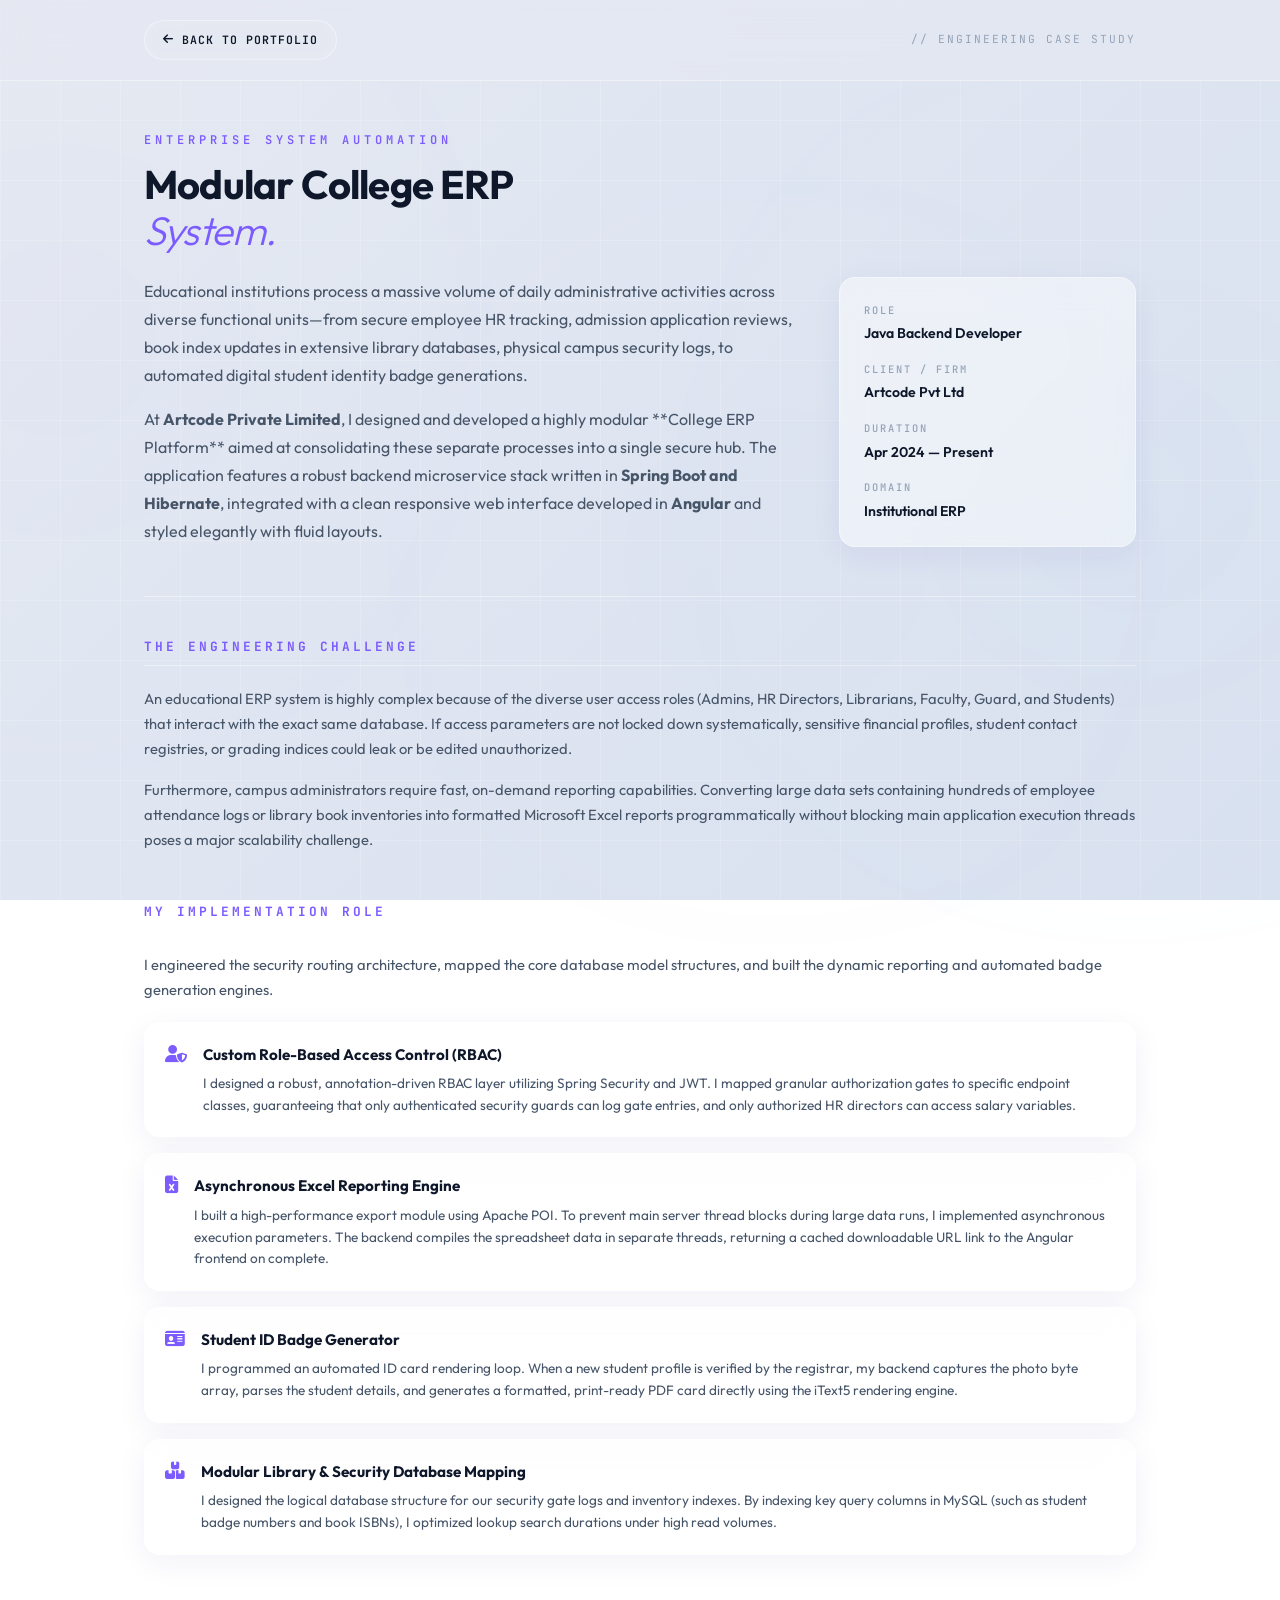
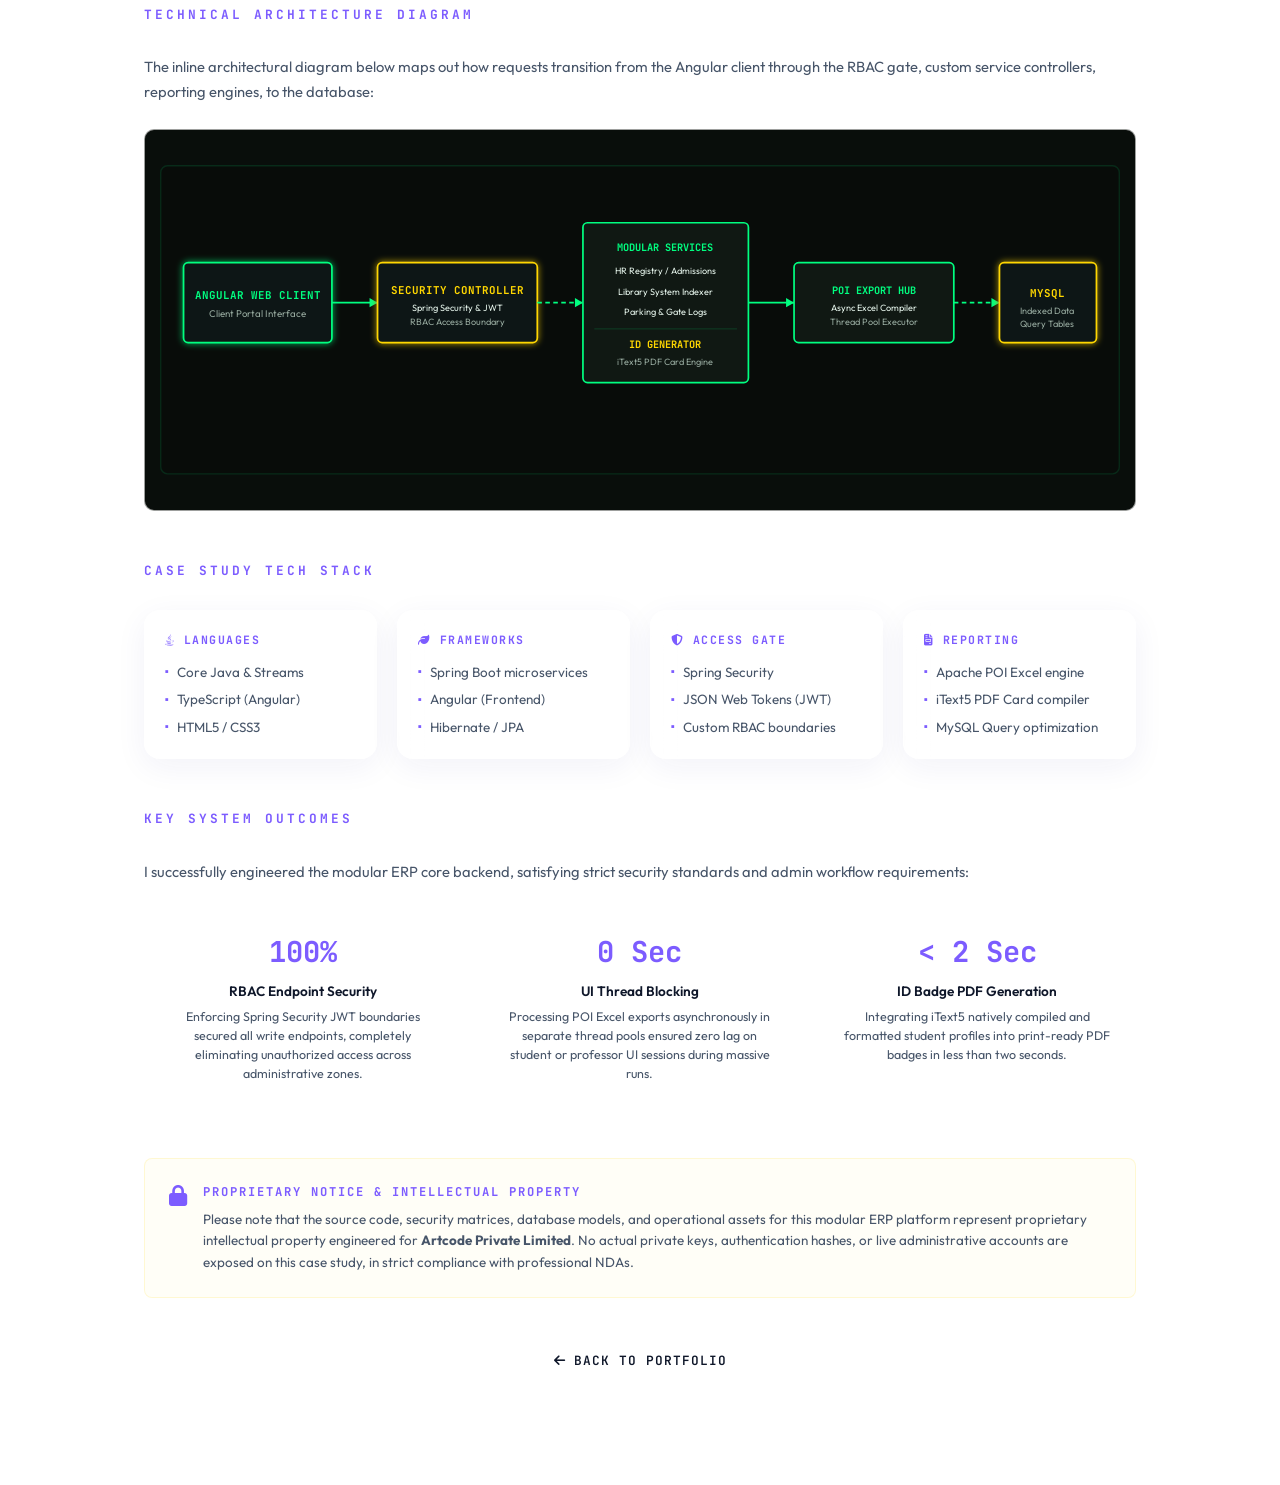
<file: college-erp.html>
<!DOCTYPE html>
<html lang="en">
<head>
      <script>
    (function() {
      const saved = localStorage.getItem('theme');
      const systemDark = window.matchMedia('(prefers-color-scheme: dark)').matches;
      const initial = saved || (systemDark ? 'dark' : 'light');
      document.documentElement.setAttribute('data-theme', initial);
    })();

    // Parallax Scroll Control
    const spaceMidLayer = document.querySelector('.space-mid-layer');

    function handleParallax() {
      const scrollY = window.scrollY;
      if (window.innerWidth >= 768) {
        if (spaceMidLayer) {
          spaceMidLayer.style.transform = 'translateY(' + (-scrollY * 0.1) + 'px)';
        }
      } else {
        if (spaceMidLayer) spaceMidLayer.style.transform = '';
      }
    }

    let parallaxTicking = false;
    window.addEventListener('scroll', () => {
      if (!parallaxTicking) {
        window.requestAnimationFrame(() => {
          handleParallax();
          parallaxTicking = false;
        });
        parallaxTicking = true;
      }
    });
  </script>



  <meta charset="UTF-8">
  <meta http-equiv="X-UA-Compatible" content="IE=edge">
  <meta name="viewport" content="width=device-width, initial-scale=1.0">

  <!-- SEO Meta Tags -->
  <meta name="keywords" content="Jitendra Dhamdhere, Case Study, College ERP, Java Developer, Spring Boot, Angular, MySQL, RBAC, Institutional ERP">
  <meta name="description" content="Engineering Case Study: College ERP System designed by Java Backend Developer Jitendra Dhamdhere for Artcode Pvt Ltd.">
  <meta name="author" content="Jitendra Dhamdhere">
  <meta name="robots" content="index, follow">
  <meta name="theme-color" content="#01020a">
  <link rel="canonical" href="https://jitendradhamdhere.github.io/portfolio/college-erp.html">

  <!-- Open Graph Meta Tags -->
  <meta property="og:title" content="Case Study: College ERP System | Jitendra Dhamdhere">
  <meta property="og:description" content="Engineering Case Study: College ERP System designed by Java Backend Developer Jitendra Dhamdhere for Artcode Pvt Ltd.">
  <meta property="og:image" content="https://jitendradhamdhere.github.io/portfolio/assets/images/projects/clgdata.webp">
  <meta property="og:url" content="https://jitendradhamdhere.github.io/portfolio/college-erp.html">
  <meta property="og:type" content="article">
  <meta property="og:site_name" content="Jitendra Dhamdhere Portfolio">

  <!-- Twitter Card Meta Tags -->
  <meta name="twitter:card" content="summary_large_image">
  <meta name="twitter:title" content="Case Study: College ERP System | Jitendra Dhamdhere">
  <meta name="twitter:description" content="Engineering Case Study: College ERP System designed by Java Backend Developer Jitendra Dhamdhere for Artcode Pvt Ltd.">
  <meta name="twitter:image" content="https://jitendradhamdhere.github.io/portfolio/assets/images/projects/clgdata.webp">

  <!-- Title -->
  <title>Case Study: College ERP System | Jitendra Dhamdhere</title>

  <!-- Favicon -->
  <link rel="icon" id="favicon" type="image/svg+xml" href="./assets/images/favicon.svg">
  <link rel="alternate icon" type="image/png" sizes="32x32" href="./assets/images/favicon-32x32.png">
  <link rel="alternate icon" type="image/png" sizes="16x16" href="./assets/images/favicon-16x16.png">
  <link rel="apple-touch-icon" sizes="180x180" href="./assets/images/apple-touch-icon.png">

  <!-- Fonts -->
  <link rel="preconnect" href="https://fonts.googleapis.com">
  <link rel="preconnect" href="https://fonts.gstatic.com" crossorigin>
  <link href="https://fonts.googleapis.com/css2?family=JetBrains+Mono:wght@300;400;500;600;700&family=Outfit:wght@300;400;500;600;700&display=swap" rel="stylesheet">

  <!-- Font Awesome Icons -->
  <link rel="stylesheet" href="https://cdnjs.cloudflare.com/ajax/libs/font-awesome/6.5.1/css/all.min.css">

  <style>
    /* ═══════════════════════════════════════════
       CASE STUDY CUSTOM CSS (Slate & Emerald)
       ═══════════════════════════════════════════ */
                :root {
      --bg: #01020a;
      --bg-panel: rgba(255, 255, 255, 0.05);
      --surface: rgba(255, 255, 255, 0.07);
      --border: rgba(255, 255, 255, 0.1);
      --border-dark: rgba(255, 255, 255, 0.18);
      --border-glass: rgba(255, 255, 255, 0.12);
      
      --green: #5ec8ff;
      --green-dark: #7c5cff;
      --amber: #00e5ff;
      --amber-dark: #7c5cff;
      
      --text: #f1f5f9;
      --muted: #94a3b8;
      --dim: #64748b;
      
      --sans: 'Poppins', 'Outfit', sans-serif;
      --code: 'JetBrains Mono', monospace;

      --backdrop-blur: blur(18px);
      --box-shadow-glass: 0 8px 32px 0 rgba(0, 0, 0, 0.45);
      --bg-navbar: rgba(1, 2, 10, 0.65);
    }

    [data-theme="light"] {
      --bg: #e5e9f2;
      --bg-panel: rgba(255, 255, 255, 0.45);
      --surface: rgba(255, 255, 255, 0.65);
      --border: rgba(255, 255, 255, 0.4);
      --border-dark: rgba(255, 255, 255, 0.6);
      --border-glass: rgba(255, 255, 255, 0.4);
      
      --green: #7c5cff;
      --green-dark: #5ec8ff;
      --amber: #7c5cff;
      --amber-dark: #5ec8ff;
      
      --text: #0f172a;
      --muted: #475569;
      --dim: #94a3b8;

      --backdrop-blur: blur(18px);
      --box-shadow-glass: 0 8px 32px 0 rgba(31, 38, 135, 0.06);
      --bg-navbar: rgba(229, 233, 242, 0.65);
    }

    * {
      box-sizing: border-box;
      margin: 0;
      padding: 0;
    }

    html {
      scroll-behavior: smooth;
    }

            body {
      background: linear-gradient(135deg, #01020a 0%, #03040e 50%, #060915 100%);
      background-attachment: fixed;
      color: var(--text);
      font-family: var(--sans);
      line-height: 1.6;
      overflow-x: hidden;
      padding-bottom: 80px;
    }
    [data-theme="light"] body {
      background: linear-gradient(135deg, #e5e9f2 0%, #d8e1f0 100%);
      background-attachment: fixed;
    }
    [data-theme="light"] body {
      background: linear-gradient(135deg, #e5e9f2 0%, #d8e1f0 100%);
      background-attachment: fixed;
    }

    /* Background Geometric Grid Accents */
    body::before {
      content: '';
      position: fixed;
      inset: 0;
      z-index: -1;
      background-image: 
        linear-gradient(var(--border) 1px, transparent 1px),
        linear-gradient(90deg, var(--border) 1px, transparent 1px);
      background-size: 60px 60px;
      opacity: 0.45;
      pointer-events: none;
    }

    .container {
      max-width: 1040px;
      margin: 0 auto;
      padding: 0 24px;
    }

    /* ─── HEADER / ACTION BAR ─── */
    .top-bar {
      padding: 20px 0;
      display: flex;
      justify-content: space-between;
      align-items: center;
      border-bottom: 1px solid var(--border);
      background: rgba(5, 8, 6, 0.85);
      backdrop-filter: blur(12px);
      position: sticky;
      top: 0;
      z-index: 100;
    }

    .btn-back {
      display: inline-flex;
      align-items: center;
      gap: 8px;
      padding: 10px 18px;
      font-family: var(--code);
      font-size: 0.72rem;
      font-weight: 600;
      text-transform: uppercase;
      letter-spacing: 1px;
      border: 1px solid var(--border-dark);
      border-radius: 6px;
      cursor: pointer;
      text-decoration: none;
      color: var(--muted);
      transition: all 0.25s ease;
      background: transparent;
    }

    .btn-back:hover {
      border-color: var(--green);
      color: var(--green);
      background: rgba(0, 255, 128, 0.04);
      transform: translateX(-2px);
    }

    .top-meta {
      font-family: var(--code);
      font-size: 0.7rem;
      color: var(--dim);
      text-transform: uppercase;
      letter-spacing: 2px;
    }

    /* ─── HERO HEADER ─── */
    .hero-header {
      padding: 50px 0 35px;
      border-bottom: 1px solid var(--border);
      margin-bottom: 40px;
    }

    .eyebrow {
      font-family: var(--code);
      font-size: 0.75rem;
      color: var(--green);
      text-transform: uppercase;
      letter-spacing: 4px;
      margin-bottom: 10px;
      display: block;
      font-weight: 600;
    }

    .hero-title h1 {
      font-size: 2.5rem;
      font-weight: 700;
      letter-spacing: -0.02em;
      line-height: 1.15;
      color: var(--text);
      margin-bottom: 24px;
    }

    .hero-title h1 span {
      color: var(--green);
      font-style: italic;
      font-weight: 300;
    }

    /* Grid Layout for Metadata and Core Summary */
    .meta-overview-grid {
      display: grid;
      grid-template-columns: 2.2fr 1fr;
      gap: 40px;
      align-items: start;
    }

    .overview-text {
      font-size: 1rem;
      color: var(--muted);
      line-height: 1.75;
    }

    .overview-text p {
      margin-bottom: 16px;
    }

    /* Metadata Panel Card */
    .metadata-card {
      background: var(--bg-panel);
      border: 1px solid var(--border-dark);
      border-radius: 8px;
      padding: 24px;
      display: flex;
      flex-direction: column;
      gap: 16px;
    }

    .meta-item {
      display: flex;
      flex-direction: column;
      gap: 4px;
    }

    .meta-label {
      font-family: var(--code);
      font-size: 0.65rem;
      color: var(--dim);
      text-transform: uppercase;
      letter-spacing: 2px;
      font-weight: 500;
    }

    .meta-value {
      font-size: 0.88rem;
      color: var(--text);
      font-weight: 600;
    }

    .meta-value span {
      color: var(--green);
    }

    /* ─── CASE STUDY SECTIONS ─── */
    .case-section {
      margin-bottom: 50px;
    }

    .section-title {
      font-family: var(--code);
      font-size: 0.8rem;
      color: var(--green);
      text-transform: uppercase;
      letter-spacing: 3px;
      border-bottom: 1px solid var(--border);
      padding-bottom: 8px;
      margin-bottom: 20px;
      font-weight: 700;
    }

    .section-text {
      font-size: 0.92rem;
      color: var(--muted);
      line-height: 1.7;
      margin-bottom: 16px;
    }

    /* Key Implementation Bullets */
    .implementation-list {
      list-style: none;
      display: flex;
      flex-direction: column;
      gap: 16px;
      margin-top: 20px;
    }

    .implementation-item {
      background: var(--bg-panel);
      border: 1px solid var(--border);
      border-radius: 8px;
      padding: 20px;
      display: grid;
      grid-template-columns: auto 1fr;
      gap: 16px;
      align-items: start;
      transition: border-color 0.25s ease;
    }

    .implementation-item:hover {
      border-color: rgba(0, 255, 128, 0.2);
    }

    .item-icon {
      color: var(--green);
      font-size: 1.1rem;
      margin-top: 2px;
    }

    .item-title {
      font-size: 0.95rem;
      font-weight: 700;
      color: var(--text);
      margin-bottom: 6px;
    }

    .item-desc {
      font-size: 0.85rem;
      color: var(--muted);
      line-height: 1.6;
    }

    /* ─── SVG ARCHITECTURE DIAGRAM ─── */
    .diagram-container {
      background: #090e0b;
      border: 1px solid var(--border-dark);
      border-radius: 10px;
      padding: 30px 10px;
      display: flex;
      justify-content: center;
      align-items: center;
      margin: 25px 0;
      overflow-x: auto;
    }

    .diagram-container svg {
      max-width: 100%;
      min-width: 800px;
      height: auto;
    }

    /* ─── TECH STACK GRID ─── */
    .tech-grid {
      display: grid;
      grid-template-columns: repeat(auto-fit, minmax(220px, 1fr));
      gap: 20px;
    }

    .tech-card {
      background: var(--bg-panel);
      border: 1px solid var(--border);
      border-radius: 8px;
      padding: 20px;
      transition: transform 0.2s ease, border-color 0.2s ease;
    }

    .tech-card:hover {
      border-color: rgba(0, 255, 128, 0.16);
      transform: translateY(-2px);
    }

    .tech-header {
      font-family: var(--code);
      font-size: 0.72rem;
      color: var(--green);
      text-transform: uppercase;
      letter-spacing: 1.5px;
      margin-bottom: 12px;
      font-weight: 700;
      display: flex;
      align-items: center;
      gap: 8px;
    }

    .tech-bullets {
      list-style: none;
      display: flex;
      flex-direction: column;
      gap: 6px;
    }

    .tech-bullets li {
      font-size: 0.84rem;
      color: var(--muted);
      display: flex;
      align-items: center;
      gap: 8px;
    }

    .tech-bullets li::before {
      content: '▪';
      color: var(--green);
      font-size: 0.7rem;
    }

    /* ─── KEY OUTCOMES ─── */
    .outcome-grid {
      display: grid;
      grid-template-columns: repeat(3, 1fr);
      gap: 20px;
      margin-top: 20px;
    }

    .outcome-card {
      background: var(--surface);
      border: 1px solid var(--border-dark);
      border-radius: 8px;
      padding: 24px;
      text-align: center;
    }

    .outcome-num {
      font-family: var(--code);
      font-size: 1.8rem;
      font-weight: 700;
      color: var(--green);
      margin-bottom: 6px;
    }

    .outcome-label {
      font-size: 0.85rem;
      color: var(--text);
      font-weight: 600;
      margin-bottom: 6px;
    }

    .outcome-desc {
      font-size: 0.78rem;
      color: var(--muted);
      line-height: 1.5;
    }

    /* ─── PROPRIETARY NOTICE ─── */
    .proprietary-notice {
      background: rgba(255, 215, 0, 0.03);
      border: 1px solid rgba(255, 215, 0, 0.15);
      border-radius: 8px;
      padding: 24px;
      margin-top: 40px;
      display: flex;
      align-items: flex-start;
      gap: 16px;
    }

    .notice-icon {
      color: var(--amber);
      font-size: 1.3rem;
      margin-top: 2px;
    }

    .notice-title {
      font-family: var(--code);
      font-size: 0.76rem;
      color: var(--amber);
      text-transform: uppercase;
      letter-spacing: 2px;
      font-weight: 700;
      margin-bottom: 6px;
    }

    .notice-text {
      font-size: 0.84rem;
      color: var(--muted);
      line-height: 1.6;
    }

    /* ─── RESPONSIVE STYLING ─── */
    @media (max-width: 860px) {
      .meta-overview-grid {
        grid-template-columns: 1fr;
        gap: 30px;
      }
      
      .metadata-card {
        flex-direction: row;
        flex-wrap: wrap;
        gap: 20px 40px;
      }
    }

    @media (max-width: 680px) {
      .hero-title h1 {
        font-size: 2rem;
      }

      .outcome-grid {
        grid-template-columns: 1fr;
        gap: 16px;
      }

      .metadata-card {
        flex-direction: column;
        gap: 16px;
      }
    }
  
    
    [data-theme="light"] .btn-back:hover {
      color: #ffffff !important;
      background: var(--green) !important;
    }

    
    [data-theme="light"] .btn-back:hover {
      color: #ffffff !important;
      background: var(--green) !important;
    }



    .space-mid-layer {
      position: fixed;
      inset: 0;
      width: 100vw;
      height: 100vh;
      z-index: -2;
      pointer-events: none;
      will-change: transform;
    }

    .space-nebula {
      position: absolute;
      border-radius: 50%;
      filter: blur(130px);
      opacity: 0.07;
      mix-blend-mode: screen;
      will-change: transform;
      transition: background 1.5s ease, opacity 0.5s ease;
    }
    [data-theme="light"] .space-nebula {
      opacity: 0.02;
      mix-blend-mode: multiply;
      filter: blur(105px);
    }
    .space-nebula.orb-1 {
      width: 500px;
      height: 500px;
      background: radial-gradient(circle, var(--green) 0%, transparent 70%);
      top: 10%;
      left: -15%;
    }
    .space-nebula.orb-2 {
      width: 550px;
      height: 550px;
      background: radial-gradient(circle, var(--green-dark) 0%, transparent 70%);
      bottom: 15%;
      right: -10%;
    }
    .space-nebula.orb-3 {
      width: 400px;
      height: 400px;
      background: radial-gradient(circle, var(--green) 0%, transparent 70%);
      top: 40%;
      left: 45%;
    }

    /* Unified Glassmorphic cards overrides */
    .metadata-card, .implementation-item, .tech-card {
      background: var(--bg-panel) !important;
      backdrop-filter: var(--backdrop-blur) !important;
      -webkit-backdrop-filter: var(--backdrop-blur) !important;
      border: 1px solid var(--border-glass) !important;
      border-radius: 16px !important;
      box-shadow: var(--box-shadow-glass) !important;
      transition: all 0.3s cubic-bezier(0.4, 0, 0.2, 1) !important;
    }
    .metadata-card:hover, .implementation-item:hover, .tech-card:hover {
      background: var(--surface) !important;
      border-color: var(--green) !important;
      transform: translateY(-3px) !important;
      box-shadow: 0 8px 32px 0 rgba(94, 200, 255, 0.12) !important;
    }
    [data-theme="light"] .metadata-card:hover, [data-theme="light"] .implementation-item:hover, [data-theme="light"] .tech-card:hover {
      box-shadow: 0 8px 32px 0 rgba(124, 92, 255, 0.1) !important;
    }

    /* Header top-bar & back button modifications */
    .top-bar {
      background: var(--bg-navbar) !important;
      border-bottom: 1px solid var(--border-glass) !important;
      backdrop-filter: var(--backdrop-blur) !important;
      -webkit-backdrop-filter: var(--backdrop-blur) !important;
      transition: background 0.3s ease;
    }
    .btn-back {
      border-radius: 50px !important;
      border: 1px solid var(--border-glass) !important;
      background: rgba(255, 255, 255, 0.03) !important;
      color: var(--text) !important;
      backdrop-filter: blur(8px);
      -webkit-backdrop-filter: blur(8px);
      transition: all 0.3s cubic-bezier(0.4, 0, 0.2, 1) !important;
    }
    .btn-back:hover {
      border-color: var(--green) !important;
      color: #ffffff !important;
      background: var(--green) !important;
    }
    [data-theme="light"] .btn-back:hover {
      color: #ffffff !important;
      background: var(--green) !important;
    }
</style>
</head>
<body>

  <div class="space-mid-layer">
    <div class="space-nebula orb-1"></div>
    <div class="space-nebula orb-2"></div>
    <div class="space-nebula orb-3"></div>
  </div>

  </div>



  <!-- Top Navigation / Action Bar -->
  <header class="top-bar">
    <nav class="container" style="display: flex; justify-content: space-between; align-items: center; width: 100%;" aria-label="Back Navigation">
      <a href="./index.html#projects" class="btn-back">
        <i class="fas fa-arrow-left"></i> Back to Portfolio
      </a>
      <span class="top-meta">// Engineering Case Study</span>
    </nav>
  </header>

  <main class="container">
    
    <!-- Hero Title Block -->
    <header class="hero-header">
      <span class="eyebrow">ENTERPRISE SYSTEM AUTOMATION</span>
      <div class="hero-title">
        <h1>Modular College ERP<br><span>System.</span></h1>
      </div>

      <!-- Overview and Meta Grid -->
      <div class="meta-overview-grid">
        <div class="overview-text">
          <p>
            Educational institutions process a massive volume of daily administrative activities across diverse functional units—from secure employee HR tracking, admission application reviews, book index updates in extensive library databases, physical campus security logs, to automated digital student identity badge generations.
          </p>
          <p>
            At <strong>Artcode Private Limited</strong>, I designed and developed a highly modular **College ERP Platform** aimed at consolidating these separate processes into a single secure hub. The application features a robust backend microservice stack written in <strong>Spring Boot and Hibernate</strong>, integrated with a clean responsive web interface developed in <strong>Angular</strong> and styled elegantly with fluid layouts.
          </p>
        </div>

        <aside class="metadata-card">
          <div class="meta-item">
            <span class="meta-label">Role</span>
            <span class="meta-value">Java Backend Developer</span>
          </div>
          <div class="meta-item">
            <span class="meta-label">Client / Firm</span>
            <span class="meta-value">Artcode Pvt Ltd</span>
          </div>
          <div class="meta-item">
            <span class="meta-label">Duration</span>
            <span class="meta-value">Apr 2024 — Present</span>
          </div>
          <div class="meta-item">
            <span class="meta-label">Domain</span>
            <span class="meta-value">Institutional ERP</span>
          </div>
        </aside>
      </div>
    </header>

    <!-- The Problem Section -->
    <section class="case-section">
      <h2 class="section-title">The Engineering Challenge</h2>
      <p class="section-text">
        An educational ERP system is highly complex because of the diverse user access roles (Admins, HR Directors, Librarians, Faculty, Guard, and Students) that interact with the exact same database. If access parameters are not locked down systematically, sensitive financial profiles, student contact registries, or grading indices could leak or be edited unauthorized.
      </p>
      <p class="section-text">
        Furthermore, campus administrators require fast, on-demand reporting capabilities. Converting large data sets containing hundreds of employee attendance logs or library book inventories into formatted Microsoft Excel reports programmatically without blocking main application execution threads poses a major scalability challenge.
      </p>
    </section>

    <!-- My Role Section -->
    <section class="case-section">
      <h2 class="section-title">My Implementation Role</h2>
      <p class="section-text">
        I engineered the security routing architecture, mapped the core database model structures, and built the dynamic reporting and automated badge generation engines.
      </p>

      <ul class="implementation-list">
        
        <li class="implementation-item">
          <i class="fas fa-user-shield item-icon"></i>
          <div>
            <h3 class="item-title">Custom Role-Based Access Control (RBAC)</h3>
            <p class="item-desc">
              I designed a robust, annotation-driven RBAC layer utilizing Spring Security and JWT. I mapped granular authorization gates to specific endpoint classes, guaranteeing that only authenticated security guards can log gate entries, and only authorized HR directors can access salary variables.
            </p>
          </div>
        </li>

        <li class="implementation-item">
          <i class="fas fa-file-excel item-icon"></i>
          <div>
            <h3 class="item-title">Asynchronous Excel Reporting Engine</h3>
            <p class="item-desc">
              I built a high-performance export module using Apache POI. To prevent main server thread blocks during large data runs, I implemented asynchronous execution parameters. The backend compiles the spreadsheet data in separate threads, returning a cached downloadable URL link to the Angular frontend on complete.
            </p>
          </div>
        </li>

        <li class="implementation-item">
          <i class="fas fa-id-card item-icon"></i>
          <div>
            <h3 class="item-title">Student ID Badge Generator</h3>
            <p class="item-desc">
              I programmed an automated ID card rendering loop. When a new student profile is verified by the registrar, my backend captures the photo byte array, parses the student details, and generates a formatted, print-ready PDF card directly using the iText5 rendering engine.
            </p>
          </div>
        </li>

        <li class="implementation-item">
          <i class="fas fa-boxes item-icon"></i>
          <div>
            <h3 class="item-title">Modular Library &amp; Security Database Mapping</h3>
            <p class="item-desc">
              I designed the logical database structure for our security gate logs and inventory indexes. By indexing key query columns in MySQL (such as student badge numbers and book ISBNs), I optimized lookup search durations under high read volumes.
            </p>
          </div>
        </li>
      </ul>
    </section>

    <!-- Architecture Diagram Section -->
    <section class="case-section">
      <h2 class="section-title">Technical Architecture Diagram</h2>
      <p class="section-text">
        The inline architectural diagram below maps out how requests transition from the Angular client through the RBAC gate, custom service controllers, reporting engines, to the database:
      </p>

      <!-- SVG Architectural Flowchart -->
      <div class="diagram-container">
        <svg xmlns="http://www.w3.org/2000/svg" viewBox="0 0 850 280" role="img" aria-label="College ERP System Architecture Diagram">
          <title>College ERP System Architecture Diagram</title>
          <desc>Visualizes the modular layout of the College ERP system, routing requests from the Angular web client through the Spring Security gate to modular backend services (Admissions, HR, Library, Gate loggers), utilizing iText5 for ID card PDF prints, and writing optimized records to index-tuned MySQL databases.</desc>
          <defs>
            <filter id="glow" x="-20%" y="-20%" width="140%" height="140%">
              <feGaussianBlur stdDeviation="3" result="blur" />
              <feComposite in="SourceGraphic" in2="blur" operator="over" />
            </filter>
          </defs>
          
          <!-- Outer border -->
          <rect x="5" y="5" width="840" height="270" rx="6" fill="#080c09" stroke="#00ff80" stroke-width="1.2" stroke-opacity="0.12"/>
          
          <!-- Step 1: Angular Client -->
          <rect x="25" y="90" width="130" height="70" rx="4" fill="#101813" stroke="#00ff80" stroke-width="1.5" filter="url(#glow)"/>
          <text x="90" y="122" fill="#00ff80" font-family="JetBrains Mono" font-size="9.5" font-weight="700" text-anchor="middle">ANGULAR WEB CLIENT</text>
          <text x="90" y="138" fill="#96a99e" font-family="Outfit" font-size="8.5" text-anchor="middle">Client Portal Interface</text>
          
          <!-- Arrow 1 -->
          <path d="M 155 125 L 195 125" fill="none" stroke="#00ff80" stroke-width="1.5"/>
          <polygon points="195,125 188,121 188,129" fill="#00ff80"/>
          
          <!-- Step 2: RBAC Security Gate -->
          <rect x="195" y="90" width="140" height="70" rx="4" fill="#101813" stroke="#ffd700" stroke-width="1.5" filter="url(#glow)"/>
          <text x="265" y="117" fill="#ffd700" font-family="JetBrains Mono" font-size="9.5" font-weight="700" text-anchor="middle">SECURITY CONTROLLER</text>
          <text x="265" y="132" fill="#e6f5ec" font-family="Outfit" font-size="8" text-anchor="middle">Spring Security &amp; JWT</text>
          <text x="265" y="145" fill="#96a99e" font-family="Outfit" font-size="8" text-anchor="middle">RBAC Access Boundary</text>
          
          <!-- Arrow 2 -->
          <path d="M 335 125 L 375 125" fill="none" stroke="#00ff80" stroke-width="1.5" stroke-dasharray="4,3"/>
          <polygon points="375,125 368,121 368,129" fill="#00ff80"/>
          
          <!-- Step 3: Modules Routing -->
          <rect x="375" y="55" width="145" height="140" rx="4" fill="#101813" stroke="#00ff80" stroke-width="1.5"/>
          <text x="447" y="80" fill="#00ff80" font-family="JetBrains Mono" font-size="9" font-weight="700" text-anchor="middle">MODULAR SERVICES</text>
          <text x="447" y="100" fill="#e6f5ec" font-family="Outfit" font-size="8" text-anchor="middle">HR Registry / Admissions</text>
          <text x="447" y="118" fill="#e6f5ec" font-family="Outfit" font-size="8" text-anchor="middle">Library System Indexer</text>
          <text x="447" y="136" fill="#e6f5ec" font-family="Outfit" font-size="8" text-anchor="middle">Parking &amp; Gate Logs</text>
          <line x1="385" y1="148" x2="510" y2="148" stroke="#00ff80" stroke-width="0.7" stroke-opacity="0.2"/>
          <text x="447" y="165" fill="#ffd700" font-family="JetBrains Mono" font-size="9" font-weight="700" text-anchor="middle">ID GENERATOR</text>
          <text x="447" y="180" fill="#96a99e" font-family="Outfit" font-size="8" text-anchor="middle">iText5 PDF Card Engine</text>
          
          <!-- Arrow 3 -->
          <path d="M 520 125 L 560 125" fill="none" stroke="#00ff80" stroke-width="1.5"/>
          <polygon points="560,125 553,121 553,129" fill="#00ff80"/>
          
          <!-- Step 4: Export Engine -->
          <rect x="560" y="90" width="140" height="70" rx="4" fill="#101813" stroke="#00ff80" stroke-width="1.5"/>
          <text x="630" y="117" fill="#00ff80" font-family="JetBrains Mono" font-size="9" font-weight="700" text-anchor="middle">POI EXPORT HUB</text>
          <text x="630" y="132" fill="#e6f5ec" font-family="Outfit" font-size="8" text-anchor="middle">Async Excel Compiler</text>
          <text x="630" y="145" fill="#96a99e" font-family="Outfit" font-size="8" text-anchor="middle">Thread Pool Executor</text>
          
          <!-- Arrow 4 -->
          <path d="M 700 125 L 740 125" fill="none" stroke="#00ff80" stroke-width="1.5" stroke-dasharray="4,3"/>
          <polygon points="740,125 733,121 733,129" fill="#00ff80"/>
          
          <!-- Step 5: MySQL Database -->
          <rect x="740" y="90" width="85" height="70" rx="4" fill="#101813" stroke="#ffd700" stroke-width="1.5" filter="url(#glow)"/>
          <text x="782" y="120" fill="#ffd700" font-family="JetBrains Mono" font-size="9.5" font-weight="700" text-anchor="middle">MYSQL</text>
          <text x="782" y="135" fill="#96a99e" font-family="Outfit" font-size="8" text-anchor="middle">Indexed Data</text>
          <text x="782" y="146" fill="#96a99e" font-family="Outfit" font-size="8" text-anchor="middle">Query Tables</text>
        </svg>
      </div>
    </section>

    <!-- Tech Stack Grid Section -->
    <section class="case-section">
      <h2 class="section-title">Case Study Tech Stack</h2>
      
      <div class="tech-grid">
        <!-- Java -->
        <div class="tech-card">
          <div class="tech-header"><i class="fab fa-java"></i> Languages</div>
          <ul class="tech-bullets">
            <li>Core Java &amp; Streams</li>
            <li>TypeScript (Angular)</li>
            <li>HTML5 / CSS3</li>
          </ul>
        </div>

        <!-- Spring -->
        <div class="tech-card">
          <div class="tech-header"><i class="fas fa-leaf"></i> Frameworks</div>
          <ul class="tech-bullets">
            <li>Spring Boot microservices</li>
            <li>Angular (Frontend)</li>
            <li>Hibernate / JPA</li>
          </ul>
        </div>

        <!-- Security -->
        <div class="tech-card">
          <div class="tech-header"><i class="fas fa-shield-alt"></i> Access Gate</div>
          <ul class="tech-bullets">
            <li>Spring Security</li>
            <li>JSON Web Tokens (JWT)</li>
            <li>Custom RBAC boundaries</li>
          </ul>
        </div>

        <!-- Compilers -->
        <div class="tech-card">
          <div class="tech-header"><i class="fas fa-file-invoice"></i> Reporting</div>
          <ul class="tech-bullets">
            <li>Apache POI Excel engine</li>
            <li>iText5 PDF Card compiler</li>
            <li>MySQL Query optimization</li>
          </ul>
        </div>
      </div>
    </section>

    <!-- Key Outcomes Section -->
    <section class="case-section">
      <h2 class="section-title">Key System Outcomes</h2>
      <p class="section-text">
        I successfully engineered the modular ERP core backend, satisfying strict security standards and admin workflow requirements:
      </p>

      <div class="outcome-grid">
        <div class="outcome-card">
          <div class="outcome-num">100%</div>
          <div class="outcome-label">RBAC Endpoint Security</div>
          <p class="outcome-desc">Enforcing Spring Security JWT boundaries secured all write endpoints, completely eliminating unauthorized access across administrative zones.</p>
        </div>
        <div class="outcome-card">
          <div class="outcome-num">0 Sec</div>
          <div class="outcome-label">UI Thread Blocking</div>
          <p class="outcome-desc">Processing POI Excel exports asynchronously in separate thread pools ensured zero lag on student or professor UI sessions during massive runs.</p>
        </div>
        <div class="outcome-card">
          <div class="outcome-num">&lt; 2 Sec</div>
          <div class="outcome-label">ID Badge PDF Generation</div>
          <p class="outcome-desc">Integrating iText5 natively compiled and formatted student profiles into print-ready PDF badges in less than two seconds.</p>
        </div>
      </div>
    </section>

    <!-- Proprietary Notice -->
    <footer class="proprietary-notice">
      <i class="fas fa-lock notice-icon"></i>
      <div>
        <h4 class="notice-title">Proprietary Notice &amp; Intellectual Property</h4>
        <p class="notice-text">
          Please note that the source code, security matrices, database models, and operational assets for this modular ERP platform represent proprietary intellectual property engineered for <strong>Artcode Private Limited</strong>. No actual private keys, authentication hashes, or live administrative accounts are exposed on this case study, in strict compliance with professional NDAs.
        </p>
      </div>
    </footer>

    <!-- Back to Portfolio Button at the Bottom -->
    <div style="text-align: center; margin-top: 40px; margin-bottom: 20px;">
      <a href="./index.html#projects" class="btn-back" style="display: inline-flex; align-items: center; gap: 8px; padding: 12px 24px; font-family: var(--code); font-size: 0.8rem;">
        <i class="fas fa-arrow-left"></i> Back to Portfolio
      </a>
    </div>

  </main>
</body>
</html>
</file>
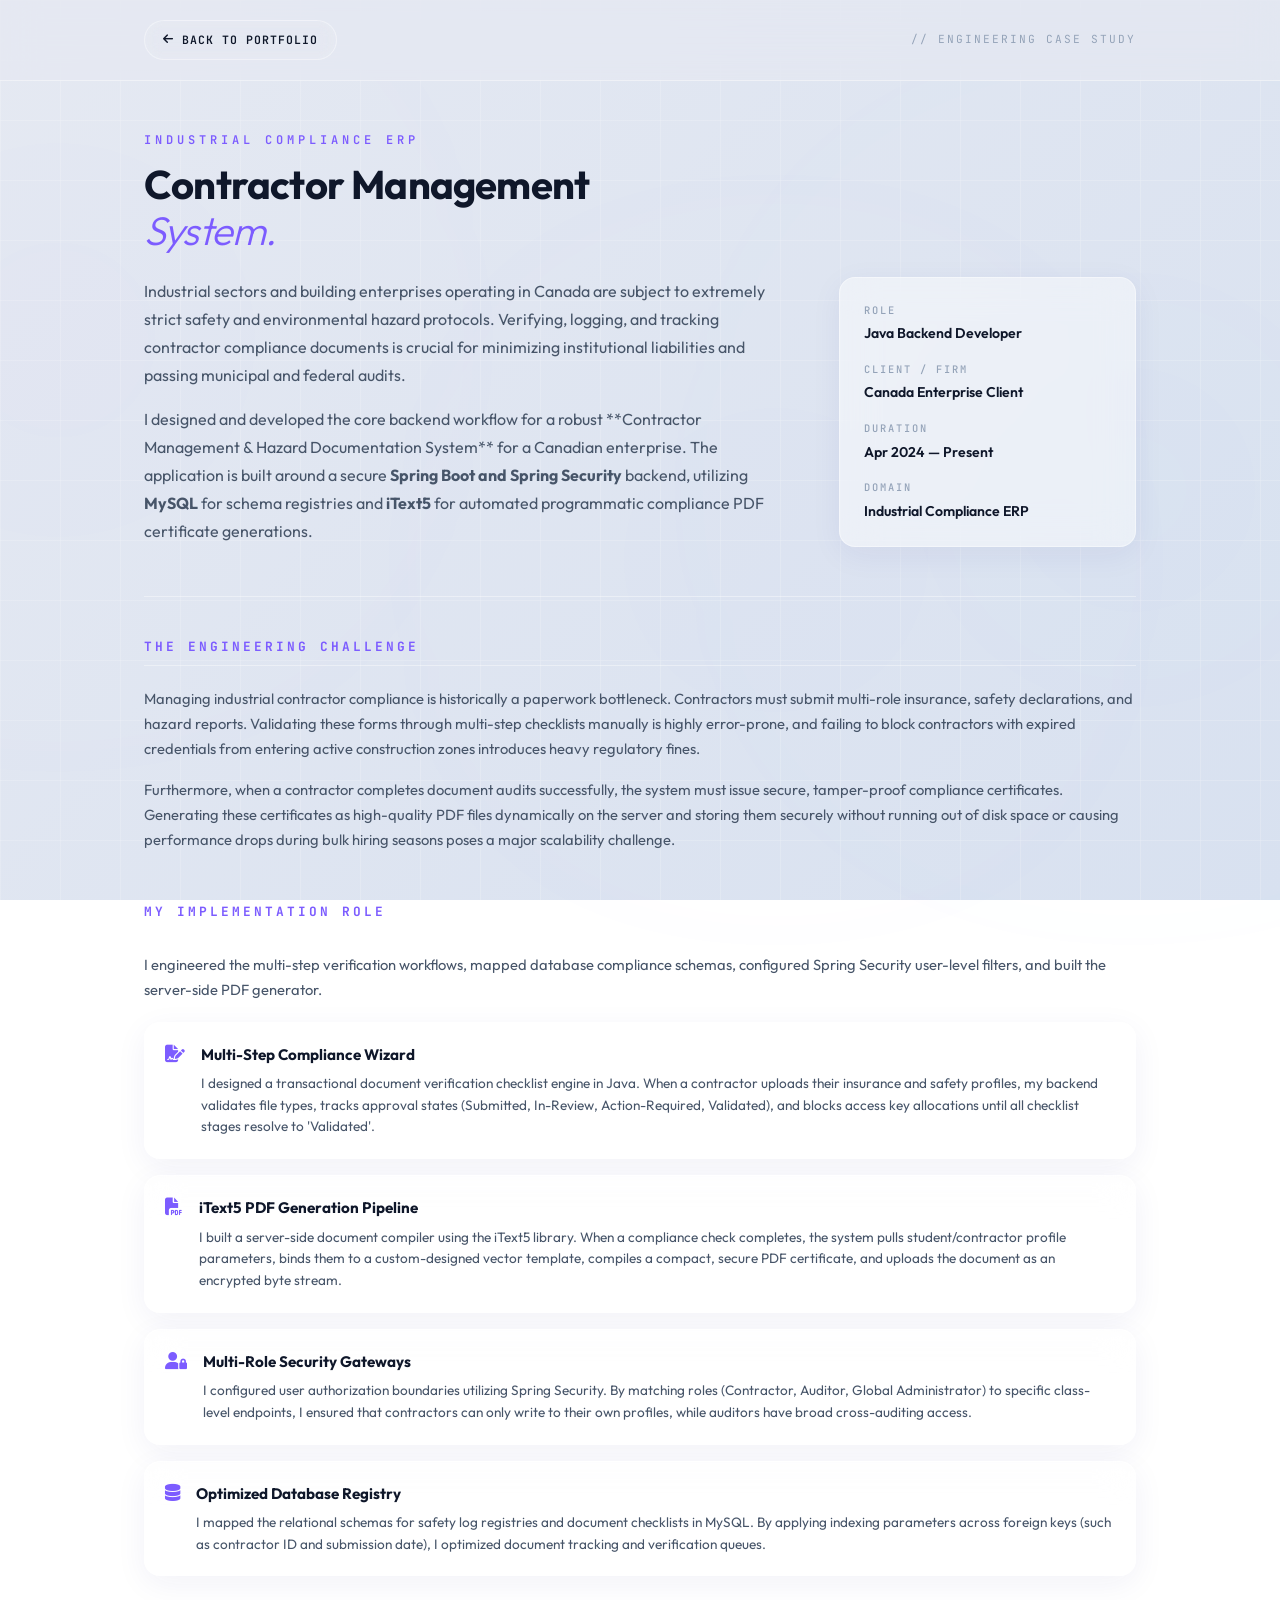
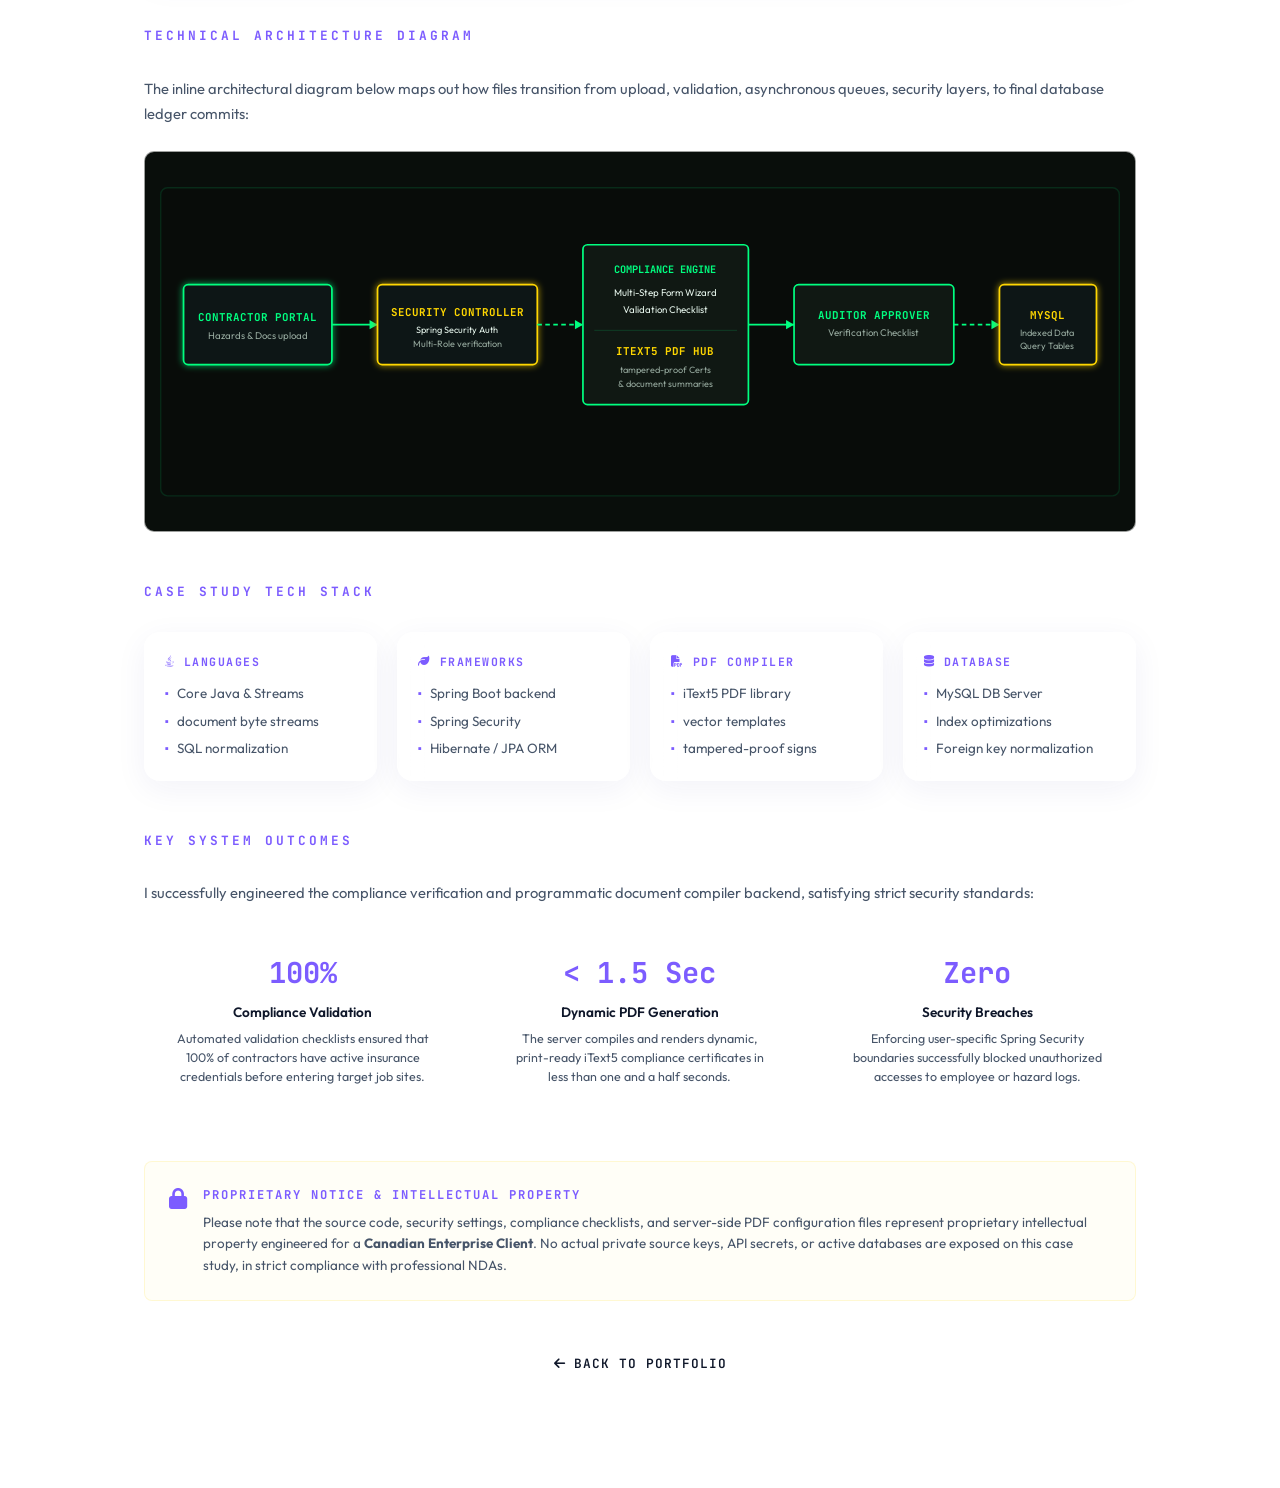
<file: contractor-management.html>
<!DOCTYPE html>
<html lang="en">
<head>
      <script>
    (function() {
      const saved = localStorage.getItem('theme');
      const systemDark = window.matchMedia('(prefers-color-scheme: dark)').matches;
      const initial = saved || (systemDark ? 'dark' : 'light');
      document.documentElement.setAttribute('data-theme', initial);
    })();

    // Parallax Scroll Control
    const spaceMidLayer = document.querySelector('.space-mid-layer');

    function handleParallax() {
      const scrollY = window.scrollY;
      if (window.innerWidth >= 768) {
        if (spaceMidLayer) {
          spaceMidLayer.style.transform = 'translateY(' + (-scrollY * 0.1) + 'px)';
        }
      } else {
        if (spaceMidLayer) spaceMidLayer.style.transform = '';
      }
    }

    let parallaxTicking = false;
    window.addEventListener('scroll', () => {
      if (!parallaxTicking) {
        window.requestAnimationFrame(() => {
          handleParallax();
          parallaxTicking = false;
        });
        parallaxTicking = true;
      }
    });
  </script>



  <meta charset="UTF-8">
  <meta http-equiv="X-UA-Compatible" content="IE=edge">
  <meta name="viewport" content="width=device-width, initial-scale=1.0">

  <!-- SEO Meta Tags -->
  <meta name="keywords" content="Jitendra Dhamdhere, Case Study, Contractor Management, Java Developer, Spring Boot, MySQL, iText5, Industrial Compliance">
  <meta name="description" content="Engineering Case Study: Contractor Management System designed by Java Backend Developer Jitendra Dhamdhere for a Canadian enterprise.">
  <meta name="author" content="Jitendra Dhamdhere">
  <meta name="robots" content="index, follow">
  <meta name="theme-color" content="#01020a">
  <link rel="canonical" href="https://jitendradhamdhere.github.io/portfolio/contractor-management.html">

  <!-- Open Graph Meta Tags -->
  <meta property="og:title" content="Case Study: Contractor Compliance | Jitendra Dhamdhere">
  <meta property="og:description" content="Engineering Case Study: Contractor Management System designed by Java Backend Developer Jitendra Dhamdhere for a Canadian enterprise.">
  <meta property="og:image" content="https://jitendradhamdhere.github.io/portfolio/assets/images/projects/contractor_preview.png">
  <meta property="og:url" content="https://jitendradhamdhere.github.io/portfolio/contractor-management.html">
  <meta property="og:type" content="article">
  <meta property="og:site_name" content="Jitendra Dhamdhere Portfolio">

  <!-- Twitter Card Meta Tags -->
  <meta name="twitter:card" content="summary_large_image">
  <meta name="twitter:title" content="Case Study: Contractor Compliance | Jitendra Dhamdhere">
  <meta name="twitter:description" content="Engineering Case Study: Contractor Management System designed by Java Backend Developer Jitendra Dhamdhere for a Canadian enterprise.">
  <meta name="twitter:image" content="https://jitendradhamdhere.github.io/portfolio/assets/images/projects/contractor_preview.png">

  <!-- Title -->
  <title>Case Study: Contractor Compliance | Jitendra Dhamdhere</title>

  <!-- Favicon -->
  <link rel="icon" id="favicon" type="image/svg+xml" href="./assets/images/favicon.svg">
  <link rel="alternate icon" type="image/png" sizes="32x32" href="./assets/images/favicon-32x32.png">
  <link rel="alternate icon" type="image/png" sizes="16x16" href="./assets/images/favicon-16x16.png">
  <link rel="apple-touch-icon" sizes="180x180" href="./assets/images/apple-touch-icon.png">

  <!-- Fonts -->
  <link rel="preconnect" href="https://fonts.googleapis.com">
  <link rel="preconnect" href="https://fonts.gstatic.com" crossorigin>
  <link href="https://fonts.googleapis.com/css2?family=JetBrains+Mono:wght@300;400;500;600;700&family=Outfit:wght@300;400;500;600;700&display=swap" rel="stylesheet">

  <!-- Font Awesome Icons -->
  <link rel="stylesheet" href="https://cdnjs.cloudflare.com/ajax/libs/font-awesome/6.5.1/css/all.min.css">

  <style>
    /* ═══════════════════════════════════════════
       CASE STUDY CUSTOM CSS (Slate & Emerald)
       ═══════════════════════════════════════════ */
                :root {
      --bg: #01020a;
      --bg-panel: rgba(255, 255, 255, 0.05);
      --surface: rgba(255, 255, 255, 0.07);
      --border: rgba(255, 255, 255, 0.1);
      --border-dark: rgba(255, 255, 255, 0.18);
      --border-glass: rgba(255, 255, 255, 0.12);
      
      --green: #5ec8ff;
      --green-dark: #7c5cff;
      --amber: #00e5ff;
      --amber-dark: #7c5cff;
      
      --text: #f1f5f9;
      --muted: #94a3b8;
      --dim: #64748b;
      
      --sans: 'Poppins', 'Outfit', sans-serif;
      --code: 'JetBrains Mono', monospace;

      --backdrop-blur: blur(18px);
      --box-shadow-glass: 0 8px 32px 0 rgba(0, 0, 0, 0.45);
      --bg-navbar: rgba(1, 2, 10, 0.65);
    }

    [data-theme="light"] {
      --bg: #e5e9f2;
      --bg-panel: rgba(255, 255, 255, 0.45);
      --surface: rgba(255, 255, 255, 0.65);
      --border: rgba(255, 255, 255, 0.4);
      --border-dark: rgba(255, 255, 255, 0.6);
      --border-glass: rgba(255, 255, 255, 0.4);
      
      --green: #7c5cff;
      --green-dark: #5ec8ff;
      --amber: #7c5cff;
      --amber-dark: #5ec8ff;
      
      --text: #0f172a;
      --muted: #475569;
      --dim: #94a3b8;

      --backdrop-blur: blur(18px);
      --box-shadow-glass: 0 8px 32px 0 rgba(31, 38, 135, 0.06);
      --bg-navbar: rgba(229, 233, 242, 0.65);
    }

    * {
      box-sizing: border-box;
      margin: 0;
      padding: 0;
    }

    html {
      scroll-behavior: smooth;
    }

            body {
      background: linear-gradient(135deg, #01020a 0%, #03040e 50%, #060915 100%);
      background-attachment: fixed;
      color: var(--text);
      font-family: var(--sans);
      line-height: 1.6;
      overflow-x: hidden;
      padding-bottom: 80px;
    }
    [data-theme="light"] body {
      background: linear-gradient(135deg, #e5e9f2 0%, #d8e1f0 100%);
      background-attachment: fixed;
    }
    [data-theme="light"] body {
      background: linear-gradient(135deg, #e5e9f2 0%, #d8e1f0 100%);
      background-attachment: fixed;
    }

    /* Background Geometric Grid Accents */
    body::before {
      content: '';
      position: fixed;
      inset: 0;
      z-index: -1;
      background-image: 
        linear-gradient(var(--border) 1px, transparent 1px),
        linear-gradient(90deg, var(--border) 1px, transparent 1px);
      background-size: 60px 60px;
      opacity: 0.45;
      pointer-events: none;
    }

    .container {
      max-width: 1040px;
      margin: 0 auto;
      padding: 0 24px;
    }

    /* ─── HEADER / ACTION BAR ─── */
    .top-bar {
      padding: 20px 0;
      display: flex;
      justify-content: space-between;
      align-items: center;
      border-bottom: 1px solid var(--border);
      background: rgba(5, 8, 6, 0.85);
      backdrop-filter: blur(12px);
      position: sticky;
      top: 0;
      z-index: 100;
    }

    .btn-back {
      display: inline-flex;
      align-items: center;
      gap: 8px;
      padding: 10px 18px;
      font-family: var(--code);
      font-size: 0.72rem;
      font-weight: 600;
      text-transform: uppercase;
      letter-spacing: 1px;
      border: 1px solid var(--border-dark);
      border-radius: 6px;
      cursor: pointer;
      text-decoration: none;
      color: var(--muted);
      transition: all 0.25s ease;
      background: transparent;
    }

    .btn-back:hover {
      border-color: var(--green);
      color: var(--green);
      background: rgba(0, 255, 128, 0.04);
      transform: translateX(-2px);
    }

    .top-meta {
      font-family: var(--code);
      font-size: 0.7rem;
      color: var(--dim);
      text-transform: uppercase;
      letter-spacing: 2px;
    }

    /* ─── HERO HEADER ─── */
    .hero-header {
      padding: 50px 0 35px;
      border-bottom: 1px solid var(--border);
      margin-bottom: 40px;
    }

    .eyebrow {
      font-family: var(--code);
      font-size: 0.75rem;
      color: var(--green);
      text-transform: uppercase;
      letter-spacing: 4px;
      margin-bottom: 10px;
      display: block;
      font-weight: 600;
    }

    .hero-title h1 {
      font-size: 2.5rem;
      font-weight: 700;
      letter-spacing: -0.02em;
      line-height: 1.15;
      color: var(--text);
      margin-bottom: 24px;
    }

    .hero-title h1 span {
      color: var(--green);
      font-style: italic;
      font-weight: 300;
    }

    /* Grid Layout for Metadata and Core Summary */
    .meta-overview-grid {
      display: grid;
      grid-template-columns: 2.2fr 1fr;
      gap: 40px;
      align-items: start;
    }

    .overview-text {
      font-size: 1rem;
      color: var(--muted);
      line-height: 1.75;
    }

    .overview-text p {
      margin-bottom: 16px;
    }

    /* Metadata Panel Card */
    .metadata-card {
      background: var(--bg-panel);
      border: 1px solid var(--border-dark);
      border-radius: 8px;
      padding: 24px;
      display: flex;
      flex-direction: column;
      gap: 16px;
    }

    .meta-item {
      display: flex;
      flex-direction: column;
      gap: 4px;
    }

    .meta-label {
      font-family: var(--code);
      font-size: 0.65rem;
      color: var(--dim);
      text-transform: uppercase;
      letter-spacing: 2px;
      font-weight: 500;
    }

    .meta-value {
      font-size: 0.88rem;
      color: var(--text);
      font-weight: 600;
    }

    .meta-value span {
      color: var(--green);
    }

    /* ─── CASE STUDY SECTIONS ─── */
    .case-section {
      margin-bottom: 50px;
    }

    .section-title {
      font-family: var(--code);
      font-size: 0.8rem;
      color: var(--green);
      text-transform: uppercase;
      letter-spacing: 3px;
      border-bottom: 1px solid var(--border);
      padding-bottom: 8px;
      margin-bottom: 20px;
      font-weight: 700;
    }

    .section-text {
      font-size: 0.92rem;
      color: var(--muted);
      line-height: 1.7;
      margin-bottom: 16px;
    }

    /* Key Implementation Bullets */
    .implementation-list {
      list-style: none;
      display: flex;
      flex-direction: column;
      gap: 16px;
      margin-top: 20px;
    }

    .implementation-item {
      background: var(--bg-panel);
      border: 1px solid var(--border);
      border-radius: 8px;
      padding: 20px;
      display: grid;
      grid-template-columns: auto 1fr;
      gap: 16px;
      align-items: start;
      transition: border-color 0.25s ease;
    }

    .implementation-item:hover {
      border-color: rgba(0, 255, 128, 0.2);
    }

    .item-icon {
      color: var(--green);
      font-size: 1.1rem;
      margin-top: 2px;
    }

    .item-title {
      font-size: 0.95rem;
      font-weight: 700;
      color: var(--text);
      margin-bottom: 6px;
    }

    .item-desc {
      font-size: 0.85rem;
      color: var(--muted);
      line-height: 1.6;
    }

    /* ─── SVG ARCHITECTURE DIAGRAM ─── */
    .diagram-container {
      background: #090e0b;
      border: 1px solid var(--border-dark);
      border-radius: 10px;
      padding: 30px 10px;
      display: flex;
      justify-content: center;
      align-items: center;
      margin: 25px 0;
      overflow-x: auto;
    }

    .diagram-container svg {
      max-width: 100%;
      min-width: 800px;
      height: auto;
    }

    /* ─── TECH STACK GRID ─── */
    .tech-grid {
      display: grid;
      grid-template-columns: repeat(auto-fit, minmax(220px, 1fr));
      gap: 20px;
    }

    .tech-card {
      background: var(--bg-panel);
      border: 1px solid var(--border);
      border-radius: 8px;
      padding: 20px;
      transition: transform 0.2s ease, border-color 0.2s ease;
    }

    .tech-card:hover {
      border-color: rgba(0, 255, 128, 0.16);
      transform: translateY(-2px);
    }

    .tech-header {
      font-family: var(--code);
      font-size: 0.72rem;
      color: var(--green);
      text-transform: uppercase;
      letter-spacing: 1.5px;
      margin-bottom: 12px;
      font-weight: 700;
      display: flex;
      align-items: center;
      gap: 8px;
    }

    .tech-bullets {
      list-style: none;
      display: flex;
      flex-direction: column;
      gap: 6px;
    }

    .tech-bullets li {
      font-size: 0.84rem;
      color: var(--muted);
      display: flex;
      align-items: center;
      gap: 8px;
    }

    .tech-bullets li::before {
      content: '▪';
      color: var(--green);
      font-size: 0.7rem;
    }

    /* ─── KEY OUTCOMES ─── */
    .outcome-grid {
      display: grid;
      grid-template-columns: repeat(3, 1fr);
      gap: 20px;
      margin-top: 20px;
    }

    .outcome-card {
      background: var(--surface);
      border: 1px solid var(--border-dark);
      border-radius: 8px;
      padding: 24px;
      text-align: center;
    }

    .outcome-num {
      font-family: var(--code);
      font-size: 1.8rem;
      font-weight: 700;
      color: var(--green);
      margin-bottom: 6px;
    }

    .outcome-label {
      font-size: 0.85rem;
      color: var(--text);
      font-weight: 600;
      margin-bottom: 6px;
    }

    .outcome-desc {
      font-size: 0.78rem;
      color: var(--muted);
      line-height: 1.5;
    }

    /* ─── PROPRIETARY NOTICE ─── */
    .proprietary-notice {
      background: rgba(255, 215, 0, 0.03);
      border: 1px solid rgba(255, 215, 0, 0.15);
      border-radius: 8px;
      padding: 24px;
      margin-top: 40px;
      display: flex;
      align-items: flex-start;
      gap: 16px;
    }

    .notice-icon {
      color: var(--amber);
      font-size: 1.3rem;
      margin-top: 2px;
    }

    .notice-title {
      font-family: var(--code);
      font-size: 0.76rem;
      color: var(--amber);
      text-transform: uppercase;
      letter-spacing: 2px;
      font-weight: 700;
      margin-bottom: 6px;
    }

    .notice-text {
      font-size: 0.84rem;
      color: var(--muted);
      line-height: 1.6;
    }

    /* ─── RESPONSIVE STYLING ─── */
    @media (max-width: 860px) {
      .meta-overview-grid {
        grid-template-columns: 1fr;
        gap: 30px;
      }
      
      .metadata-card {
        flex-direction: row;
        flex-wrap: wrap;
        gap: 20px 40px;
      }
    }

    @media (max-width: 680px) {
      .hero-title h1 {
        font-size: 2rem;
      }

      .outcome-grid {
        grid-template-columns: 1fr;
        gap: 16px;
      }

      .metadata-card {
        flex-direction: column;
        gap: 16px;
      }
    }
  
    
    [data-theme="light"] .btn-back:hover {
      color: #ffffff !important;
      background: var(--green) !important;
    }

    
    [data-theme="light"] .btn-back:hover {
      color: #ffffff !important;
      background: var(--green) !important;
    }



    .space-mid-layer {
      position: fixed;
      inset: 0;
      width: 100vw;
      height: 100vh;
      z-index: -2;
      pointer-events: none;
      will-change: transform;
    }

    .space-nebula {
      position: absolute;
      border-radius: 50%;
      filter: blur(130px);
      opacity: 0.07;
      mix-blend-mode: screen;
      will-change: transform;
      transition: background 1.5s ease, opacity 0.5s ease;
    }
    [data-theme="light"] .space-nebula {
      opacity: 0.02;
      mix-blend-mode: multiply;
      filter: blur(105px);
    }
    .space-nebula.orb-1 {
      width: 500px;
      height: 500px;
      background: radial-gradient(circle, var(--green) 0%, transparent 70%);
      top: 10%;
      left: -15%;
    }
    .space-nebula.orb-2 {
      width: 550px;
      height: 550px;
      background: radial-gradient(circle, var(--green-dark) 0%, transparent 70%);
      bottom: 15%;
      right: -10%;
    }
    .space-nebula.orb-3 {
      width: 400px;
      height: 400px;
      background: radial-gradient(circle, var(--green) 0%, transparent 70%);
      top: 40%;
      left: 45%;
    }

    /* Unified Glassmorphic cards overrides */
    .metadata-card, .implementation-item, .tech-card {
      background: var(--bg-panel) !important;
      backdrop-filter: var(--backdrop-blur) !important;
      -webkit-backdrop-filter: var(--backdrop-blur) !important;
      border: 1px solid var(--border-glass) !important;
      border-radius: 16px !important;
      box-shadow: var(--box-shadow-glass) !important;
      transition: all 0.3s cubic-bezier(0.4, 0, 0.2, 1) !important;
    }
    .metadata-card:hover, .implementation-item:hover, .tech-card:hover {
      background: var(--surface) !important;
      border-color: var(--green) !important;
      transform: translateY(-3px) !important;
      box-shadow: 0 8px 32px 0 rgba(94, 200, 255, 0.12) !important;
    }
    [data-theme="light"] .metadata-card:hover, [data-theme="light"] .implementation-item:hover, [data-theme="light"] .tech-card:hover {
      box-shadow: 0 8px 32px 0 rgba(124, 92, 255, 0.1) !important;
    }

    /* Header top-bar & back button modifications */
    .top-bar {
      background: var(--bg-navbar) !important;
      border-bottom: 1px solid var(--border-glass) !important;
      backdrop-filter: var(--backdrop-blur) !important;
      -webkit-backdrop-filter: var(--backdrop-blur) !important;
      transition: background 0.3s ease;
    }
    .btn-back {
      border-radius: 50px !important;
      border: 1px solid var(--border-glass) !important;
      background: rgba(255, 255, 255, 0.03) !important;
      color: var(--text) !important;
      backdrop-filter: blur(8px);
      -webkit-backdrop-filter: blur(8px);
      transition: all 0.3s cubic-bezier(0.4, 0, 0.2, 1) !important;
    }
    .btn-back:hover {
      border-color: var(--green) !important;
      color: #ffffff !important;
      background: var(--green) !important;
    }
    [data-theme="light"] .btn-back:hover {
      color: #ffffff !important;
      background: var(--green) !important;
    }
</style>
</head>
<body>

  <div class="space-mid-layer">
    <div class="space-nebula orb-1"></div>
    <div class="space-nebula orb-2"></div>
    <div class="space-nebula orb-3"></div>
  </div>

  </div>



  <!-- Top Navigation / Action Bar -->
  <header class="top-bar">
    <nav class="container" style="display: flex; justify-content: space-between; align-items: center; width: 100%;" aria-label="Back Navigation">
      <a href="./index.html#projects" class="btn-back">
        <i class="fas fa-arrow-left"></i> Back to Portfolio
      </a>
      <span class="top-meta">// Engineering Case Study</span>
    </nav>
  </header>

  <main class="container">
    
    <!-- Hero Title Block -->
    <header class="hero-header">
      <span class="eyebrow">INDUSTRIAL COMPLIANCE ERP</span>
      <div class="hero-title">
        <h1>Contractor Management<br><span>System.</span></h1>
      </div>

      <!-- Overview and Meta Grid -->
      <div class="meta-overview-grid">
        <div class="overview-text">
          <p>
            Industrial sectors and building enterprises operating in Canada are subject to extremely strict safety and environmental hazard protocols. Verifying, logging, and tracking contractor compliance documents is crucial for minimizing institutional liabilities and passing municipal and federal audits.
          </p>
          <p>
            I designed and developed the core backend workflow for a robust **Contractor Management &amp; Hazard Documentation System** for a Canadian enterprise. The application is built around a secure <strong>Spring Boot and Spring Security</strong> backend, utilizing <strong>MySQL</strong> for schema registries and <strong>iText5</strong> for automated programmatic compliance PDF certificate generations.
          </p>
        </div>

        <aside class="metadata-card">
          <div class="meta-item">
            <span class="meta-label">Role</span>
            <span class="meta-value">Java Backend Developer</span>
          </div>
          <div class="meta-item">
            <span class="meta-label">Client / Firm</span>
            <span class="meta-value">Canada Enterprise Client</span>
          </div>
          <div class="meta-item">
            <span class="meta-label">Duration</span>
            <span class="meta-value">Apr 2024 — Present</span>
          </div>
          <div class="meta-item">
            <span class="meta-label">Domain</span>
            <span class="meta-value">Industrial Compliance ERP</span>
          </div>
        </aside>
      </div>
    </header>

    <!-- The Problem Section -->
    <section class="case-section">
      <h2 class="section-title">The Engineering Challenge</h2>
      <p class="section-text">
        Managing industrial contractor compliance is historically a paperwork bottleneck. Contractors must submit multi-role insurance, safety declarations, and hazard reports. Validating these forms through multi-step checklists manually is highly error-prone, and failing to block contractors with expired credentials from entering active construction zones introduces heavy regulatory fines.
      </p>
      <p class="section-text">
        Furthermore, when a contractor completes document audits successfully, the system must issue secure, tamper-proof compliance certificates. Generating these certificates as high-quality PDF files dynamically on the server and storing them securely without running out of disk space or causing performance drops during bulk hiring seasons poses a major scalability challenge.
      </p>
    </section>

    <!-- My Role Section -->
    <section class="case-section">
      <h2 class="section-title">My Implementation Role</h2>
      <p class="section-text">
        I engineered the multi-step verification workflows, mapped database compliance schemas, configured Spring Security user-level filters, and built the server-side PDF generator.
      </p>

      <ul class="implementation-list">
        
        <li class="implementation-item">
          <i class="fas fa-file-signature item-icon"></i>
          <div>
            <h3 class="item-title">Multi-Step Compliance Wizard</h3>
            <p class="item-desc">
              I designed a transactional document verification checklist engine in Java. When a contractor uploads their insurance and safety profiles, my backend validates file types, tracks approval states (Submitted, In-Review, Action-Required, Validated), and blocks access key allocations until all checklist stages resolve to 'Validated'.
            </p>
          </div>
        </li>

        <li class="implementation-item">
          <i class="fas fa-file-pdf item-icon"></i>
          <div>
            <h3 class="item-title">iText5 PDF Generation Pipeline</h3>
            <p class="item-desc">
              I built a server-side document compiler using the iText5 library. When a compliance check completes, the system pulls student/contractor profile parameters, binds them to a custom-designed vector template, compiles a compact, secure PDF certificate, and uploads the document as an encrypted byte stream.
            </p>
          </div>
        </li>

        <li class="implementation-item">
          <i class="fas fa-user-lock item-icon"></i>
          <div>
            <h3 class="item-title">Multi-Role Security Gateways</h3>
            <p class="item-desc">
              I configured user authorization boundaries utilizing Spring Security. By matching roles (Contractor, Auditor, Global Administrator) to specific class-level endpoints, I ensured that contractors can only write to their own profiles, while auditors have broad cross-auditing access.
            </p>
          </div>
        </li>

        <li class="implementation-item">
          <i class="fas fa-database item-icon"></i>
          <div>
            <h3 class="item-title">Optimized Database Registry</h3>
            <p class="item-desc">
              I mapped the relational schemas for safety log registries and document checklists in MySQL. By applying indexing parameters across foreign keys (such as contractor ID and submission date), I optimized document tracking and verification queues.
            </p>
          </div>
        </li>
      </ul>
    </section>

    <!-- Architecture Diagram Section -->
    <section class="case-section">
      <h2 class="section-title">Technical Architecture Diagram</h2>
      <p class="section-text">
        The inline architectural diagram below maps out how files transition from upload, validation, asynchronous queues, security layers, to final database ledger commits:
      </p>

      <!-- SVG Architectural Flowchart -->
      <div class="diagram-container">
        <svg xmlns="http://www.w3.org/2000/svg" viewBox="0 0 850 280" role="img" aria-label="Contractor Management System Architecture Diagram">
          <title>Contractor Management System Architecture Diagram</title>
          <desc>Visualizes the compliance processing pipeline: documents and hazards upload on Contractor Portal flow through Spring Security multi-role filters to the core Compliance Engine and iText5 PDF generator, leading to the Auditor approval check, and final persistent storage in indexed MySQL tables.</desc>
          <defs>
            <filter id="glow" x="-20%" y="-20%" width="140%" height="140%">
              <feGaussianBlur stdDeviation="3" result="blur" />
              <feComposite in="SourceGraphic" in2="blur" operator="over" />
            </filter>
          </defs>
          
          <!-- Outer border -->
          <rect x="5" y="5" width="840" height="270" rx="6" fill="#080c09" stroke="#00ff80" stroke-width="1.2" stroke-opacity="0.12"/>
          
          <!-- Step 1: Contractor Portal -->
          <rect x="25" y="90" width="130" height="70" rx="4" fill="#101813" stroke="#00ff80" stroke-width="1.5" filter="url(#glow)"/>
          <text x="90" y="122" fill="#00ff80" font-family="JetBrains Mono" font-size="9.5" font-weight="700" text-anchor="middle">CONTRACTOR PORTAL</text>
          <text x="90" y="138" fill="#96a99e" font-family="Outfit" font-size="8.5" text-anchor="middle">Hazards &amp; Docs upload</text>
          
          <!-- Arrow 1 -->
          <path d="M 155 125 L 195 125" fill="none" stroke="#00ff80" stroke-width="1.5"/>
          <polygon points="195,125 188,121 188,129" fill="#00ff80"/>
          
          <!-- Step 2: Spring Security Gates -->
          <rect x="195" y="90" width="140" height="70" rx="4" fill="#101813" stroke="#ffd700" stroke-width="1.5" filter="url(#glow)"/>
          <text x="265" y="117" fill="#ffd700" font-family="JetBrains Mono" font-size="9.5" font-weight="700" text-anchor="middle">SECURITY CONTROLLER</text>
          <text x="265" y="132" fill="#e6f5ec" font-family="Outfit" font-size="8" text-anchor="middle">Spring Security Auth</text>
          <text x="265" y="145" fill="#96a99e" font-family="Outfit" font-size="8" text-anchor="middle">Multi-Role verification</text>
          
          <!-- Arrow 2 -->
          <path d="M 335 125 L 375 125" fill="none" stroke="#00ff80" stroke-width="1.5" stroke-dasharray="4,3"/>
          <polygon points="375,125 368,121 368,129" fill="#00ff80"/>
          
          <!-- Step 3: Service Logic -->
          <rect x="375" y="55" width="145" height="140" rx="4" fill="#101813" stroke="#00ff80" stroke-width="1.5"/>
          <text x="447" y="80" fill="#00ff80" font-family="JetBrains Mono" font-size="9" font-weight="700" text-anchor="middle">COMPLIANCE ENGINE</text>
          <text x="447" y="100" fill="#e6f5ec" font-family="Outfit" font-size="8.5" text-anchor="middle">Multi-Step Form Wizard</text>
          <text x="447" y="115" fill="#e6f5ec" font-family="Outfit" font-size="8.5" text-anchor="middle">Validation Checklist</text>
          <line x1="385" y1="130" x2="510" y2="130" stroke="#00ff80" stroke-width="0.7" stroke-opacity="0.2"/>
          <text x="447" y="152" fill="#ffd700" font-family="JetBrains Mono" font-size="9.5" font-weight="700" text-anchor="middle">ITEXT5 PDF HUB</text>
          <text x="447" y="167" fill="#96a99e" font-family="Outfit" font-size="8" text-anchor="middle"> tampered-proof Certs</text>
          <text x="447" y="180" fill="#96a99e" font-family="Outfit" font-size="8" text-anchor="middle">&amp; document summaries</text>
          
          <!-- Arrow 3 -->
          <path d="M 520 125 L 560 125" fill="none" stroke="#00ff80" stroke-width="1.5"/>
          <polygon points="560,125 553,121 553,129" fill="#00ff80"/>
          
          <!-- Step 4: Auditor Approval Gate -->
          <rect x="560" y="90" width="140" height="70" rx="4" fill="#101813" stroke="#00ff80" stroke-width="1.5"/>
          <text x="630" y="120" fill="#00ff80" font-family="JetBrains Mono" font-size="9.5" font-weight="700" text-anchor="middle">AUDITOR APPROVER</text>
          <text x="630" y="135" fill="#96a99e" font-family="Outfit" font-size="8.5" text-anchor="middle">Verification Checklist</text>
          
          <!-- Arrow 4 -->
          <path d="M 700 125 L 740 125" fill="none" stroke="#00ff80" stroke-width="1.5" stroke-dasharray="4,3"/>
          <polygon points="740,125 733,121 733,129" fill="#00ff80"/>
          
          <!-- Step 5: MySQL Database -->
          <rect x="740" y="90" width="85" height="70" rx="4" fill="#101813" stroke="#ffd700" stroke-width="1.5" filter="url(#glow)"/>
          <text x="782" y="120" fill="#ffd700" font-family="JetBrains Mono" font-size="9.5" font-weight="700" text-anchor="middle">MYSQL</text>
          <text x="782" y="135" fill="#96a99e" font-family="Outfit" font-size="8" text-anchor="middle">Indexed Data</text>
          <text x="782" y="146" fill="#96a99e" font-family="Outfit" font-size="8" text-anchor="middle">Query Tables</text>
        </svg>
      </div>
    </section>

    <!-- Tech Stack Grid Section -->
    <section class="case-section">
      <h2 class="section-title">Case Study Tech Stack</h2>
      
      <div class="tech-grid">
        <!-- Java -->
        <div class="tech-card">
          <div class="tech-header"><i class="fab fa-java"></i> Languages</div>
          <ul class="tech-bullets">
            <li>Core Java &amp; Streams</li>
            <li>document byte streams</li>
            <li>SQL normalization</li>
          </ul>
        </div>

        <!-- Spring -->
        <div class="tech-card">
          <div class="tech-header"><i class="fas fa-leaf"></i> Frameworks</div>
          <ul class="tech-bullets">
            <li>Spring Boot backend</li>
            <li>Spring Security</li>
            <li>Hibernate / JPA ORM</li>
          </ul>
        </div>

        <!-- Schedulers -->
        <div class="tech-card">
          <div class="tech-header"><i class="fas fa-file-pdf"></i> PDF Compiler</div>
          <ul class="tech-bullets">
            <li>iText5 PDF library</li>
            <li>vector templates</li>
            <li>tampered-proof signs</li>
          </ul>
        </div>

        <!-- MySQL -->
        <div class="tech-card">
          <div class="tech-header"><i class="fas fa-database"></i> Database</div>
          <ul class="tech-bullets">
            <li>MySQL DB Server</li>
            <li>Index optimizations</li>
            <li>Foreign key normalization</li>
          </ul>
        </div>
      </div>
    </section>

    <!-- Key Outcomes Section -->
    <section class="case-section">
      <h2 class="section-title">Key System Outcomes</h2>
      <p class="section-text">
        I successfully engineered the compliance verification and programmatic document compiler backend, satisfying strict security standards:
      </p>

      <div class="outcome-grid">
        <div class="outcome-card">
          <div class="outcome-num">100%</div>
          <div class="outcome-label">Compliance Validation</div>
          <p class="outcome-desc">Automated validation checklists ensured that 100% of contractors have active insurance credentials before entering target job sites.</p>
        </div>
        <div class="outcome-card">
          <div class="outcome-num">&lt; 1.5 Sec</div>
          <div class="outcome-label">Dynamic PDF Generation</div>
          <p class="outcome-desc">The server compiles and renders dynamic, print-ready iText5 compliance certificates in less than one and a half seconds.</p>
        </div>
        <div class="outcome-card">
          <div class="outcome-num">Zero</div>
          <div class="outcome-label">Security Breaches</div>
          <p class="outcome-desc">Enforcing user-specific Spring Security boundaries successfully blocked unauthorized accesses to employee or hazard logs.</p>
        </div>
      </div>
    </section>

    <!-- Proprietary Notice -->
    <footer class="proprietary-notice">
      <i class="fas fa-lock notice-icon"></i>
      <div>
        <h4 class="notice-title">Proprietary Notice &amp; Intellectual Property</h4>
        <p class="notice-text">
          Please note that the source code, security settings, compliance checklists, and server-side PDF configuration files represent proprietary intellectual property engineered for a <strong>Canadian Enterprise Client</strong>. No actual private source keys, API secrets, or active databases are exposed on this case study, in strict compliance with professional NDAs.
        </p>
      </div>
    </footer>

    <!-- Back to Portfolio Button at the Bottom -->
    <div style="text-align: center; margin-top: 40px; margin-bottom: 20px;">
      <a href="./index.html#projects" class="btn-back" style="display: inline-flex; align-items: center; gap: 8px; padding: 12px 24px; font-family: var(--code); font-size: 0.8rem;">
        <i class="fas fa-arrow-left"></i> Back to Portfolio
      </a>
    </div>

  </main>
</body>
</html>
</file>
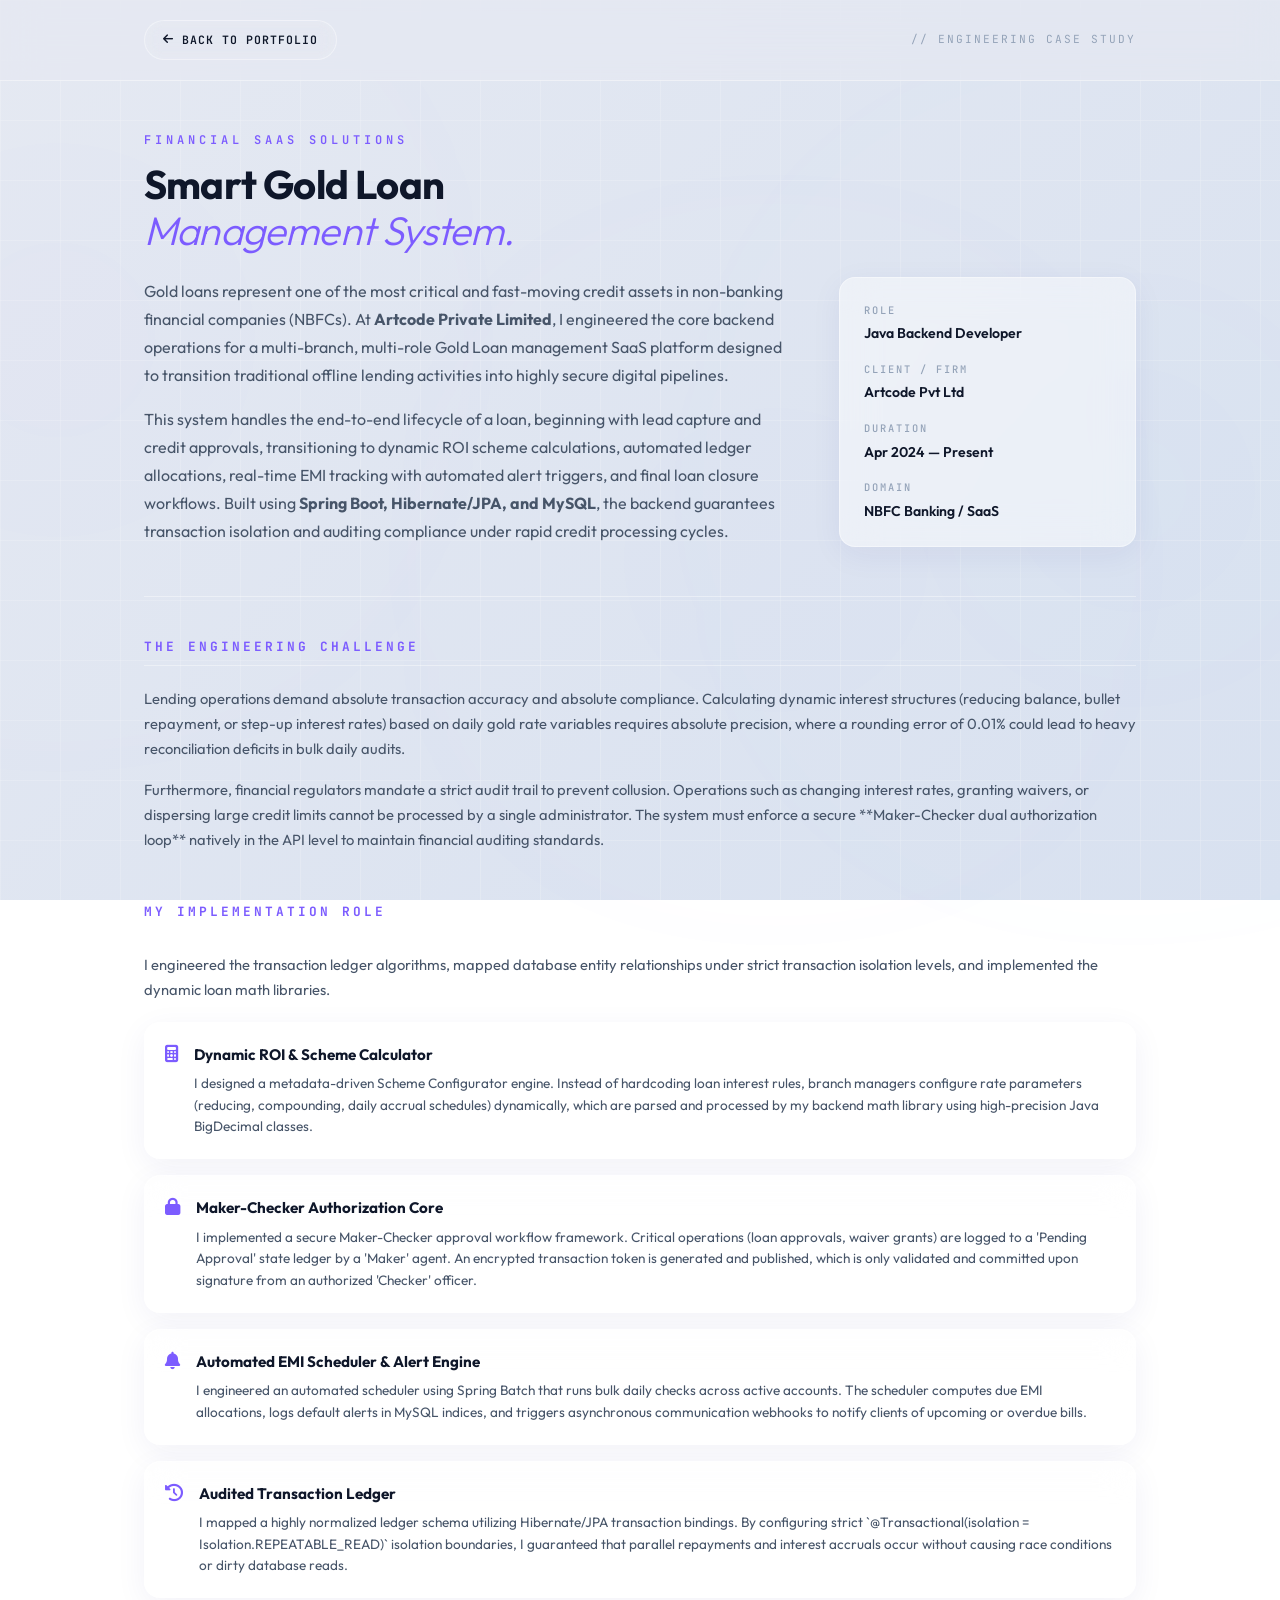
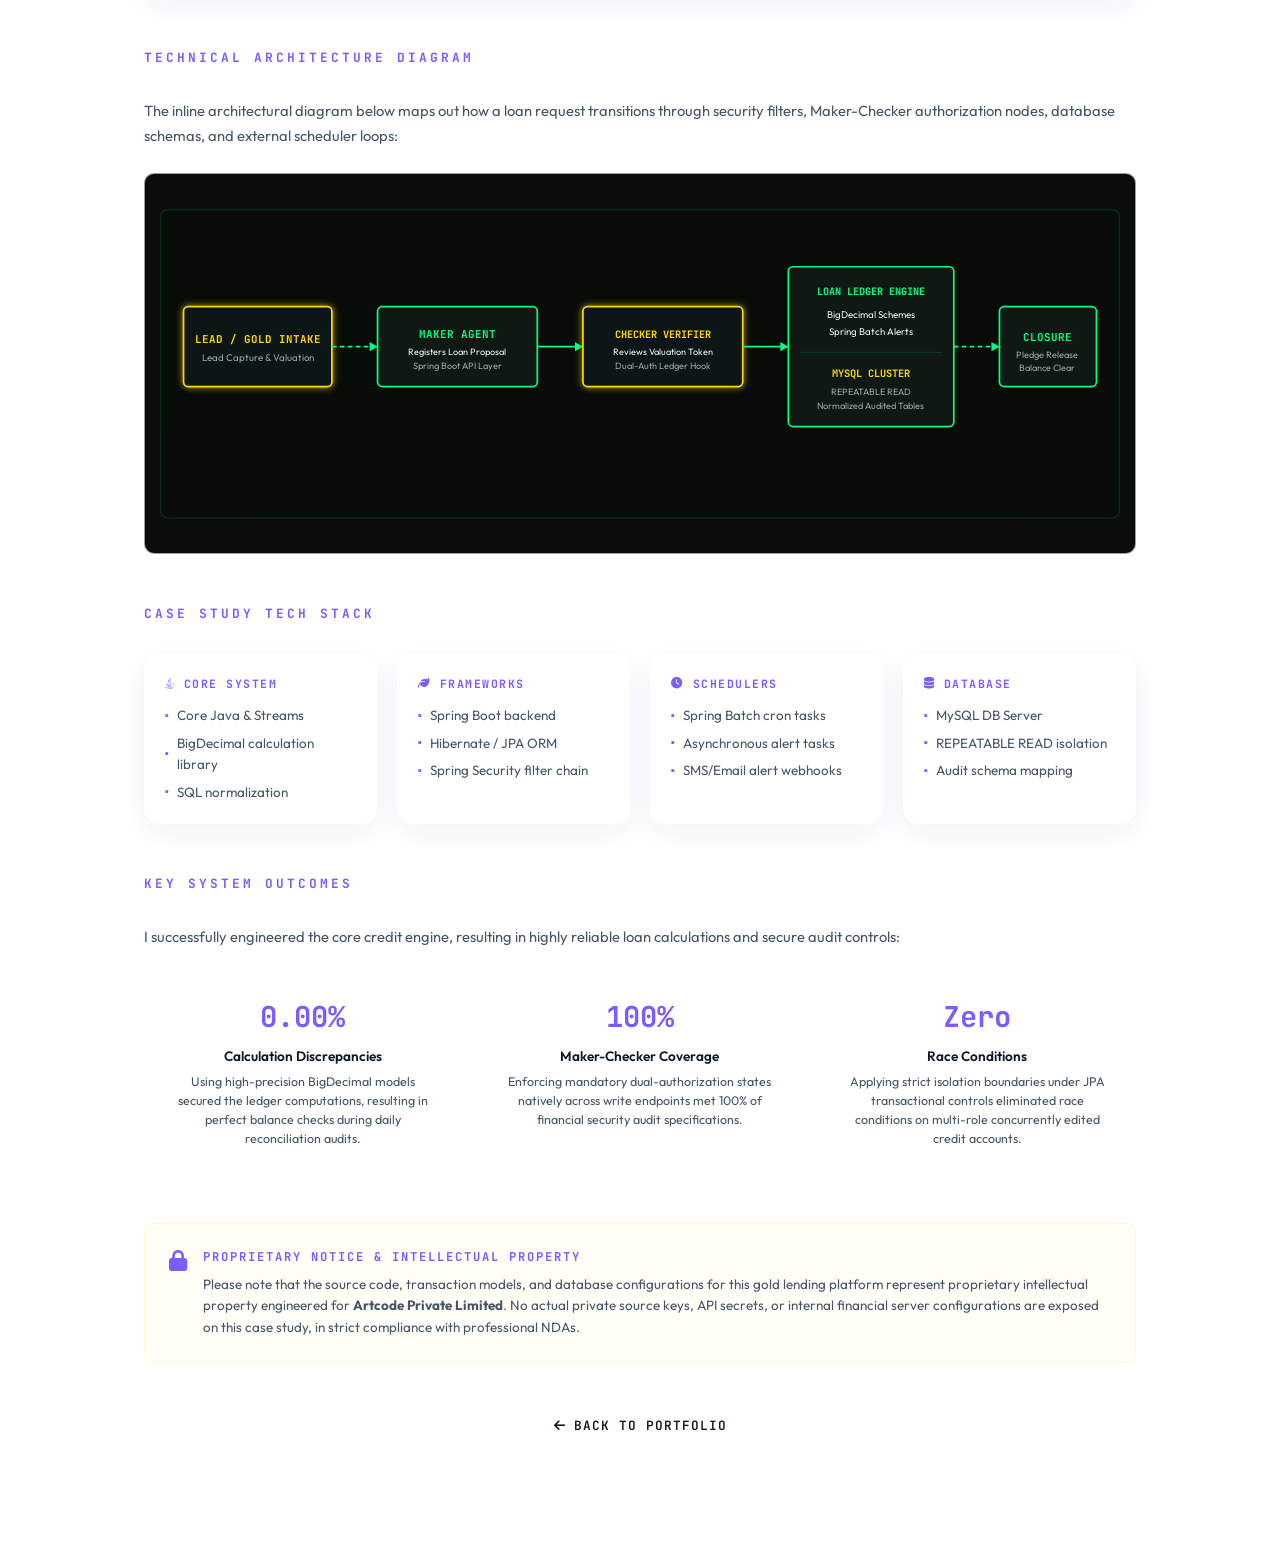
<file: gold-loan.html>
<!DOCTYPE html>
<html lang="en">
<head>
      <script>
    (function() {
      const saved = localStorage.getItem('theme');
      const systemDark = window.matchMedia('(prefers-color-scheme: dark)').matches;
      const initial = saved || (systemDark ? 'dark' : 'light');
      document.documentElement.setAttribute('data-theme', initial);
    })();

    // Parallax Scroll Control
    const spaceMidLayer = document.querySelector('.space-mid-layer');

    function handleParallax() {
      const scrollY = window.scrollY;
      if (window.innerWidth >= 768) {
        if (spaceMidLayer) {
          spaceMidLayer.style.transform = 'translateY(' + (-scrollY * 0.1) + 'px)';
        }
      } else {
        if (spaceMidLayer) spaceMidLayer.style.transform = '';
      }
    }

    let parallaxTicking = false;
    window.addEventListener('scroll', () => {
      if (!parallaxTicking) {
        window.requestAnimationFrame(() => {
          handleParallax();
          parallaxTicking = false;
        });
        parallaxTicking = true;
      }
    });
  </script>



  <meta charset="UTF-8">
  <meta http-equiv="X-UA-Compatible" content="IE=edge">
  <meta name="viewport" content="width=device-width, initial-scale=1.0">

  <!-- SEO Meta Tags -->
  <meta name="keywords" content="Jitendra Dhamdhere, Case Study, Gold Loan, Java Developer, Spring Boot, Hibernate, MySQL, NBFC Banking, SaaS">
  <meta name="description" content="Engineering Case Study: Smart Gold Loan Management System designed by Java Backend Developer Jitendra Dhamdhere for Artcode Pvt Ltd.">
  <meta name="author" content="Jitendra Dhamdhere">
  <meta name="robots" content="index, follow">
  <meta name="theme-color" content="#01020a">
  <link rel="canonical" href="https://jitendradhamdhere.github.io/portfolio/gold-loan.html">

  <!-- Open Graph Meta Tags -->
  <meta property="og:title" content="Case Study: Smart Gold Loan System | Jitendra Dhamdhere">
  <meta property="og:description" content="Engineering Case Study: Smart Gold Loan Management System designed by Java Backend Developer Jitendra Dhamdhere for Artcode Pvt Ltd.">
  <meta property="og:image" content="https://jitendradhamdhere.github.io/portfolio/assets/images/projects/bank.webp">
  <meta property="og:url" content="https://jitendradhamdhere.github.io/portfolio/gold-loan.html">
  <meta property="og:type" content="article">
  <meta property="og:site_name" content="Jitendra Dhamdhere Portfolio">

  <!-- Twitter Card Meta Tags -->
  <meta name="twitter:card" content="summary_large_image">
  <meta name="twitter:title" content="Case Study: Smart Gold Loan System | Jitendra Dhamdhere">
  <meta name="twitter:description" content="Engineering Case Study: Smart Gold Loan Management System designed by Java Backend Developer Jitendra Dhamdhere for Artcode Pvt Ltd.">
  <meta name="twitter:image" content="https://jitendradhamdhere.github.io/portfolio/assets/images/projects/bank.webp">

  <!-- Title -->
  <title>Case Study: Smart Gold Loan System | Jitendra Dhamdhere</title>

  <!-- Favicon -->
  <link rel="icon" id="favicon" type="image/svg+xml" href="./assets/images/favicon.svg">
  <link rel="alternate icon" type="image/png" sizes="32x32" href="./assets/images/favicon-32x32.png">
  <link rel="alternate icon" type="image/png" sizes="16x16" href="./assets/images/favicon-16x16.png">
  <link rel="apple-touch-icon" sizes="180x180" href="./assets/images/apple-touch-icon.png">

  <!-- Fonts -->
  <link rel="preconnect" href="https://fonts.googleapis.com">
  <link rel="preconnect" href="https://fonts.gstatic.com" crossorigin>
  <link href="https://fonts.googleapis.com/css2?family=JetBrains+Mono:wght@300;400;500;600;700&family=Outfit:wght@300;400;500;600;700&display=swap" rel="stylesheet">

  <!-- Font Awesome Icons -->
  <link rel="stylesheet" href="https://cdnjs.cloudflare.com/ajax/libs/font-awesome/6.5.1/css/all.min.css">

  <style>
    /* ═══════════════════════════════════════════
       CASE STUDY CUSTOM CSS (Slate & Emerald)
       ═══════════════════════════════════════════ */
                :root {
      --bg: #01020a;
      --bg-panel: rgba(255, 255, 255, 0.05);
      --surface: rgba(255, 255, 255, 0.07);
      --border: rgba(255, 255, 255, 0.1);
      --border-dark: rgba(255, 255, 255, 0.18);
      --border-glass: rgba(255, 255, 255, 0.12);
      
      --green: #5ec8ff;
      --green-dark: #7c5cff;
      --amber: #00e5ff;
      --amber-dark: #7c5cff;
      
      --text: #f1f5f9;
      --muted: #94a3b8;
      --dim: #64748b;
      
      --sans: 'Poppins', 'Outfit', sans-serif;
      --code: 'JetBrains Mono', monospace;

      --backdrop-blur: blur(18px);
      --box-shadow-glass: 0 8px 32px 0 rgba(0, 0, 0, 0.45);
      --bg-navbar: rgba(1, 2, 10, 0.65);
    }

    [data-theme="light"] {
      --bg: #e5e9f2;
      --bg-panel: rgba(255, 255, 255, 0.45);
      --surface: rgba(255, 255, 255, 0.65);
      --border: rgba(255, 255, 255, 0.4);
      --border-dark: rgba(255, 255, 255, 0.6);
      --border-glass: rgba(255, 255, 255, 0.4);
      
      --green: #7c5cff;
      --green-dark: #5ec8ff;
      --amber: #7c5cff;
      --amber-dark: #5ec8ff;
      
      --text: #0f172a;
      --muted: #475569;
      --dim: #94a3b8;

      --backdrop-blur: blur(18px);
      --box-shadow-glass: 0 8px 32px 0 rgba(31, 38, 135, 0.06);
      --bg-navbar: rgba(229, 233, 242, 0.65);
    }

    * {
      box-sizing: border-box;
      margin: 0;
      padding: 0;
    }

    html {
      scroll-behavior: smooth;
    }

            body {
      background: linear-gradient(135deg, #01020a 0%, #03040e 50%, #060915 100%);
      background-attachment: fixed;
      color: var(--text);
      font-family: var(--sans);
      line-height: 1.6;
      overflow-x: hidden;
      padding-bottom: 80px;
    }
    [data-theme="light"] body {
      background: linear-gradient(135deg, #e5e9f2 0%, #d8e1f0 100%);
      background-attachment: fixed;
    }
    [data-theme="light"] body {
      background: linear-gradient(135deg, #e5e9f2 0%, #d8e1f0 100%);
      background-attachment: fixed;
    }

    /* Background Geometric Grid Accents */
    body::before {
      content: '';
      position: fixed;
      inset: 0;
      z-index: -1;
      background-image: 
        linear-gradient(var(--border) 1px, transparent 1px),
        linear-gradient(90deg, var(--border) 1px, transparent 1px);
      background-size: 60px 60px;
      opacity: 0.45;
      pointer-events: none;
    }

    .container {
      max-width: 1040px;
      margin: 0 auto;
      padding: 0 24px;
    }

    /* ─── HEADER / ACTION BAR ─── */
    .top-bar {
      padding: 20px 0;
      display: flex;
      justify-content: space-between;
      align-items: center;
      border-bottom: 1px solid var(--border);
      background: rgba(5, 8, 6, 0.85);
      backdrop-filter: blur(12px);
      position: sticky;
      top: 0;
      z-index: 100;
    }

    .btn-back {
      display: inline-flex;
      align-items: center;
      gap: 8px;
      padding: 10px 18px;
      font-family: var(--code);
      font-size: 0.72rem;
      font-weight: 600;
      text-transform: uppercase;
      letter-spacing: 1px;
      border: 1px solid var(--border-dark);
      border-radius: 6px;
      cursor: pointer;
      text-decoration: none;
      color: var(--muted);
      transition: all 0.25s ease;
      background: transparent;
    }

    .btn-back:hover {
      border-color: var(--green);
      color: var(--green);
      background: rgba(0, 255, 128, 0.04);
      transform: translateX(-2px);
    }

    .top-meta {
      font-family: var(--code);
      font-size: 0.7rem;
      color: var(--dim);
      text-transform: uppercase;
      letter-spacing: 2px;
    }

    /* ─── HERO HEADER ─── */
    .hero-header {
      padding: 50px 0 35px;
      border-bottom: 1px solid var(--border);
      margin-bottom: 40px;
    }

    .eyebrow {
      font-family: var(--code);
      font-size: 0.75rem;
      color: var(--green);
      text-transform: uppercase;
      letter-spacing: 4px;
      margin-bottom: 10px;
      display: block;
      font-weight: 600;
    }

    .hero-title h1 {
      font-size: 2.5rem;
      font-weight: 700;
      letter-spacing: -0.02em;
      line-height: 1.15;
      color: var(--text);
      margin-bottom: 24px;
    }

    .hero-title h1 span {
      color: var(--green);
      font-style: italic;
      font-weight: 300;
    }

    /* Grid Layout for Metadata and Core Summary */
    .meta-overview-grid {
      display: grid;
      grid-template-columns: 2.2fr 1fr;
      gap: 40px;
      align-items: start;
    }

    .overview-text {
      font-size: 1rem;
      color: var(--muted);
      line-height: 1.75;
    }

    .overview-text p {
      margin-bottom: 16px;
    }

    /* Metadata Panel Card */
    .metadata-card {
      background: var(--bg-panel);
      border: 1px solid var(--border-dark);
      border-radius: 8px;
      padding: 24px;
      display: flex;
      flex-direction: column;
      gap: 16px;
    }

    .meta-item {
      display: flex;
      flex-direction: column;
      gap: 4px;
    }

    .meta-label {
      font-family: var(--code);
      font-size: 0.65rem;
      color: var(--dim);
      text-transform: uppercase;
      letter-spacing: 2px;
      font-weight: 500;
    }

    .meta-value {
      font-size: 0.88rem;
      color: var(--text);
      font-weight: 600;
    }

    .meta-value span {
      color: var(--green);
    }

    /* ─── CASE STUDY SECTIONS ─── */
    .case-section {
      margin-bottom: 50px;
    }

    .section-title {
      font-family: var(--code);
      font-size: 0.8rem;
      color: var(--green);
      text-transform: uppercase;
      letter-spacing: 3px;
      border-bottom: 1px solid var(--border);
      padding-bottom: 8px;
      margin-bottom: 20px;
      font-weight: 700;
    }

    .section-text {
      font-size: 0.92rem;
      color: var(--muted);
      line-height: 1.7;
      margin-bottom: 16px;
    }

    /* Key Implementation Bullets */
    .implementation-list {
      list-style: none;
      display: flex;
      flex-direction: column;
      gap: 16px;
      margin-top: 20px;
    }

    .implementation-item {
      background: var(--bg-panel);
      border: 1px solid var(--border);
      border-radius: 8px;
      padding: 20px;
      display: grid;
      grid-template-columns: auto 1fr;
      gap: 16px;
      align-items: start;
      transition: border-color 0.25s ease;
    }

    .implementation-item:hover {
      border-color: rgba(0, 255, 128, 0.2);
    }

    .item-icon {
      color: var(--green);
      font-size: 1.1rem;
      margin-top: 2px;
    }

    .item-title {
      font-size: 0.95rem;
      font-weight: 700;
      color: var(--text);
      margin-bottom: 6px;
    }

    .item-desc {
      font-size: 0.85rem;
      color: var(--muted);
      line-height: 1.6;
    }

    /* ─── SVG ARCHITECTURE DIAGRAM ─── */
    .diagram-container {
      background: #090e0b;
      border: 1px solid var(--border-dark);
      border-radius: 10px;
      padding: 30px 10px;
      display: flex;
      justify-content: center;
      align-items: center;
      margin: 25px 0;
      overflow-x: auto;
    }

    .diagram-container svg {
      max-width: 100%;
      min-width: 800px;
      height: auto;
    }

    /* ─── TECH STACK GRID ─── */
    .tech-grid {
      display: grid;
      grid-template-columns: repeat(auto-fit, minmax(220px, 1fr));
      gap: 20px;
    }

    .tech-card {
      background: var(--bg-panel);
      border: 1px solid var(--border);
      border-radius: 8px;
      padding: 20px;
      transition: transform 0.2s ease, border-color 0.2s ease;
    }

    .tech-card:hover {
      border-color: rgba(0, 255, 128, 0.16);
      transform: translateY(-2px);
    }

    .tech-header {
      font-family: var(--code);
      font-size: 0.72rem;
      color: var(--green);
      text-transform: uppercase;
      letter-spacing: 1.5px;
      margin-bottom: 12px;
      font-weight: 700;
      display: flex;
      align-items: center;
      gap: 8px;
    }

    .tech-bullets {
      list-style: none;
      display: flex;
      flex-direction: column;
      gap: 6px;
    }

    .tech-bullets li {
      font-size: 0.84rem;
      color: var(--muted);
      display: flex;
      align-items: center;
      gap: 8px;
    }

    .tech-bullets li::before {
      content: '▪';
      color: var(--green);
      font-size: 0.7rem;
    }

    /* ─── KEY OUTCOMES ─── */
    .outcome-grid {
      display: grid;
      grid-template-columns: repeat(3, 1fr);
      gap: 20px;
      margin-top: 20px;
    }

    .outcome-card {
      background: var(--surface);
      border: 1px solid var(--border-dark);
      border-radius: 8px;
      padding: 24px;
      text-align: center;
    }

    .outcome-num {
      font-family: var(--code);
      font-size: 1.8rem;
      font-weight: 700;
      color: var(--green);
      margin-bottom: 6px;
    }

    .outcome-label {
      font-size: 0.85rem;
      color: var(--text);
      font-weight: 600;
      margin-bottom: 6px;
    }

    .outcome-desc {
      font-size: 0.78rem;
      color: var(--muted);
      line-height: 1.5;
    }

    /* ─── PROPRIETARY NOTICE ─── */
    .proprietary-notice {
      background: rgba(255, 215, 0, 0.03);
      border: 1px solid rgba(255, 215, 0, 0.15);
      border-radius: 8px;
      padding: 24px;
      margin-top: 40px;
      display: flex;
      align-items: flex-start;
      gap: 16px;
    }

    .notice-icon {
      color: var(--amber);
      font-size: 1.3rem;
      margin-top: 2px;
    }

    .notice-title {
      font-family: var(--code);
      font-size: 0.76rem;
      color: var(--amber);
      text-transform: uppercase;
      letter-spacing: 2px;
      font-weight: 700;
      margin-bottom: 6px;
    }

    .notice-text {
      font-size: 0.84rem;
      color: var(--muted);
      line-height: 1.6;
    }

    /* ─── RESPONSIVE STYLING ─── */
    @media (max-width: 860px) {
      .meta-overview-grid {
        grid-template-columns: 1fr;
        gap: 30px;
      }
      
      .metadata-card {
        flex-direction: row;
        flex-wrap: wrap;
        gap: 20px 40px;
      }
    }

    @media (max-width: 680px) {
      .hero-title h1 {
        font-size: 2rem;
      }

      .outcome-grid {
        grid-template-columns: 1fr;
        gap: 16px;
      }

      .metadata-card {
        flex-direction: column;
        gap: 16px;
      }
    }
  
    
    [data-theme="light"] .btn-back:hover {
      color: #ffffff !important;
      background: var(--green) !important;
    }

    
    [data-theme="light"] .btn-back:hover {
      color: #ffffff !important;
      background: var(--green) !important;
    }



    .space-mid-layer {
      position: fixed;
      inset: 0;
      width: 100vw;
      height: 100vh;
      z-index: -2;
      pointer-events: none;
      will-change: transform;
    }

    .space-nebula {
      position: absolute;
      border-radius: 50%;
      filter: blur(130px);
      opacity: 0.07;
      mix-blend-mode: screen;
      will-change: transform;
      transition: background 1.5s ease, opacity 0.5s ease;
    }
    [data-theme="light"] .space-nebula {
      opacity: 0.02;
      mix-blend-mode: multiply;
      filter: blur(105px);
    }
    .space-nebula.orb-1 {
      width: 500px;
      height: 500px;
      background: radial-gradient(circle, var(--green) 0%, transparent 70%);
      top: 10%;
      left: -15%;
    }
    .space-nebula.orb-2 {
      width: 550px;
      height: 550px;
      background: radial-gradient(circle, var(--green-dark) 0%, transparent 70%);
      bottom: 15%;
      right: -10%;
    }
    .space-nebula.orb-3 {
      width: 400px;
      height: 400px;
      background: radial-gradient(circle, var(--green) 0%, transparent 70%);
      top: 40%;
      left: 45%;
    }

    /* Unified Glassmorphic cards overrides */
    .metadata-card, .implementation-item, .tech-card {
      background: var(--bg-panel) !important;
      backdrop-filter: var(--backdrop-blur) !important;
      -webkit-backdrop-filter: var(--backdrop-blur) !important;
      border: 1px solid var(--border-glass) !important;
      border-radius: 16px !important;
      box-shadow: var(--box-shadow-glass) !important;
      transition: all 0.3s cubic-bezier(0.4, 0, 0.2, 1) !important;
    }
    .metadata-card:hover, .implementation-item:hover, .tech-card:hover {
      background: var(--surface) !important;
      border-color: var(--green) !important;
      transform: translateY(-3px) !important;
      box-shadow: 0 8px 32px 0 rgba(94, 200, 255, 0.12) !important;
    }
    [data-theme="light"] .metadata-card:hover, [data-theme="light"] .implementation-item:hover, [data-theme="light"] .tech-card:hover {
      box-shadow: 0 8px 32px 0 rgba(124, 92, 255, 0.1) !important;
    }

    /* Header top-bar & back button modifications */
    .top-bar {
      background: var(--bg-navbar) !important;
      border-bottom: 1px solid var(--border-glass) !important;
      backdrop-filter: var(--backdrop-blur) !important;
      -webkit-backdrop-filter: var(--backdrop-blur) !important;
      transition: background 0.3s ease;
    }
    .btn-back {
      border-radius: 50px !important;
      border: 1px solid var(--border-glass) !important;
      background: rgba(255, 255, 255, 0.03) !important;
      color: var(--text) !important;
      backdrop-filter: blur(8px);
      -webkit-backdrop-filter: blur(8px);
      transition: all 0.3s cubic-bezier(0.4, 0, 0.2, 1) !important;
    }
    .btn-back:hover {
      border-color: var(--green) !important;
      color: #ffffff !important;
      background: var(--green) !important;
    }
    [data-theme="light"] .btn-back:hover {
      color: #ffffff !important;
      background: var(--green) !important;
    }
</style>
</head>
<body>

  <div class="space-mid-layer">
    <div class="space-nebula orb-1"></div>
    <div class="space-nebula orb-2"></div>
    <div class="space-nebula orb-3"></div>
  </div>

  </div>



  <!-- Top Navigation / Action Bar -->
  <header class="top-bar">
    <nav class="container" style="display: flex; justify-content: space-between; align-items: center; width: 100%;" aria-label="Back Navigation">
      <a href="./index.html#projects" class="btn-back">
        <i class="fas fa-arrow-left"></i> Back to Portfolio
      </a>
      <span class="top-meta">// Engineering Case Study</span>
    </nav>
  </header>

  <main class="container">
    
    <!-- Hero Title Block -->
    <header class="hero-header">
      <span class="eyebrow">FINANCIAL SAAS SOLUTIONS</span>
      <div class="hero-title">
        <h1>Smart Gold Loan<br><span>Management System.</span></h1>
      </div>

      <!-- Overview and Meta Grid -->
      <div class="meta-overview-grid">
        <div class="overview-text">
          <p>
            Gold loans represent one of the most critical and fast-moving credit assets in non-banking financial companies (NBFCs). At <strong>Artcode Private Limited</strong>, I engineered the core backend operations for a multi-branch, multi-role Gold Loan management SaaS platform designed to transition traditional offline lending activities into highly secure digital pipelines.
          </p>
          <p>
            This system handles the end-to-end lifecycle of a loan, beginning with lead capture and credit approvals, transitioning to dynamic ROI scheme calculations, automated ledger allocations, real-time EMI tracking with automated alert triggers, and final loan closure workflows. Built using <strong>Spring Boot, Hibernate/JPA, and MySQL</strong>, the backend guarantees transaction isolation and auditing compliance under rapid credit processing cycles.
          </p>
        </div>

        <aside class="metadata-card">
          <div class="meta-item">
            <span class="meta-label">Role</span>
            <span class="meta-value">Java Backend Developer</span>
          </div>
          <div class="meta-item">
            <span class="meta-label">Client / Firm</span>
            <span class="meta-value">Artcode Pvt Ltd</span>
          </div>
          <div class="meta-item">
            <span class="meta-label">Duration</span>
            <span class="meta-value">Apr 2024 — Present</span>
          </div>
          <div class="meta-item">
            <span class="meta-label">Domain</span>
            <span class="meta-value">NBFC Banking / SaaS</span>
          </div>
        </aside>
      </div>
    </header>

    <!-- The Problem Section -->
    <section class="case-section">
      <h2 class="section-title">The Engineering Challenge</h2>
      <p class="section-text">
        Lending operations demand absolute transaction accuracy and absolute compliance. Calculating dynamic interest structures (reducing balance, bullet repayment, or step-up interest rates) based on daily gold rate variables requires absolute precision, where a rounding error of 0.01% could lead to heavy reconciliation deficits in bulk daily audits.
      </p>
      <p class="section-text">
        Furthermore, financial regulators mandate a strict audit trail to prevent collusion. Operations such as changing interest rates, granting waivers, or dispersing large credit limits cannot be processed by a single administrator. The system must enforce a secure **Maker-Checker dual authorization loop** natively in the API level to maintain financial auditing standards.
      </p>
    </section>

    <!-- My Role Section -->
    <section class="case-section">
      <h2 class="section-title">My Implementation Role</h2>
      <p class="section-text">
        I engineered the transaction ledger algorithms, mapped database entity relationships under strict transaction isolation levels, and implemented the dynamic loan math libraries.
      </p>

      <ul class="implementation-list">
        
        <li class="implementation-item">
          <i class="fas fa-calculator item-icon"></i>
          <div>
            <h3 class="item-title">Dynamic ROI &amp; Scheme Calculator</h3>
            <p class="item-desc">
              I designed a metadata-driven Scheme Configurator engine. Instead of hardcoding loan interest rules, branch managers configure rate parameters (reducing, compounding, daily accrual schedules) dynamically, which are parsed and processed by my backend math library using high-precision Java BigDecimal classes.
            </p>
          </div>
        </li>

        <li class="implementation-item">
          <i class="fas fa-lock item-icon"></i>
          <div>
            <h3 class="item-title">Maker-Checker Authorization Core</h3>
            <p class="item-desc">
              I implemented a secure Maker-Checker approval workflow framework. Critical operations (loan approvals, waiver grants) are logged to a 'Pending Approval' state ledger by a 'Maker' agent. An encrypted transaction token is generated and published, which is only validated and committed upon signature from an authorized 'Checker' officer.
            </p>
          </div>
        </li>

        <li class="implementation-item">
          <i class="fas fa-bell item-icon"></i>
          <div>
            <h3 class="item-title">Automated EMI Scheduler &amp; Alert Engine</h3>
            <p class="item-desc">
              I engineered an automated scheduler using Spring Batch that runs bulk daily checks across active accounts. The scheduler computes due EMI allocations, logs default alerts in MySQL indices, and triggers asynchronous communication webhooks to notify clients of upcoming or overdue bills.
            </p>
          </div>
        </li>

        <li class="implementation-item">
          <i class="fas fa-history item-icon"></i>
          <div>
            <h3 class="item-title">Audited Transaction Ledger</h3>
            <p class="item-desc">
              I mapped a highly normalized ledger schema utilizing Hibernate/JPA transaction bindings. By configuring strict `@Transactional(isolation = Isolation.REPEATABLE_READ)` isolation boundaries, I guaranteed that parallel repayments and interest accruals occur without causing race conditions or dirty database reads.
            </p>
          </div>
        </li>
      </ul>
    </section>

    <!-- Architecture Diagram Section -->
    <section class="case-section">
      <h2 class="section-title">Technical Architecture Diagram</h2>
      <p class="section-text">
        The inline architectural diagram below maps out how a loan request transitions through security filters, Maker-Checker authorization nodes, database schemas, and external scheduler loops:
      </p>

      <!-- SVG Architectural Flowchart -->
      <div class="diagram-container">
        <svg xmlns="http://www.w3.org/2000/svg" viewBox="0 0 850 280" role="img" aria-label="Smart Gold Loan System Architecture Diagram">
          <title>Smart Gold Loan System Architecture Diagram</title>
          <desc>Visualizes the processing pipeline from lead capture, Maker agent registration, Checker verification dual-auth, to the core loan ledger engine with MySQL, and final pledge release closure.</desc>
          <defs>
            <filter id="glow" x="-20%" y="-20%" width="140%" height="140%">
              <feGaussianBlur stdDeviation="3" result="blur" />
              <feComposite in="SourceGraphic" in2="blur" operator="over" />
            </filter>
          </defs>
          
          <!-- Outer border -->
          <rect x="5" y="5" width="840" height="270" rx="6" fill="#080c09" stroke="#00ff80" stroke-width="1.2" stroke-opacity="0.12"/>
          
          <!-- Step 1: Lead capture -->
          <rect x="25" y="90" width="130" height="70" rx="4" fill="#101813" stroke="#ffd700" stroke-width="1.5" filter="url(#glow)"/>
          <text x="90" y="122" fill="#ffd700" font-family="JetBrains Mono" font-size="9.5" font-weight="700" text-anchor="middle">LEAD / GOLD INTAKE</text>
          <text x="90" y="138" fill="#96a99e" font-family="Outfit" font-size="8.5" text-anchor="middle">Lead Capture &amp; Valuation</text>
          
          <!-- Arrow 1 -->
          <path d="M 155 125 L 195 125" fill="none" stroke="#00ff80" stroke-width="1.5" stroke-dasharray="4,3"/>
          <polygon points="195,125 188,121 188,129" fill="#00ff80"/>
          
          <!-- Step 2: Maker Engine -->
          <rect x="195" y="90" width="140" height="70" rx="4" fill="#101813" stroke="#00ff80" stroke-width="1.5"/>
          <text x="265" y="117" fill="#00ff80" font-family="JetBrains Mono" font-size="9.5" font-weight="700" text-anchor="middle">MAKER AGENT</text>
          <text x="265" y="132" fill="#e6f5ec" font-family="Outfit" font-size="8" text-anchor="middle">Registers Loan Proposal</text>
          <text x="265" y="145" fill="#96a99e" font-family="Outfit" font-size="8" text-anchor="middle">Spring Boot API Layer</text>
          
          <!-- Arrow 2 -->
          <path d="M 335 125 L 375 125" fill="none" stroke="#00ff80" stroke-width="1.5"/>
          <polygon points="375,125 368,121 368,129" fill="#00ff80"/>
          
          <!-- Step 3: Maker Checker core -->
          <rect x="375" y="90" width="140" height="70" rx="4" fill="#101813" stroke="#ffd700" stroke-width="1.5" filter="url(#glow)"/>
          <text x="445" y="117" fill="#ffd700" font-family="JetBrains Mono" font-size="9" font-weight="700" text-anchor="middle">CHECKER VERIFIER</text>
          <text x="445" y="132" fill="#e6f5ec" font-family="Outfit" font-size="8" text-anchor="middle">Reviews Valuation Token</text>
          <text x="445" y="145" fill="#96a99e" font-family="Outfit" font-size="8" text-anchor="middle">Dual-Auth Ledger Hook</text>
          
          <!-- Arrow 3 -->
          <path d="M 515 125 L 555 125" fill="none" stroke="#00ff80" stroke-width="1.5"/>
          <polygon points="555,125 548,121 548,129" fill="#00ff80"/>
          
          <!-- Step 4: Accrual & Processing Engine -->
          <rect x="555" y="55" width="145" height="140" rx="4" fill="#101813" stroke="#00ff80" stroke-width="1.5"/>
          <text x="627" y="80" fill="#00ff80" font-family="JetBrains Mono" font-size="9" font-weight="700" text-anchor="middle">LOAN LEDGER ENGINE</text>
          <text x="627" y="100" fill="#e6f5ec" font-family="Outfit" font-size="8.5" text-anchor="middle">BigDecimal Schemes</text>
          <text x="627" y="115" fill="#e6f5ec" font-family="Outfit" font-size="8.5" text-anchor="middle">Spring Batch Alerts</text>
          <line x1="565" y1="130" x2="690" y2="130" stroke="#00ff80" stroke-width="0.7" stroke-opacity="0.2"/>
          <text x="627" y="152" fill="#ffd700" font-family="JetBrains Mono" font-size="9" font-weight="700" text-anchor="middle">MYSQL CLUSTER</text>
          <text x="627" y="167" fill="#96a99e" font-family="Outfit" font-size="8" text-anchor="middle">REPEATABLE READ</text>
          <text x="627" y="180" fill="#96a99e" font-family="Outfit" font-size="8" text-anchor="middle">Normalized Audited Tables</text>
          
          <!-- Arrow 4 -->
          <path d="M 700 125 L 740 125" fill="none" stroke="#00ff80" stroke-width="1.5" stroke-dasharray="4,3"/>
          <polygon points="740,125 733,121 733,129" fill="#00ff80"/>
          
          <!-- Step 5: Loan Closure -->
          <rect x="740" y="90" width="85" height="70" rx="4" fill="#101813" stroke="#00ff80" stroke-width="1.5"/>
          <text x="782" y="120" fill="#00ff80" font-family="JetBrains Mono" font-size="9.5" font-weight="700" text-anchor="middle">CLOSURE</text>
          <text x="782" y="135" fill="#96a99e" font-family="Outfit" font-size="8" text-anchor="middle">Pledge Release</text>
          <text x="782" y="146" fill="#96a99e" font-family="Outfit" font-size="8" text-anchor="middle">Balance Clear</text>
        </svg>
      </div>
    </section>

    <!-- Tech Stack Grid Section -->
    <section class="case-section">
      <h2 class="section-title">Case Study Tech Stack</h2>
      
      <div class="tech-grid">
        <!-- Java -->
        <div class="tech-card">
          <div class="tech-header"><i class="fab fa-java"></i> Core System</div>
          <ul class="tech-bullets">
            <li>Core Java &amp; Streams</li>
            <li>BigDecimal calculation library</li>
            <li>SQL normalization</li>
          </ul>
        </div>

        <!-- Spring -->
        <div class="tech-card">
          <div class="tech-header"><i class="fas fa-leaf"></i> Frameworks</div>
          <ul class="tech-bullets">
            <li>Spring Boot backend</li>
            <li>Hibernate / JPA ORM</li>
            <li>Spring Security filter chain</li>
          </ul>
        </div>

        <!-- Schedulers -->
        <div class="tech-card">
          <div class="tech-header"><i class="fas fa-clock"></i> Schedulers</div>
          <ul class="tech-bullets">
            <li>Spring Batch cron tasks</li>
            <li>Asynchronous alert tasks</li>
            <li>SMS/Email alert webhooks</li>
          </ul>
        </div>

        <!-- MySQL -->
        <div class="tech-card">
          <div class="tech-header"><i class="fas fa-database"></i> Database</div>
          <ul class="tech-bullets">
            <li>MySQL DB Server</li>
            <li>REPEATABLE READ isolation</li>
            <li>Audit schema mapping</li>
          </ul>
        </div>
      </div>
    </section>

    <!-- Key Outcomes Section -->
    <section class="case-section">
      <h2 class="section-title">Key System Outcomes</h2>
      <p class="section-text">
        I successfully engineered the core credit engine, resulting in highly reliable loan calculations and secure audit controls:
      </p>

      <div class="outcome-grid">
        <div class="outcome-card">
          <div class="outcome-num">0.00%</div>
          <div class="outcome-label">Calculation Discrepancies</div>
          <p class="outcome-desc">Using high-precision BigDecimal models secured the ledger computations, resulting in perfect balance checks during daily reconciliation audits.</p>
        </div>
        <div class="outcome-card">
          <div class="outcome-num">100%</div>
          <div class="outcome-label">Maker-Checker Coverage</div>
          <p class="outcome-desc">Enforcing mandatory dual-authorization states natively across write endpoints met 100% of financial security audit specifications.</p>
        </div>
        <div class="outcome-card">
          <div class="outcome-num">Zero</div>
          <div class="outcome-label">Race Conditions</div>
          <p class="outcome-desc">Applying strict isolation boundaries under JPA transactional controls eliminated race conditions on multi-role concurrently edited credit accounts.</p>
        </div>
      </div>
    </section>

    <!-- Proprietary Notice -->
    <footer class="proprietary-notice">
      <i class="fas fa-lock notice-icon"></i>
      <div>
        <h4 class="notice-title">Proprietary Notice &amp; Intellectual Property</h4>
        <p class="notice-text">
          Please note that the source code, transaction models, and database configurations for this gold lending platform represent proprietary intellectual property engineered for <strong>Artcode Private Limited</strong>. No actual private source keys, API secrets, or internal financial server configurations are exposed on this case study, in strict compliance with professional NDAs.
        </p>
      </div>
    </footer>

    <!-- Back to Portfolio Button at the Bottom -->
    <div style="text-align: center; margin-top: 40px; margin-bottom: 20px;">
      <a href="./index.html#projects" class="btn-back" style="display: inline-flex; align-items: center; gap: 8px; padding: 12px 24px; font-family: var(--code); font-size: 0.8rem;">
        <i class="fas fa-arrow-left"></i> Back to Portfolio
      </a>
    </div>

  </main>
</body>
</html>
</file>
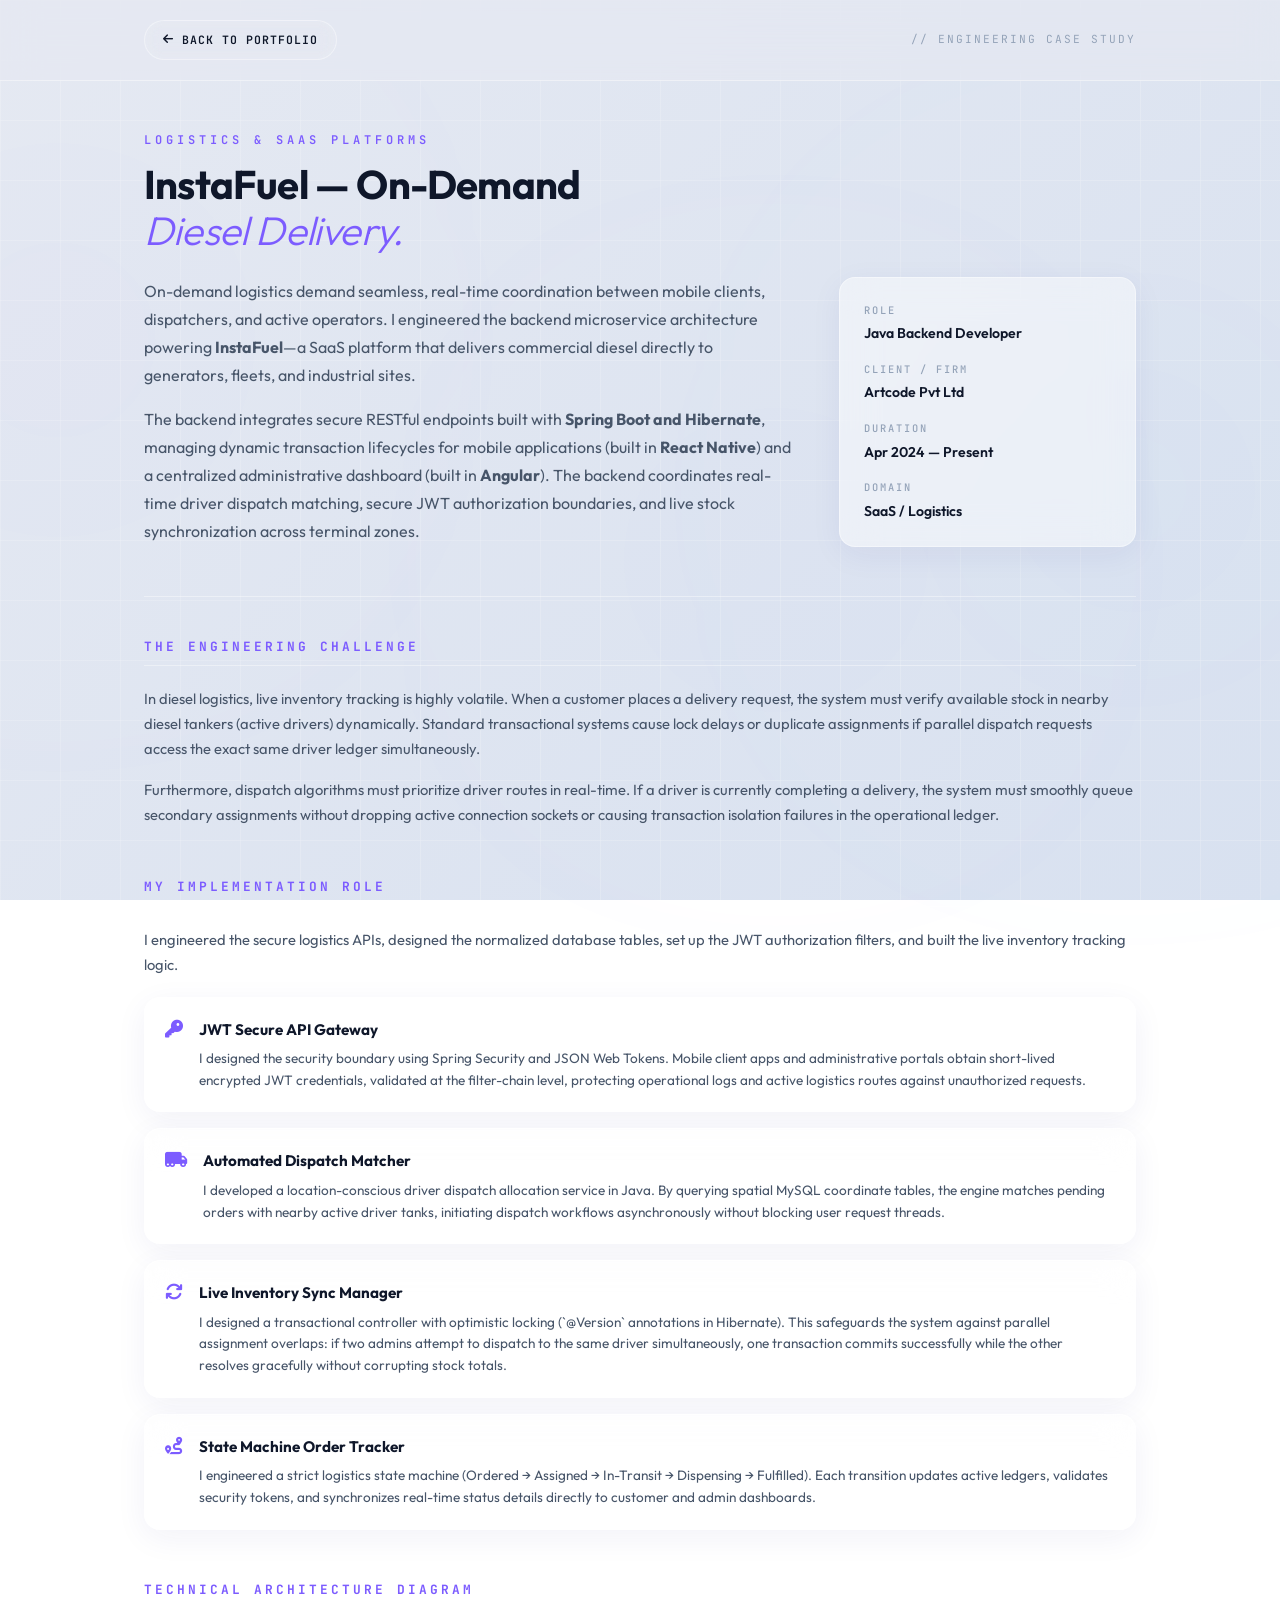
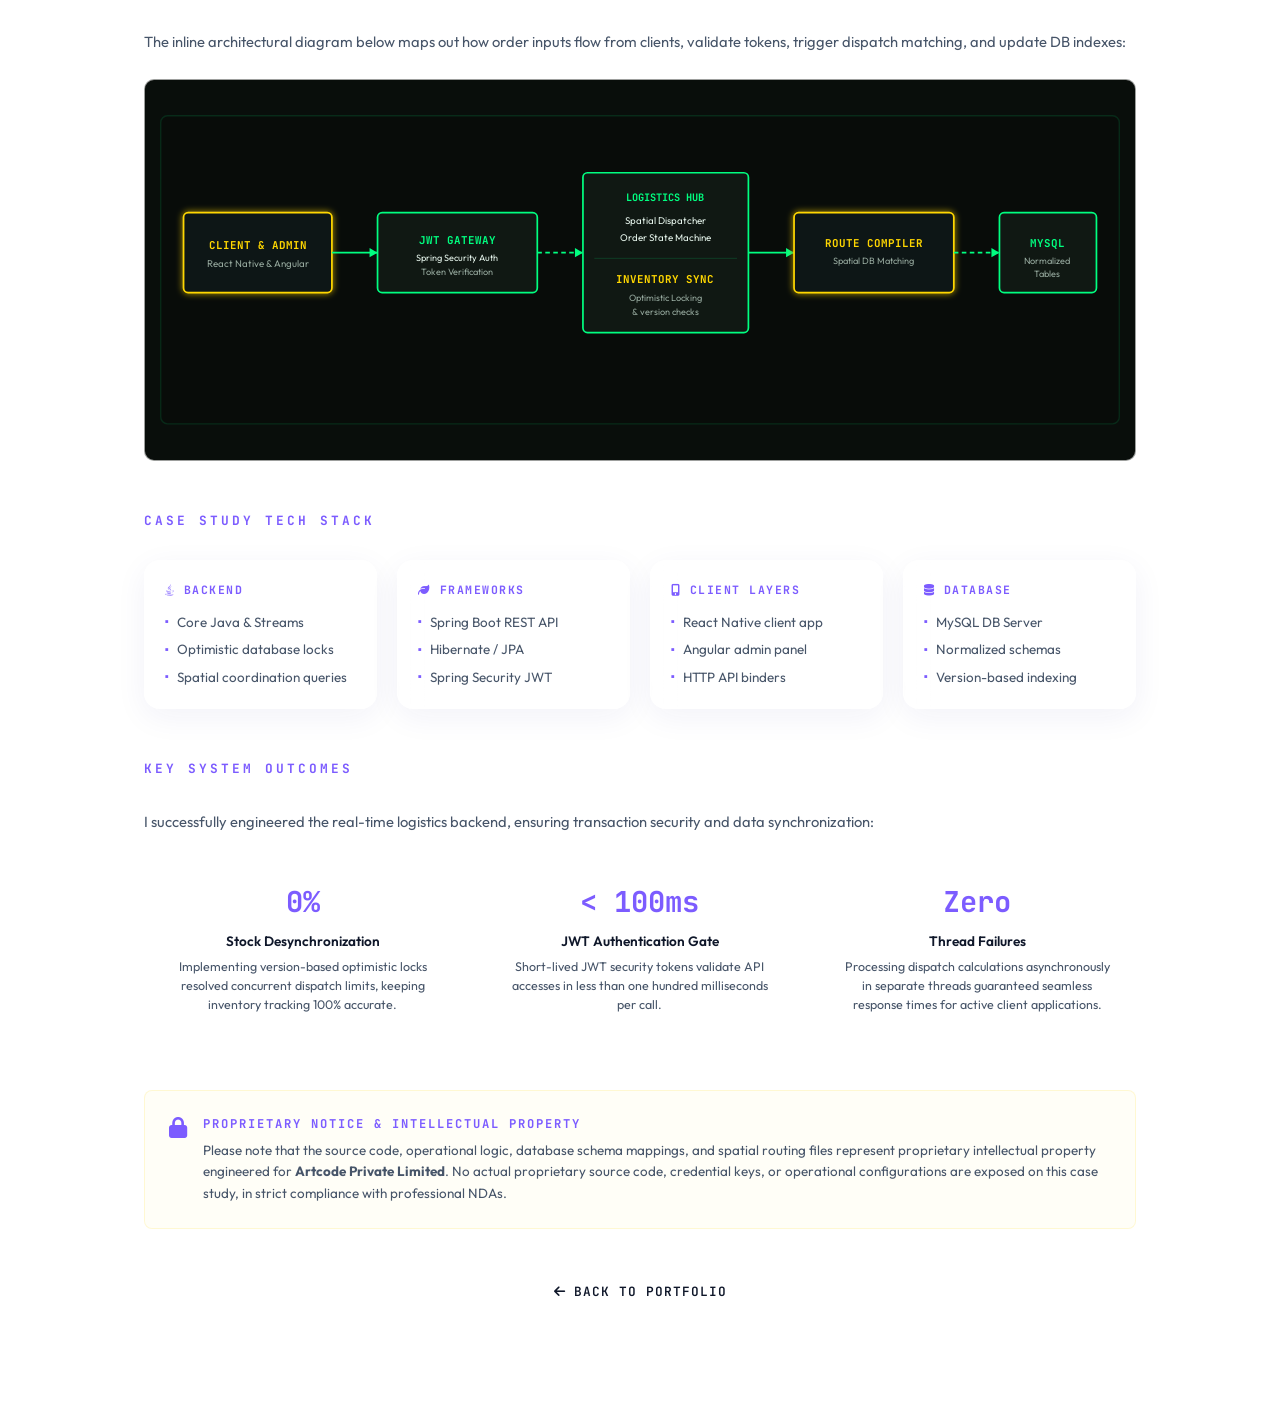
<file: instafuel.html>
<!DOCTYPE html>
<html lang="en">
<head>
      <script>
    (function() {
      const saved = localStorage.getItem('theme');
      const systemDark = window.matchMedia('(prefers-color-scheme: dark)').matches;
      const initial = saved || (systemDark ? 'dark' : 'light');
      document.documentElement.setAttribute('data-theme', initial);
    })();

    // Parallax Scroll Control
    const spaceMidLayer = document.querySelector('.space-mid-layer');

    function handleParallax() {
      const scrollY = window.scrollY;
      if (window.innerWidth >= 768) {
        if (spaceMidLayer) {
          spaceMidLayer.style.transform = 'translateY(' + (-scrollY * 0.1) + 'px)';
        }
      } else {
        if (spaceMidLayer) spaceMidLayer.style.transform = '';
      }
    }

    let parallaxTicking = false;
    window.addEventListener('scroll', () => {
      if (!parallaxTicking) {
        window.requestAnimationFrame(() => {
          handleParallax();
          parallaxTicking = false;
        });
        parallaxTicking = true;
      }
    });
  </script>



  <meta charset="UTF-8">
  <meta http-equiv="X-UA-Compatible" content="IE=edge">
  <meta name="viewport" content="width=device-width, initial-scale=1.0">

  <!-- SEO Meta Tags -->
  <meta name="keywords" content="Jitendra Dhamdhere, Case Study, InstaFuel, Java Developer, Spring Boot, React Native, Angular, MySQL, Logistics SaaS">
  <meta name="description" content="Engineering Case Study: InstaFuel On-Demand Diesel Logistics platform designed by Java Backend Developer Jitendra Dhamdhere.">
  <meta name="author" content="Jitendra Dhamdhere">
  <meta name="robots" content="index, follow">
  <meta name="theme-color" content="#01020a">
  <link rel="canonical" href="https://jitendradhamdhere.github.io/portfolio/instafuel.html">

  <!-- Open Graph Meta Tags -->
  <meta property="og:title" content="Case Study: InstaFuel Logistics | Jitendra Dhamdhere">
  <meta property="og:description" content="Engineering Case Study: InstaFuel On-Demand Diesel Logistics platform designed by Java Backend Developer Jitendra Dhamdhere.">
  <meta property="og:image" content="https://jitendradhamdhere.github.io/portfolio/assets/images/projects/instafuel.png">
  <meta property="og:url" content="https://jitendradhamdhere.github.io/portfolio/instafuel.html">
  <meta property="og:type" content="article">
  <meta property="og:site_name" content="Jitendra Dhamdhere Portfolio">

  <!-- Twitter Card Meta Tags -->
  <meta name="twitter:card" content="summary_large_image">
  <meta name="twitter:title" content="Case Study: InstaFuel Logistics | Jitendra Dhamdhere">
  <meta name="twitter:description" content="Engineering Case Study: InstaFuel On-Demand Diesel Logistics platform designed by Java Backend Developer Jitendra Dhamdhere.">
  <meta name="twitter:image" content="https://jitendradhamdhere.github.io/portfolio/assets/images/projects/instafuel.png">

  <!-- Title -->
  <title>Case Study: InstaFuel Logistics | Jitendra Dhamdhere</title>

  <!-- Favicon -->
  <link rel="icon" id="favicon" type="image/svg+xml" href="./assets/images/favicon.svg">
  <link rel="alternate icon" type="image/png" sizes="32x32" href="./assets/images/favicon-32x32.png">
  <link rel="alternate icon" type="image/png" sizes="16x16" href="./assets/images/favicon-16x16.png">
  <link rel="apple-touch-icon" sizes="180x180" href="./assets/images/apple-touch-icon.png">

  <!-- Fonts -->
  <link rel="preconnect" href="https://fonts.googleapis.com">
  <link rel="preconnect" href="https://fonts.gstatic.com" crossorigin>
  <link href="https://fonts.googleapis.com/css2?family=JetBrains+Mono:wght@300;400;500;600;700&family=Outfit:wght@300;400;500;600;700&display=swap" rel="stylesheet">

  <!-- Font Awesome Icons -->
  <link rel="stylesheet" href="https://cdnjs.cloudflare.com/ajax/libs/font-awesome/6.5.1/css/all.min.css">

  <style>
    /* ═══════════════════════════════════════════
       CASE STUDY CUSTOM CSS (Slate & Emerald)
       ═══════════════════════════════════════════ */
                :root {
      --bg: #01020a;
      --bg-panel: rgba(255, 255, 255, 0.05);
      --surface: rgba(255, 255, 255, 0.07);
      --border: rgba(255, 255, 255, 0.1);
      --border-dark: rgba(255, 255, 255, 0.18);
      --border-glass: rgba(255, 255, 255, 0.12);
      
      --green: #5ec8ff;
      --green-dark: #7c5cff;
      --amber: #00e5ff;
      --amber-dark: #7c5cff;
      
      --text: #f1f5f9;
      --muted: #94a3b8;
      --dim: #64748b;
      
      --sans: 'Poppins', 'Outfit', sans-serif;
      --code: 'JetBrains Mono', monospace;

      --backdrop-blur: blur(18px);
      --box-shadow-glass: 0 8px 32px 0 rgba(0, 0, 0, 0.45);
      --bg-navbar: rgba(1, 2, 10, 0.65);
    }

    [data-theme="light"] {
      --bg: #e5e9f2;
      --bg-panel: rgba(255, 255, 255, 0.45);
      --surface: rgba(255, 255, 255, 0.65);
      --border: rgba(255, 255, 255, 0.4);
      --border-dark: rgba(255, 255, 255, 0.6);
      --border-glass: rgba(255, 255, 255, 0.4);
      
      --green: #7c5cff;
      --green-dark: #5ec8ff;
      --amber: #7c5cff;
      --amber-dark: #5ec8ff;
      
      --text: #0f172a;
      --muted: #475569;
      --dim: #94a3b8;

      --backdrop-blur: blur(18px);
      --box-shadow-glass: 0 8px 32px 0 rgba(31, 38, 135, 0.06);
      --bg-navbar: rgba(229, 233, 242, 0.65);
    }

    * {
      box-sizing: border-box;
      margin: 0;
      padding: 0;
    }

    html {
      scroll-behavior: smooth;
    }

            body {
      background: linear-gradient(135deg, #01020a 0%, #03040e 50%, #060915 100%);
      background-attachment: fixed;
      color: var(--text);
      font-family: var(--sans);
      line-height: 1.6;
      overflow-x: hidden;
      padding-bottom: 80px;
    }
    [data-theme="light"] body {
      background: linear-gradient(135deg, #e5e9f2 0%, #d8e1f0 100%);
      background-attachment: fixed;
    }
    [data-theme="light"] body {
      background: linear-gradient(135deg, #e5e9f2 0%, #d8e1f0 100%);
      background-attachment: fixed;
    }

    /* Background Geometric Grid Accents */
    body::before {
      content: '';
      position: fixed;
      inset: 0;
      z-index: -1;
      background-image: 
        linear-gradient(var(--border) 1px, transparent 1px),
        linear-gradient(90deg, var(--border) 1px, transparent 1px);
      background-size: 60px 60px;
      opacity: 0.45;
      pointer-events: none;
    }

    .container {
      max-width: 1040px;
      margin: 0 auto;
      padding: 0 24px;
    }

    /* ─── HEADER / ACTION BAR ─── */
    .top-bar {
      padding: 20px 0;
      display: flex;
      justify-content: space-between;
      align-items: center;
      border-bottom: 1px solid var(--border);
      background: rgba(5, 8, 6, 0.85);
      backdrop-filter: blur(12px);
      position: sticky;
      top: 0;
      z-index: 100;
    }

    .btn-back {
      display: inline-flex;
      align-items: center;
      gap: 8px;
      padding: 10px 18px;
      font-family: var(--code);
      font-size: 0.72rem;
      font-weight: 600;
      text-transform: uppercase;
      letter-spacing: 1px;
      border: 1px solid var(--border-dark);
      border-radius: 6px;
      cursor: pointer;
      text-decoration: none;
      color: var(--muted);
      transition: all 0.25s ease;
      background: transparent;
    }

    .btn-back:hover {
      border-color: var(--green);
      color: var(--green);
      background: rgba(0, 255, 128, 0.04);
      transform: translateX(-2px);
    }

    .top-meta {
      font-family: var(--code);
      font-size: 0.7rem;
      color: var(--dim);
      text-transform: uppercase;
      letter-spacing: 2px;
    }

    /* ─── HERO HEADER ─── */
    .hero-header {
      padding: 50px 0 35px;
      border-bottom: 1px solid var(--border);
      margin-bottom: 40px;
    }

    .eyebrow {
      font-family: var(--code);
      font-size: 0.75rem;
      color: var(--green);
      text-transform: uppercase;
      letter-spacing: 4px;
      margin-bottom: 10px;
      display: block;
      font-weight: 600;
    }

    .hero-title h1 {
      font-size: 2.5rem;
      font-weight: 700;
      letter-spacing: -0.02em;
      line-height: 1.15;
      color: var(--text);
      margin-bottom: 24px;
    }

    .hero-title h1 span {
      color: var(--green);
      font-style: italic;
      font-weight: 300;
    }

    /* Grid Layout for Metadata and Core Summary */
    .meta-overview-grid {
      display: grid;
      grid-template-columns: 2.2fr 1fr;
      gap: 40px;
      align-items: start;
    }

    .overview-text {
      font-size: 1rem;
      color: var(--muted);
      line-height: 1.75;
    }

    .overview-text p {
      margin-bottom: 16px;
    }

    /* Metadata Panel Card */
    .metadata-card {
      background: var(--bg-panel);
      border: 1px solid var(--border-dark);
      border-radius: 8px;
      padding: 24px;
      display: flex;
      flex-direction: column;
      gap: 16px;
    }

    .meta-item {
      display: flex;
      flex-direction: column;
      gap: 4px;
    }

    .meta-label {
      font-family: var(--code);
      font-size: 0.65rem;
      color: var(--dim);
      text-transform: uppercase;
      letter-spacing: 2px;
      font-weight: 500;
    }

    .meta-value {
      font-size: 0.88rem;
      color: var(--text);
      font-weight: 600;
    }

    .meta-value span {
      color: var(--green);
    }

    /* ─── CASE STUDY SECTIONS ─── */
    .case-section {
      margin-bottom: 50px;
    }

    .section-title {
      font-family: var(--code);
      font-size: 0.8rem;
      color: var(--green);
      text-transform: uppercase;
      letter-spacing: 3px;
      border-bottom: 1px solid var(--border);
      padding-bottom: 8px;
      margin-bottom: 20px;
      font-weight: 700;
    }

    .section-text {
      font-size: 0.92rem;
      color: var(--muted);
      line-height: 1.7;
      margin-bottom: 16px;
    }

    /* Key Implementation Bullets */
    .implementation-list {
      list-style: none;
      display: flex;
      flex-direction: column;
      gap: 16px;
      margin-top: 20px;
    }

    .implementation-item {
      background: var(--bg-panel);
      border: 1px solid var(--border);
      border-radius: 8px;
      padding: 20px;
      display: grid;
      grid-template-columns: auto 1fr;
      gap: 16px;
      align-items: start;
      transition: border-color 0.25s ease;
    }

    .implementation-item:hover {
      border-color: rgba(0, 255, 128, 0.2);
    }

    .item-icon {
      color: var(--green);
      font-size: 1.1rem;
      margin-top: 2px;
    }

    .item-title {
      font-size: 0.95rem;
      font-weight: 700;
      color: var(--text);
      margin-bottom: 6px;
    }

    .item-desc {
      font-size: 0.85rem;
      color: var(--muted);
      line-height: 1.6;
    }

    /* ─── SVG ARCHITECTURE DIAGRAM ─── */
    .diagram-container {
      background: #090e0b;
      border: 1px solid var(--border-dark);
      border-radius: 10px;
      padding: 30px 10px;
      display: flex;
      justify-content: center;
      align-items: center;
      margin: 25px 0;
      overflow-x: auto;
    }

    .diagram-container svg {
      max-width: 100%;
      min-width: 800px;
      height: auto;
    }

    /* ─── TECH STACK GRID ─── */
    .tech-grid {
      display: grid;
      grid-template-columns: repeat(auto-fit, minmax(220px, 1fr));
      gap: 20px;
    }

    .tech-card {
      background: var(--bg-panel);
      border: 1px solid var(--border);
      border-radius: 8px;
      padding: 20px;
      transition: transform 0.2s ease, border-color 0.2s ease;
    }

    .tech-card:hover {
      border-color: rgba(0, 255, 128, 0.16);
      transform: translateY(-2px);
    }

    .tech-header {
      font-family: var(--code);
      font-size: 0.72rem;
      color: var(--green);
      text-transform: uppercase;
      letter-spacing: 1.5px;
      margin-bottom: 12px;
      font-weight: 700;
      display: flex;
      align-items: center;
      gap: 8px;
    }

    .tech-bullets {
      list-style: none;
      display: flex;
      flex-direction: column;
      gap: 6px;
    }

    .tech-bullets li {
      font-size: 0.84rem;
      color: var(--muted);
      display: flex;
      align-items: center;
      gap: 8px;
    }

    .tech-bullets li::before {
      content: '▪';
      color: var(--green);
      font-size: 0.7rem;
    }

    /* ─── KEY OUTCOMES ─── */
    .outcome-grid {
      display: grid;
      grid-template-columns: repeat(3, 1fr);
      gap: 20px;
      margin-top: 20px;
    }

    .outcome-card {
      background: var(--surface);
      border: 1px solid var(--border-dark);
      border-radius: 8px;
      padding: 24px;
      text-align: center;
    }

    .outcome-num {
      font-family: var(--code);
      font-size: 1.8rem;
      font-weight: 700;
      color: var(--green);
      margin-bottom: 6px;
    }

    .outcome-label {
      font-size: 0.85rem;
      color: var(--text);
      font-weight: 600;
      margin-bottom: 6px;
    }

    .outcome-desc {
      font-size: 0.78rem;
      color: var(--muted);
      line-height: 1.5;
    }

    /* ─── PROPRIETARY NOTICE ─── */
    .proprietary-notice {
      background: rgba(255, 215, 0, 0.03);
      border: 1px solid rgba(255, 215, 0, 0.15);
      border-radius: 8px;
      padding: 24px;
      margin-top: 40px;
      display: flex;
      align-items: flex-start;
      gap: 16px;
    }

    .notice-icon {
      color: var(--amber);
      font-size: 1.3rem;
      margin-top: 2px;
    }

    .notice-title {
      font-family: var(--code);
      font-size: 0.76rem;
      color: var(--amber);
      text-transform: uppercase;
      letter-spacing: 2px;
      font-weight: 700;
      margin-bottom: 6px;
    }

    .notice-text {
      font-size: 0.84rem;
      color: var(--muted);
      line-height: 1.6;
    }

    /* ─── RESPONSIVE STYLING ─── */
    @media (max-width: 860px) {
      .meta-overview-grid {
        grid-template-columns: 1fr;
        gap: 30px;
      }
      
      .metadata-card {
        flex-direction: row;
        flex-wrap: wrap;
        gap: 20px 40px;
      }
    }

    @media (max-width: 680px) {
      .hero-title h1 {
        font-size: 2rem;
      }

      .outcome-grid {
        grid-template-columns: 1fr;
        gap: 16px;
      }

      .metadata-card {
        flex-direction: column;
        gap: 16px;
      }
    }
  
    
    [data-theme="light"] .btn-back:hover {
      color: #ffffff !important;
      background: var(--green) !important;
    }

    
    [data-theme="light"] .btn-back:hover {
      color: #ffffff !important;
      background: var(--green) !important;
    }



    .space-mid-layer {
      position: fixed;
      inset: 0;
      width: 100vw;
      height: 100vh;
      z-index: -2;
      pointer-events: none;
      will-change: transform;
    }

    .space-nebula {
      position: absolute;
      border-radius: 50%;
      filter: blur(130px);
      opacity: 0.07;
      mix-blend-mode: screen;
      will-change: transform;
      transition: background 1.5s ease, opacity 0.5s ease;
    }
    [data-theme="light"] .space-nebula {
      opacity: 0.02;
      mix-blend-mode: multiply;
      filter: blur(105px);
    }
    .space-nebula.orb-1 {
      width: 500px;
      height: 500px;
      background: radial-gradient(circle, var(--green) 0%, transparent 70%);
      top: 10%;
      left: -15%;
    }
    .space-nebula.orb-2 {
      width: 550px;
      height: 550px;
      background: radial-gradient(circle, var(--green-dark) 0%, transparent 70%);
      bottom: 15%;
      right: -10%;
    }
    .space-nebula.orb-3 {
      width: 400px;
      height: 400px;
      background: radial-gradient(circle, var(--green) 0%, transparent 70%);
      top: 40%;
      left: 45%;
    }

    /* Unified Glassmorphic cards overrides */
    .metadata-card, .implementation-item, .tech-card {
      background: var(--bg-panel) !important;
      backdrop-filter: var(--backdrop-blur) !important;
      -webkit-backdrop-filter: var(--backdrop-blur) !important;
      border: 1px solid var(--border-glass) !important;
      border-radius: 16px !important;
      box-shadow: var(--box-shadow-glass) !important;
      transition: all 0.3s cubic-bezier(0.4, 0, 0.2, 1) !important;
    }
    .metadata-card:hover, .implementation-item:hover, .tech-card:hover {
      background: var(--surface) !important;
      border-color: var(--green) !important;
      transform: translateY(-3px) !important;
      box-shadow: 0 8px 32px 0 rgba(94, 200, 255, 0.12) !important;
    }
    [data-theme="light"] .metadata-card:hover, [data-theme="light"] .implementation-item:hover, [data-theme="light"] .tech-card:hover {
      box-shadow: 0 8px 32px 0 rgba(124, 92, 255, 0.1) !important;
    }

    /* Header top-bar & back button modifications */
    .top-bar {
      background: var(--bg-navbar) !important;
      border-bottom: 1px solid var(--border-glass) !important;
      backdrop-filter: var(--backdrop-blur) !important;
      -webkit-backdrop-filter: var(--backdrop-blur) !important;
      transition: background 0.3s ease;
    }
    .btn-back {
      border-radius: 50px !important;
      border: 1px solid var(--border-glass) !important;
      background: rgba(255, 255, 255, 0.03) !important;
      color: var(--text) !important;
      backdrop-filter: blur(8px);
      -webkit-backdrop-filter: blur(8px);
      transition: all 0.3s cubic-bezier(0.4, 0, 0.2, 1) !important;
    }
    .btn-back:hover {
      border-color: var(--green) !important;
      color: #ffffff !important;
      background: var(--green) !important;
    }
    [data-theme="light"] .btn-back:hover {
      color: #ffffff !important;
      background: var(--green) !important;
    }
</style>
</head>
<body>

  <div class="space-mid-layer">
    <div class="space-nebula orb-1"></div>
    <div class="space-nebula orb-2"></div>
    <div class="space-nebula orb-3"></div>
  </div>

  </div>



  <!-- Top Navigation / Action Bar -->
  <header class="top-bar">
    <nav class="container" style="display: flex; justify-content: space-between; align-items: center; width: 100%;" aria-label="Back Navigation">
      <a href="./index.html#projects" class="btn-back">
        <i class="fas fa-arrow-left"></i> Back to Portfolio
      </a>
      <span class="top-meta">// Engineering Case Study</span>
    </nav>
  </header>

  <main class="container">
    
    <!-- Hero Title Block -->
    <header class="hero-header">
      <span class="eyebrow">LOGISTICS &amp; SAAS PLATFORMS</span>
      <div class="hero-title">
        <h1>InstaFuel — On-Demand<br><span>Diesel Delivery.</span></h1>
      </div>

      <!-- Overview and Meta Grid -->
      <div class="meta-overview-grid">
        <div class="overview-text">
          <p>
            On-demand logistics demand seamless, real-time coordination between mobile clients, dispatchers, and active operators. I engineered the backend microservice architecture powering <strong>InstaFuel</strong>—a SaaS platform that delivers commercial diesel directly to generators, fleets, and industrial sites.
          </p>
          <p>
            The backend integrates secure RESTful endpoints built with <strong>Spring Boot and Hibernate</strong>, managing dynamic transaction lifecycles for mobile applications (built in <strong>React Native</strong>) and a centralized administrative dashboard (built in <strong>Angular</strong>). The backend coordinates real-time driver dispatch matching, secure JWT authorization boundaries, and live stock synchronization across terminal zones.
          </p>
        </div>

        <aside class="metadata-card">
          <div class="meta-item">
            <span class="meta-label">Role</span>
            <span class="meta-value">Java Backend Developer</span>
          </div>
          <div class="meta-item">
            <span class="meta-label">Client / Firm</span>
            <span class="meta-value">Artcode Pvt Ltd</span>
          </div>
          <div class="meta-item">
            <span class="meta-label">Duration</span>
            <span class="meta-value">Apr 2024 — Present</span>
          </div>
          <div class="meta-item">
            <span class="meta-label">Domain</span>
            <span class="meta-value">SaaS / Logistics</span>
          </div>
        </aside>
      </div>
    </header>

    <!-- The Problem Section -->
    <section class="case-section">
      <h2 class="section-title">The Engineering Challenge</h2>
      <p class="section-text">
        In diesel logistics, live inventory tracking is highly volatile. When a customer places a delivery request, the system must verify available stock in nearby diesel tankers (active drivers) dynamically. Standard transactional systems cause lock delays or duplicate assignments if parallel dispatch requests access the exact same driver ledger simultaneously.
      </p>
      <p class="section-text">
        Furthermore, dispatch algorithms must prioritize driver routes in real-time. If a driver is currently completing a delivery, the system must smoothly queue secondary assignments without dropping active connection sockets or causing transaction isolation failures in the operational ledger.
      </p>
    </section>

    <!-- My Role Section -->
    <section class="case-section">
      <h2 class="section-title">My Implementation Role</h2>
      <p class="section-text">
        I engineered the secure logistics APIs, designed the normalized database tables, set up the JWT authorization filters, and built the live inventory tracking logic.
      </p>

      <ul class="implementation-list">
        
        <li class="implementation-item">
          <i class="fas fa-key item-icon"></i>
          <div>
            <h3 class="item-title">JWT Secure API Gateway</h3>
            <p class="item-desc">
              I designed the security boundary using Spring Security and JSON Web Tokens. Mobile client apps and administrative portals obtain short-lived encrypted JWT credentials, validated at the filter-chain level, protecting operational logs and active logistics routes against unauthorized requests.
            </p>
          </div>
        </li>

        <li class="implementation-item">
          <i class="fas fa-truck-moving item-icon"></i>
          <div>
            <h3 class="item-title">Automated Dispatch Matcher</h3>
            <p class="item-desc">
              I developed a location-conscious driver dispatch allocation service in Java. By querying spatial MySQL coordinate tables, the engine matches pending orders with nearby active driver tanks, initiating dispatch workflows asynchronously without blocking user request threads.
            </p>
          </div>
        </li>

        <li class="implementation-item">
          <i class="fas fa-sync item-icon"></i>
          <div>
            <h3 class="item-title">Live Inventory Sync Manager</h3>
            <p class="item-desc">
              I designed a transactional controller with optimistic locking (`@Version` annotations in Hibernate). This safeguards the system against parallel assignment overlaps: if two admins attempt to dispatch to the same driver simultaneously, one transaction commits successfully while the other resolves gracefully without corrupting stock totals.
            </p>
          </div>
        </li>

        <li class="implementation-item">
          <i class="fas fa-route item-icon"></i>
          <div>
            <h3 class="item-title">State Machine Order Tracker</h3>
            <p class="item-desc">
              I engineered a strict logistics state machine (Ordered &rarr; Assigned &rarr; In-Transit &rarr; Dispensing &rarr; Fulfilled). Each transition updates active ledgers, validates security tokens, and synchronizes real-time status details directly to customer and admin dashboards.
            </p>
          </div>
        </li>
      </ul>
    </section>

    <!-- Architecture Diagram Section -->
    <section class="case-section">
      <h2 class="section-title">Technical Architecture Diagram</h2>
      <p class="section-text">
        The inline architectural diagram below maps out how order inputs flow from clients, validate tokens, trigger dispatch matching, and update DB indexes:
      </p>

      <!-- SVG Architectural Flowchart -->
      <div class="diagram-container">
        <svg xmlns="http://www.w3.org/2000/svg" viewBox="0 0 850 280" role="img" aria-label="InstaFuel System Architecture Diagram">
          <title>InstaFuel System Architecture Diagram</title>
          <desc>Visualizes the InstaFuel logistics engine: requests from React Native and Angular client terminals pass through the JWT Gateway and Spring Security filter, leading to the logistics hub (spatial dispatcher and inventory sync with optimistic version locks) and MySQL database tables.</desc>
          <defs>
            <filter id="glow" x="-20%" y="-20%" width="140%" height="140%">
              <feGaussianBlur stdDeviation="3" result="blur" />
              <feComposite in="SourceGraphic" in2="blur" operator="over" />
            </filter>
          </defs>
          
          <!-- Outer border -->
          <rect x="5" y="5" width="840" height="270" rx="6" fill="#080c09" stroke="#00ff80" stroke-width="1.2" stroke-opacity="0.12"/>
          
          <!-- Step 1: Client Inputs -->
          <rect x="25" y="90" width="130" height="70" rx="4" fill="#101813" stroke="#ffd700" stroke-width="1.5" filter="url(#glow)"/>
          <text x="90" y="122" fill="#ffd700" font-family="JetBrains Mono" font-size="9.5" font-weight="700" text-anchor="middle">CLIENT &amp; ADMIN</text>
          <text x="90" y="138" fill="#96a99e" font-family="Outfit" font-size="8.5" text-anchor="middle">React Native &amp; Angular</text>
          
          <!-- Arrow 1 -->
          <path d="M 155 125 L 195 125" fill="none" stroke="#00ff80" stroke-width="1.5"/>
          <polygon points="195,125 188,121 188,129" fill="#00ff80"/>
          
          <!-- Step 2: Spring Boot JWT Gate -->
          <rect x="195" y="90" width="140" height="70" rx="4" fill="#101813" stroke="#00ff80" stroke-width="1.5"/>
          <text x="265" y="117" fill="#00ff80" font-family="JetBrains Mono" font-size="9.5" font-weight="700" text-anchor="middle">JWT GATEWAY</text>
          <text x="265" y="132" fill="#e6f5ec" font-family="Outfit" font-size="8" text-anchor="middle">Spring Security Auth</text>
          <text x="265" y="145" fill="#96a99e" font-family="Outfit" font-size="8" text-anchor="middle">Token Verification</text>
          
          <!-- Arrow 2 -->
          <path d="M 335 125 L 375 125" fill="none" stroke="#00ff80" stroke-width="1.5" stroke-dasharray="4,3"/>
          <polygon points="375,125 368,121 368,129" fill="#00ff80"/>
          
          <!-- Step 3: Dispatch & Order Management -->
          <rect x="375" y="55" width="145" height="140" rx="4" fill="#101813" stroke="#00ff80" stroke-width="1.5"/>
          <text x="447" y="80" fill="#00ff80" font-family="JetBrains Mono" font-size="9" font-weight="700" text-anchor="middle">LOGISTICS HUB</text>
          <text x="447" y="100" fill="#e6f5ec" font-family="Outfit" font-size="8.5" text-anchor="middle">Spatial Dispatcher</text>
          <text x="447" y="115" fill="#e6f5ec" font-family="Outfit" font-size="8.5" text-anchor="middle">Order State Machine</text>
          <line x1="385" y1="130" x2="510" y2="130" stroke="#00ff80" stroke-width="0.7" stroke-opacity="0.2"/>
          <text x="447" y="152" fill="#ffd700" font-family="JetBrains Mono" font-size="9.5" font-weight="700" text-anchor="middle">INVENTORY SYNC</text>
          <text x="447" y="167" fill="#96a99e" font-family="Outfit" font-size="8" text-anchor="middle">Optimistic Locking</text>
          <text x="447" y="180" fill="#96a99e" font-family="Outfit" font-size="8" text-anchor="middle">&amp; version checks</text>
          
          <!-- Arrow 3 -->
          <path d="M 520 125 L 560 125" fill="none" stroke="#00ff80" stroke-width="1.5"/>
          <polygon points="560,125 553,121 553,129" fill="#00ff80"/>
          
          <!-- Step 4: Spatial Dispatch -->
          <rect x="560" y="90" width="140" height="70" rx="4" fill="#101813" stroke="#ffd700" stroke-width="1.5" filter="url(#glow)"/>
          <text x="630" y="120" fill="#ffd700" font-family="JetBrains Mono" font-size="9.5" font-weight="700" text-anchor="middle">ROUTE COMPILER</text>
          <text x="630" y="135" fill="#96a99e" font-family="Outfit" font-size="8" text-anchor="middle">Spatial DB Matching</text>
          
          <!-- Arrow 4 -->
          <path d="M 700 125 L 740 125" fill="none" stroke="#00ff80" stroke-width="1.5" stroke-dasharray="4,3"/>
          <polygon points="740,125 733,121 733,129" fill="#00ff80"/>
          
          <!-- Step 5: MySQL -->
          <rect x="740" y="90" width="85" height="70" rx="4" fill="#101813" stroke="#00ff80" stroke-width="1.5"/>
          <text x="782" y="120" fill="#00ff80" font-family="JetBrains Mono" font-size="9.5" font-weight="700" text-anchor="middle">MYSQL</text>
          <text x="782" y="135" fill="#96a99e" font-family="Outfit" font-size="8" text-anchor="middle">Normalized</text>
          <text x="782" y="146" fill="#96a99e" font-family="Outfit" font-size="8" text-anchor="middle">Tables</text>
        </svg>
      </div>
    </section>

    <!-- Tech Stack Grid Section -->
    <section class="case-section">
      <h2 class="section-title">Case Study Tech Stack</h2>
      
      <div class="tech-grid">
        <!-- Java -->
        <div class="tech-card">
          <div class="tech-header"><i class="fab fa-java"></i> Backend</div>
          <ul class="tech-bullets">
            <li>Core Java &amp; Streams</li>
            <li>Optimistic database locks</li>
            <li>Spatial coordination queries</li>
          </ul>
        </div>

        <!-- Spring -->
        <div class="tech-card">
          <div class="tech-header"><i class="fas fa-leaf"></i> Frameworks</div>
          <ul class="tech-bullets">
            <li>Spring Boot REST API</li>
            <li>Hibernate / JPA</li>
            <li>Spring Security JWT</li>
          </ul>
        </div>

        <!-- Frontend -->
        <div class="tech-card">
          <div class="tech-header"><i class="fas fa-mobile-alt"></i> Client Layers</div>
          <ul class="tech-bullets">
            <li>React Native client app</li>
            <li>Angular admin panel</li>
            <li>HTTP API binders</li>
          </ul>
        </div>

        <!-- Database -->
        <div class="tech-card">
          <div class="tech-header"><i class="fas fa-database"></i> Database</div>
          <ul class="tech-bullets">
            <li>MySQL DB Server</li>
            <li>Normalized schemas</li>
            <li>Version-based indexing</li>
          </ul>
        </div>
      </div>
    </section>

    <!-- Key Outcomes Section -->
    <section class="case-section">
      <h2 class="section-title">Key System Outcomes</h2>
      <p class="section-text">
        I successfully engineered the real-time logistics backend, ensuring transaction security and data synchronization:
      </p>

      <div class="outcome-grid">
        <div class="outcome-card">
          <div class="outcome-num">0%</div>
          <div class="outcome-label">Stock Desynchronization</div>
          <p class="outcome-desc">Implementing version-based optimistic locks resolved concurrent dispatch limits, keeping inventory tracking 100% accurate.</p>
        </div>
        <div class="outcome-card">
          <div class="outcome-num">&lt; 100ms</div>
          <div class="outcome-label">JWT Authentication Gate</div>
          <p class="outcome-desc">Short-lived JWT security tokens validate API accesses in less than one hundred milliseconds per call.</p>
        </div>
        <div class="outcome-card">
          <div class="outcome-num">Zero</div>
          <div class="outcome-label">Thread Failures</div>
          <p class="outcome-desc">Processing dispatch calculations asynchronously in separate threads guaranteed seamless response times for active client applications.</p>
        </div>
      </div>
    </section>

    <!-- Proprietary Notice -->
    <footer class="proprietary-notice">
      <i class="fas fa-lock notice-icon"></i>
      <div>
        <h4 class="notice-title">Proprietary Notice &amp; Intellectual Property</h4>
        <p class="notice-text">
          Please note that the source code, operational logic, database schema mappings, and spatial routing files represent proprietary intellectual property engineered for <strong>Artcode Private Limited</strong>. No actual proprietary source code, credential keys, or operational configurations are exposed on this case study, in strict compliance with professional NDAs.
        </p>
      </div>
    </footer>

    <!-- Back to Portfolio Button at the Bottom -->
    <div style="text-align: center; margin-top: 40px; margin-bottom: 20px;">
      <a href="./index.html#projects" class="btn-back" style="display: inline-flex; align-items: center; gap: 8px; padding: 12px 24px; font-family: var(--code); font-size: 0.8rem;">
        <i class="fas fa-arrow-left"></i> Back to Portfolio
      </a>
    </div>

  </main>
</body>
</html>
</file>
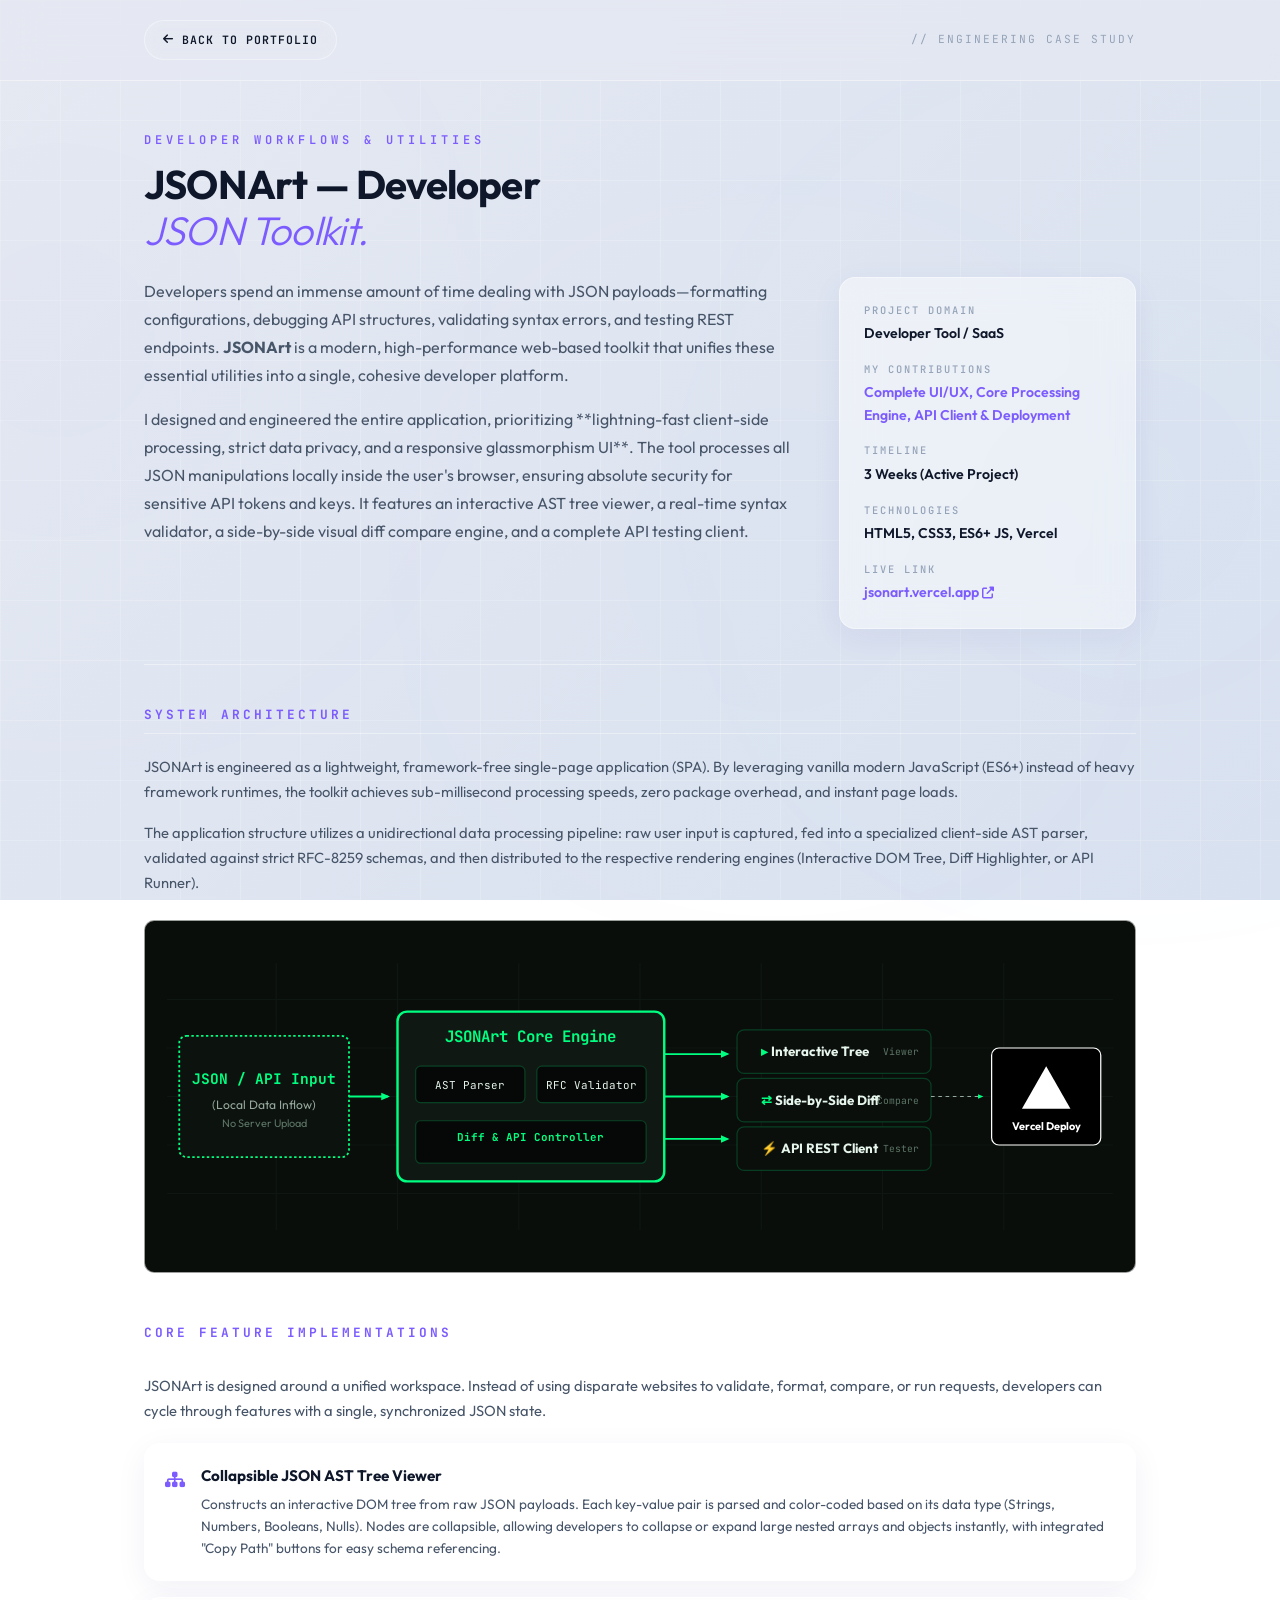
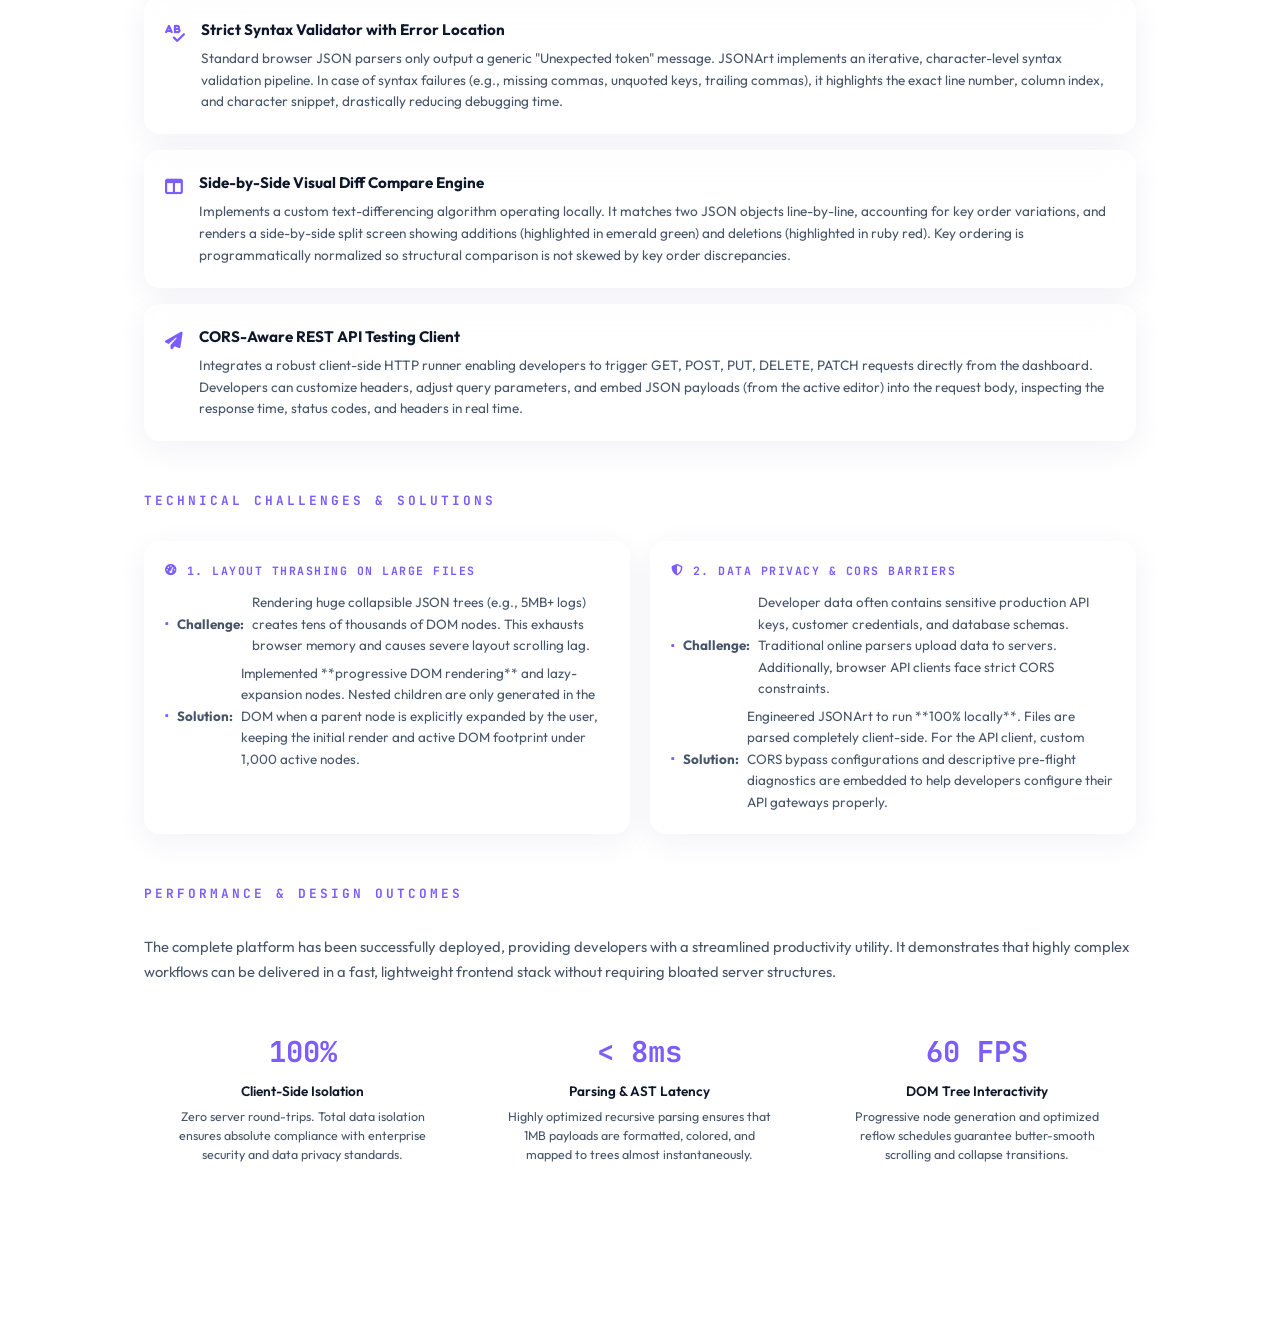
<file: jsonart.html>
<!DOCTYPE html>
<html lang="en">
<head>
      <script>
    (function() {
      const saved = localStorage.getItem('theme');
      const systemDark = window.matchMedia('(prefers-color-scheme: dark)').matches;
      const initial = saved || (systemDark ? 'dark' : 'light');
      document.documentElement.setAttribute('data-theme', initial);
    })();

    // Parallax Scroll Control
    const spaceMidLayer = document.querySelector('.space-mid-layer');

    function handleParallax() {
      const scrollY = window.scrollY;
      if (window.innerWidth >= 768) {
        if (spaceMidLayer) {
          spaceMidLayer.style.transform = 'translateY(' + (-scrollY * 0.1) + 'px)';
        }
      } else {
        if (spaceMidLayer) spaceMidLayer.style.transform = '';
      }
    }

    let parallaxTicking = false;
    window.addEventListener('scroll', () => {
      if (!parallaxTicking) {
        window.requestAnimationFrame(() => {
          handleParallax();
          parallaxTicking = false;
        });
        parallaxTicking = true;
      }
    });
  </script>



  <meta charset="UTF-8">
  <meta http-equiv="X-UA-Compatible" content="IE=edge">
  <meta name="viewport" content="width=device-width, initial-scale=1.0">

  <!-- SEO Meta Tags -->
  <meta name="keywords" content="Jitendra Dhamdhere, Case Study, JSONArt, Developer Tools, JSON Validator, API Tester, JSON Diff, JavaScript, Frontend Developer">
  <meta name="description" content="Engineering Case Study: JSONArt Developer JSON Toolkit designed by Frontend Developer Jitendra Dhamdhere.">
  <meta name="author" content="Jitendra Dhamdhere">
  <meta name="robots" content="index, follow">
  <meta name="theme-color" content="#01020a">
  <link rel="canonical" href="https://jitendradhamdhere.github.io/portfolio/jsonart.html">

  <!-- Open Graph Meta Tags -->
  <meta property="og:title" content="Case Study: JSONArt Toolkit | Jitendra Dhamdhere">
  <meta property="og:description" content="Engineering Case Study: JSONArt Developer JSON Toolkit designed by Frontend Developer Jitendra Dhamdhere.">
  <meta property="og:image" content="https://jitendradhamdhere.github.io/portfolio/assets/images/projects/jsonart_preview.png">
  <meta property="og:url" content="https://jitendradhamdhere.github.io/portfolio/jsonart.html">
  <meta property="og:type" content="article">
  <meta property="og:site_name" content="Jitendra Dhamdhere Portfolio">

  <!-- Twitter Card Meta Tags -->
  <meta name="twitter:card" content="summary_large_image">
  <meta name="twitter:title" content="Case Study: JSONArt Toolkit | Jitendra Dhamdhere">
  <meta name="twitter:description" content="Engineering Case Study: JSONArt Developer JSON Toolkit designed by Frontend Developer Jitendra Dhamdhere.">
  <meta name="twitter:image" content="https://jitendradhamdhere.github.io/portfolio/assets/images/projects/jsonart_preview.png">

  <!-- Title -->
  <title>Case Study: JSONArt Toolkit | Jitendra Dhamdhere</title>

  <!-- Favicon -->
  <link rel="icon" id="favicon" type="image/svg+xml" href="./assets/images/favicon.svg">
  <link rel="alternate icon" type="image/png" sizes="32x32" href="./assets/images/favicon-32x32.png">
  <link rel="alternate icon" type="image/png" sizes="16x16" href="./assets/images/favicon-16x16.png">
  <link rel="apple-touch-icon" sizes="180x180" href="./assets/images/apple-touch-icon.png">

  <!-- Fonts -->
  <link rel="preconnect" href="https://fonts.googleapis.com">
  <link rel="preconnect" href="https://fonts.gstatic.com" crossorigin>
  <link href="https://fonts.googleapis.com/css2?family=JetBrains+Mono:wght@300;400;500;600;700&family=Outfit:wght@300;400;500;600;700&display=swap" rel="stylesheet">

  <!-- Font Awesome Icons -->
  <link rel="stylesheet" href="https://cdnjs.cloudflare.com/ajax/libs/font-awesome/6.5.1/css/all.min.css">

  <style>
    /* ═══════════════════════════════════════════
       CASE STUDY CUSTOM CSS (Obsidian & Emerald)
       ═══════════════════════════════════════════ */
                :root {
      --bg: #01020a;
      --bg-panel: rgba(255, 255, 255, 0.05);
      --surface: rgba(255, 255, 255, 0.07);
      --border: rgba(255, 255, 255, 0.1);
      --border-dark: rgba(255, 255, 255, 0.18);
      --border-glass: rgba(255, 255, 255, 0.12);
      
      --green: #5ec8ff;
      --green-dark: #7c5cff;
      --amber: #00e5ff;
      --amber-dark: #7c5cff;
      
      --text: #f1f5f9;
      --muted: #94a3b8;
      --dim: #64748b;
      
      --sans: 'Poppins', 'Outfit', sans-serif;
      --code: 'JetBrains Mono', monospace;

      --backdrop-blur: blur(18px);
      --box-shadow-glass: 0 8px 32px 0 rgba(0, 0, 0, 0.45);
      --bg-navbar: rgba(1, 2, 10, 0.65);
    }

    [data-theme="light"] {
      --bg: #e5e9f2;
      --bg-panel: rgba(255, 255, 255, 0.45);
      --surface: rgba(255, 255, 255, 0.65);
      --border: rgba(255, 255, 255, 0.4);
      --border-dark: rgba(255, 255, 255, 0.6);
      --border-glass: rgba(255, 255, 255, 0.4);
      
      --green: #7c5cff;
      --green-dark: #5ec8ff;
      --amber: #7c5cff;
      --amber-dark: #5ec8ff;
      
      --text: #0f172a;
      --muted: #475569;
      --dim: #94a3b8;

      --backdrop-blur: blur(18px);
      --box-shadow-glass: 0 8px 32px 0 rgba(31, 38, 135, 0.06);
      --bg-navbar: rgba(229, 233, 242, 0.65);
    }

    * {
      box-sizing: border-box;
      margin: 0;
      padding: 0;
    }

    html {
      scroll-behavior: smooth;
    }

            body {
      background: linear-gradient(135deg, #01020a 0%, #03040e 50%, #060915 100%);
      background-attachment: fixed;
      color: var(--text);
      font-family: var(--sans);
      line-height: 1.6;
      overflow-x: hidden;
      padding-bottom: 80px;
    }
    [data-theme="light"] body {
      background: linear-gradient(135deg, #e5e9f2 0%, #d8e1f0 100%);
      background-attachment: fixed;
    }
    [data-theme="light"] body {
      background: linear-gradient(135deg, #e5e9f2 0%, #d8e1f0 100%);
      background-attachment: fixed;
    }

    /* Background Geometric Grid Accents */
    body::before {
      content: '';
      position: fixed;
      inset: 0;
      z-index: -1;
      background-image: 
        linear-gradient(var(--border) 1px, transparent 1px),
        linear-gradient(90deg, var(--border) 1px, transparent 1px);
      background-size: 60px 60px;
      opacity: 0.45;
      pointer-events: none;
    }

    .container {
      max-width: 1040px;
      margin: 0 auto;
      padding: 0 24px;
    }

    /* ─── HEADER / ACTION BAR ─── */
    .top-bar {
      padding: 20px 0;
      display: flex;
      justify-content: space-between;
      align-items: center;
      border-bottom: 1px solid var(--border);
      background: rgba(5, 8, 6, 0.85);
      backdrop-filter: blur(12px);
      position: sticky;
      top: 0;
      z-index: 100;
    }

    .btn-back {
      display: inline-flex;
      align-items: center;
      gap: 8px;
      padding: 10px 18px;
      font-family: var(--code);
      font-size: 0.72rem;
      font-weight: 600;
      text-transform: uppercase;
      letter-spacing: 1px;
      border: 1px solid var(--border-dark);
      border-radius: 6px;
      cursor: pointer;
      text-decoration: none;
      color: var(--muted);
      transition: all 0.25s ease;
      background: transparent;
    }

    .btn-back:hover {
      border-color: var(--green);
      color: var(--green);
      background: rgba(0, 255, 128, 0.04);
      transform: translateX(-2px);
    }

    .top-meta {
      font-family: var(--code);
      font-size: 0.7rem;
      color: var(--dim);
      text-transform: uppercase;
      letter-spacing: 2px;
    }

    /* ─── HERO HEADER ─── */
    .hero-header {
      padding: 50px 0 35px;
      border-bottom: 1px solid var(--border);
      margin-bottom: 40px;
    }

    .eyebrow {
      font-family: var(--code);
      font-size: 0.75rem;
      color: var(--green);
      text-transform: uppercase;
      letter-spacing: 4px;
      margin-bottom: 10px;
      display: block;
      font-weight: 600;
    }

    .hero-title h1 {
      font-size: 2.5rem;
      font-weight: 700;
      letter-spacing: -0.02em;
      line-height: 1.15;
      color: var(--text);
      margin-bottom: 24px;
    }

    .hero-title h1 span {
      color: var(--green);
      font-style: italic;
      font-weight: 300;
    }

    /* Grid Layout for Metadata and Core Summary */
    .meta-overview-grid {
      display: grid;
      grid-template-columns: 2.2fr 1fr;
      gap: 40px;
      align-items: start;
    }

    .overview-text {
      font-size: 1rem;
      color: var(--muted);
      line-height: 1.75;
    }

    .overview-text p {
      margin-bottom: 16px;
    }

    /* Metadata Panel Card */
    .metadata-card {
      background: var(--bg-panel);
      border: 1px solid var(--border-dark);
      border-radius: 8px;
      padding: 24px;
      display: flex;
      flex-direction: column;
      gap: 16px;
    }

    .meta-item {
      display: flex;
      flex-direction: column;
      gap: 4px;
    }

    .meta-label {
      font-family: var(--code);
      font-size: 0.65rem;
      color: var(--dim);
      text-transform: uppercase;
      letter-spacing: 2px;
      font-weight: 500;
    }

    .meta-value {
      font-size: 0.88rem;
      color: var(--text);
      font-weight: 600;
    }

    .meta-value span {
      color: var(--green);
    }

    .meta-value a {
      color: var(--green);
      text-decoration: none;
      transition: color 0.2s;
    }
    .meta-value a:hover {
      text-decoration: underline;
      color: var(--green-dark);
    }

    /* ─── CASE STUDY SECTIONS ─── */
    .case-section {
      margin-bottom: 50px;
    }

    .section-title {
      font-family: var(--code);
      font-size: 0.8rem;
      color: var(--green);
      text-transform: uppercase;
      letter-spacing: 3px;
      border-bottom: 1px solid var(--border);
      padding-bottom: 8px;
      margin-bottom: 20px;
      font-weight: 700;
    }

    .section-text {
      font-size: 0.92rem;
      color: var(--muted);
      line-height: 1.7;
      margin-bottom: 16px;
    }

    /* Key Implementation Bullets */
    .implementation-list {
      list-style: none;
      display: flex;
      flex-direction: column;
      gap: 16px;
      margin-top: 20px;
    }

    .implementation-item {
      background: var(--bg-panel);
      border: 1px solid var(--border);
      border-radius: 8px;
      padding: 20px;
      display: grid;
      grid-template-columns: auto 1fr;
      gap: 16px;
      align-items: start;
      transition: border-color 0.25s ease;
    }

    .implementation-item:hover {
      border-color: rgba(0, 255, 128, 0.2);
    }

    .item-icon {
      color: var(--green);
      font-size: 1.1rem;
      margin-top: 2px;
    }

    .item-title {
      font-size: 0.95rem;
      font-weight: 700;
      color: var(--text);
      margin-bottom: 6px;
    }

    .item-desc {
      font-size: 0.85rem;
      color: var(--muted);
      line-height: 1.6;
    }

    /* ─── SVG ARCHITECTURE DIAGRAM ─── */
    .diagram-container {
      background: #090e0b;
      border: 1px solid var(--border-dark);
      border-radius: 10px;
      padding: 30px 10px;
      display: flex;
      justify-content: center;
      align-items: center;
      margin: 25px 0;
      overflow-x: auto;
    }

    .diagram-container svg {
      max-width: 100%;
      min-width: 800px;
      height: auto;
    }

    /* ─── TECH STACK GRID ─── */
    .tech-grid {
      display: grid;
      grid-template-columns: repeat(auto-fit, minmax(220px, 1fr));
      gap: 20px;
    }

    .tech-card {
      background: var(--bg-panel);
      border: 1px solid var(--border);
      border-radius: 8px;
      padding: 20px;
      transition: transform 0.2s ease, border-color 0.2s ease;
    }

    .tech-card:hover {
      border-color: rgba(0, 255, 128, 0.16);
      transform: translateY(-2px);
    }

    .tech-header {
      font-family: var(--code);
      font-size: 0.72rem;
      color: var(--green);
      text-transform: uppercase;
      letter-spacing: 1.5px;
      margin-bottom: 12px;
      font-weight: 700;
      display: flex;
      align-items: center;
      gap: 8px;
    }

    .tech-bullets {
      list-style: none;
      display: flex;
      flex-direction: column;
      gap: 6px;
    }

    .tech-bullets li {
      font-size: 0.84rem;
      color: var(--muted);
      display: flex;
      align-items: center;
      gap: 8px;
    }

    .tech-bullets li::before {
      content: '▪';
      color: var(--green);
      font-size: 0.7rem;
    }

    /* ─── KEY OUTCOMES ─── */
    .outcome-grid {
      display: grid;
      grid-template-columns: repeat(3, 1fr);
      gap: 20px;
      margin-top: 20px;
    }

    .outcome-card {
      background: var(--surface);
      border: 1px solid var(--border-dark);
      border-radius: 8px;
      padding: 24px;
      text-align: center;
    }

    .outcome-num {
      font-family: var(--code);
      font-size: 1.8rem;
      font-weight: 700;
      color: var(--green);
      margin-bottom: 6px;
    }

    .outcome-label {
      font-size: 0.85rem;
      color: var(--text);
      font-weight: 600;
      margin-bottom: 6px;
    }

    .outcome-desc {
      font-size: 0.78rem;
      color: var(--muted);
      line-height: 1.5;
    }

    /* ─── RESPONSIVE STYLING ─── */
    @media (max-width: 860px) {
      .meta-overview-grid {
        grid-template-columns: 1fr;
        gap: 30px;
      }
      
      .metadata-card {
        flex-direction: row;
        flex-wrap: wrap;
        gap: 20px 40px;
      }
    }

    @media (max-width: 680px) {
      .hero-title h1 {
        font-size: 2rem;
      }

      .outcome-grid {
        grid-template-columns: 1fr;
        gap: 16px;
      }

      .metadata-card {
        flex-direction: column;
        gap: 16px;
      }
    }
  
    
    [data-theme="light"] .btn-back:hover {
      color: #ffffff !important;
      background: var(--green) !important;
    }

    
    [data-theme="light"] .btn-back:hover {
      color: #ffffff !important;
      background: var(--green) !important;
    }



    .space-mid-layer {
      position: fixed;
      inset: 0;
      width: 100vw;
      height: 100vh;
      z-index: -2;
      pointer-events: none;
      will-change: transform;
    }

    .space-nebula {
      position: absolute;
      border-radius: 50%;
      filter: blur(130px);
      opacity: 0.07;
      mix-blend-mode: screen;
      will-change: transform;
      transition: background 1.5s ease, opacity 0.5s ease;
    }
    [data-theme="light"] .space-nebula {
      opacity: 0.02;
      mix-blend-mode: multiply;
      filter: blur(105px);
    }
    .space-nebula.orb-1 {
      width: 500px;
      height: 500px;
      background: radial-gradient(circle, var(--green) 0%, transparent 70%);
      top: 10%;
      left: -15%;
    }
    .space-nebula.orb-2 {
      width: 550px;
      height: 550px;
      background: radial-gradient(circle, var(--green-dark) 0%, transparent 70%);
      bottom: 15%;
      right: -10%;
    }
    .space-nebula.orb-3 {
      width: 400px;
      height: 400px;
      background: radial-gradient(circle, var(--green) 0%, transparent 70%);
      top: 40%;
      left: 45%;
    }

    /* Unified Glassmorphic cards overrides */
    .metadata-card, .implementation-item, .tech-card {
      background: var(--bg-panel) !important;
      backdrop-filter: var(--backdrop-blur) !important;
      -webkit-backdrop-filter: var(--backdrop-blur) !important;
      border: 1px solid var(--border-glass) !important;
      border-radius: 16px !important;
      box-shadow: var(--box-shadow-glass) !important;
      transition: all 0.3s cubic-bezier(0.4, 0, 0.2, 1) !important;
    }
    .metadata-card:hover, .implementation-item:hover, .tech-card:hover {
      background: var(--surface) !important;
      border-color: var(--green) !important;
      transform: translateY(-3px) !important;
      box-shadow: 0 8px 32px 0 rgba(94, 200, 255, 0.12) !important;
    }
    [data-theme="light"] .metadata-card:hover, [data-theme="light"] .implementation-item:hover, [data-theme="light"] .tech-card:hover {
      box-shadow: 0 8px 32px 0 rgba(124, 92, 255, 0.1) !important;
    }

    /* Header top-bar & back button modifications */
    .top-bar {
      background: var(--bg-navbar) !important;
      border-bottom: 1px solid var(--border-glass) !important;
      backdrop-filter: var(--backdrop-blur) !important;
      -webkit-backdrop-filter: var(--backdrop-blur) !important;
      transition: background 0.3s ease;
    }
    .btn-back {
      border-radius: 50px !important;
      border: 1px solid var(--border-glass) !important;
      background: rgba(255, 255, 255, 0.03) !important;
      color: var(--text) !important;
      backdrop-filter: blur(8px);
      -webkit-backdrop-filter: blur(8px);
      transition: all 0.3s cubic-bezier(0.4, 0, 0.2, 1) !important;
    }
    .btn-back:hover {
      border-color: var(--green) !important;
      color: #ffffff !important;
      background: var(--green) !important;
    }
    [data-theme="light"] .btn-back:hover {
      color: #ffffff !important;
      background: var(--green) !important;
    }
</style>
</head>
<body>

  <div class="space-mid-layer">
    <div class="space-nebula orb-1"></div>
    <div class="space-nebula orb-2"></div>
    <div class="space-nebula orb-3"></div>
  </div>

  </div>



  <!-- Top Navigation / Action Bar -->
  <header class="top-bar">
    <nav class="container" style="display: flex; justify-content: space-between; align-items: center; width: 100%;" aria-label="Back Navigation">
      <a href="./index.html#projects" class="btn-back">
        <i class="fas fa-arrow-left"></i> Back to Portfolio
      </a>
      <span class="top-meta">// Engineering Case Study</span>
    </nav>
  </header>

  <main class="container">
    
    <!-- Hero Title Block -->
    <header class="hero-header">
      <span class="eyebrow">DEVELOPER WORKFLOWS &amp; UTILITIES</span>
      <div class="hero-title">
        <h1>JSONArt — Developer<br><span>JSON Toolkit.</span></h1>
      </div>

      <!-- Overview and Meta Grid -->
      <div class="meta-overview-grid">
        <div class="overview-text">
          <p>
            Developers spend an immense amount of time dealing with JSON payloads—formatting configurations, debugging API structures, validating syntax errors, and testing REST endpoints. <strong>JSONArt</strong> is a modern, high-performance web-based toolkit that unifies these essential utilities into a single, cohesive developer platform.
          </p>
          <p>
            I designed and engineered the entire application, prioritizing **lightning-fast client-side processing, strict data privacy, and a responsive glassmorphism UI**. The tool processes all JSON manipulations locally inside the user's browser, ensuring absolute security for sensitive API tokens and keys. It features an interactive AST tree viewer, a real-time syntax validator, a side-by-side visual diff compare engine, and a complete API testing client.
          </p>
        </div>

        <aside class="metadata-card">
          <div class="meta-item">
            <span class="meta-label">Project Domain</span>
            <div class="meta-value">Developer Tool / SaaS</div>
          </div>
          <div class="meta-item">
            <span class="meta-label">My Contributions</span>
            <div class="meta-value"><span>Complete UI/UX, Core Processing Engine, API Client &amp; Deployment</span></div>
          </div>
          <div class="meta-item">
            <span class="meta-label">Timeline</span>
            <div class="meta-value">3 Weeks (Active Project)</div>
          </div>
          <div class="meta-item">
            <span class="meta-label">Technologies</span>
            <div class="meta-value">HTML5, CSS3, ES6+ JS, Vercel</div>
          </div>
          <div class="meta-item">
            <span class="meta-label">Live Link</span>
            <div class="meta-value"><a href="https://jsonart.vercel.app/" target="_blank">jsonart.vercel.app <i class="fas fa-external-link-alt" style="font-size: 0.75rem;"></i></a></div>
          </div>
        </aside>
      </div>
    </header>

    <!-- Section 1: System Overview & Architecture -->
    <section class="case-section">
      <h2 class="section-title">System Architecture</h2>
      <p class="section-text">
        JSONArt is engineered as a lightweight, framework-free single-page application (SPA). By leveraging vanilla modern JavaScript (ES6+) instead of heavy framework runtimes, the toolkit achieves sub-millisecond processing speeds, zero package overhead, and instant page loads. 
      </p>
      <p class="section-text">
        The application structure utilizes a unidirectional data processing pipeline: raw user input is captured, fed into a specialized client-side AST parser, validated against strict RFC-8259 schemas, and then distributed to the respective rendering engines (Interactive DOM Tree, Diff Highlighter, or API Runner).
      </p>

      <!-- Handcrafted SVG Architecture Diagram -->
      <div class="diagram-container">
        <svg viewBox="0 0 800 240" fill="none" xmlns="http://www.w3.org/2000/svg" role="img" aria-label="JSONArt Architecture Diagram">
          <title>JSONArt Architecture Diagram</title>
          <desc>Visualizes the local client-side JSON toolkit flow: JSON/API inputs are processed within the user's browser by the JSONArt Core Engine (featuring an AST Parser, RFC Validator, and Diff/API Controller), updating interactive output engines like the Interactive Tree, Side-by-Side Diff, and REST API client client-side without remote server uploads.</desc>
          <!-- Background Grid lines (subtle) -->
          <path d="M10 40H790M10 80H790M10 120H790M10 160H790M10 200H790" stroke="#0e1711" stroke-width="1"/>
          <path d="M100 10V230M200 10V230M300 10V230M400 10V230M500 10V230M600 10V230M700 10V230" stroke="#0e1711" stroke-width="1"/>

          <!-- 1. USER INPUT BLOCK -->
          <rect x="20" y="70" width="140" height="100" rx="6" fill="#0c120e" stroke="#00ff80" stroke-width="1.5" stroke-dasharray="2 2"/>
          <text x="90" y="110" fill="#00ff80" font-family="JetBrains Mono" font-size="12" font-weight="bold" text-anchor="middle">JSON / API Input</text>
          <text x="90" y="130" fill="#96a99e" font-family="Outfit" font-size="10" text-anchor="middle">(Local Data Inflow)</text>
          <text x="90" y="145" fill="#5c7566" font-family="Outfit" font-size="9" text-anchor="middle">No Server Upload</text>

          <!-- Arrow 1 -->
          <path d="M160 120H192" stroke="#00ff80" stroke-width="1.5" marker-end="url(#arrow)"/>

          <!-- 2. CLIENT-SIDE PIPELINE BLOCK -->
          <rect x="200" y="50" width="220" height="140" rx="8" fill="#101813" stroke="#00ff80" stroke-width="2"/>
          <text x="310" y="75" fill="#00ff80" font-family="JetBrains Mono" font-size="13" font-weight="bold" text-anchor="middle">JSONArt Core Engine</text>
          
          <!-- Inner Core Components -->
          <rect x="215" y="95" width="90" height="30" rx="4" fill="#050806" stroke="rgba(0, 255, 128, 0.2)" stroke-width="1"/>
          <text x="260" y="114" fill="#e6f5ec" font-family="JetBrains Mono" font-size="9" text-anchor="middle">AST Parser</text>
          
          <rect x="315" y="95" width="90" height="30" rx="4" fill="#050806" stroke="rgba(0, 255, 128, 0.2)" stroke-width="1"/>
          <text x="360" y="114" fill="#e6f5ec" font-family="JetBrains Mono" font-size="9" text-anchor="middle">RFC Validator</text>

          <rect x="215" y="140" width="190" height="35" rx="4" fill="#050806" stroke="rgba(0, 255, 128, 0.2)" stroke-width="1"/>
          <text x="310" y="157" fill="#00ff80" font-family="JetBrains Mono" font-size="9" font-weight="bold" text-anchor="middle">Diff &amp; API Controller</text>

          <!-- Arrows from Core to Outputs -->
          <path d="M420 85H472" stroke="#00ff80" stroke-width="1.5" marker-end="url(#arrow)"/>
          <path d="M420 120H472" stroke="#00ff80" stroke-width="1.5" marker-end="url(#arrow)"/>
          <path d="M420 155H472" stroke="#00ff80" stroke-width="1.5" marker-end="url(#arrow)"/>

          <!-- 3. OUTPUT ENGINES -->
          <!-- Output 1: Tree Viewer -->
          <rect x="480" y="65" width="160" height="36" rx="6" fill="#0a0f0c" stroke="rgba(0, 255, 128, 0.2)" stroke-width="1"/>
          <text x="500" y="87" fill="#e6f5ec" font-family="Outfit" font-size="11" font-weight="bold"><tspan fill="#00ff80">▸</tspan> Interactive Tree</text>
          <text x="630" y="86" fill="#5c7566" font-family="JetBrains Mono" font-size="8" text-anchor="end">Viewer</text>

          <!-- Output 2: Diff Engine -->
          <rect x="480" y="105" width="160" height="36" rx="6" fill="#0a0f0c" stroke="rgba(0, 255, 128, 0.2)" stroke-width="1"/>
          <text x="500" y="127" fill="#e6f5ec" font-family="Outfit" font-size="11" font-weight="bold"><tspan fill="#00ff80">⇄</tspan> Side-by-Side Diff</text>
          <text x="630" y="126" fill="#5c7566" font-family="JetBrains Mono" font-size="8" text-anchor="end">Compare</text>

          <!-- Output 3: API Tester -->
          <rect x="480" y="145" width="160" height="36" rx="6" fill="#0a0f0c" stroke="rgba(0, 255, 128, 0.2)" stroke-width="1"/>
          <text x="500" y="167" fill="#e6f5ec" font-family="Outfit" font-size="11" font-weight="bold"><tspan fill="#00ff80">⚡</tspan> API REST Client</text>
          <text x="630" y="166" fill="#5c7566" font-family="JetBrains Mono" font-size="8" text-anchor="end">Tester</text>

          <!-- 4. VERCEL DEPLOYMENT BLOCK -->
          <path d="M640 120H682" stroke="#96a99e" stroke-width="1" stroke-dasharray="3 3" marker-end="url(#arrow)"/>
          <rect x="690" y="80" width="90" height="80" rx="6" fill="#000000" stroke="#ffffff" stroke-width="1"/>
          <path d="M735 95L755 130H715L735 95Z" fill="#ffffff"/> <!-- Vercel logo -->
          <text x="735" y="148" fill="#ffffff" font-family="Outfit" font-size="9" font-weight="bold" text-anchor="middle">Vercel Deploy</text>

          <!-- SVG Markers -->
          <defs>
            <marker id="arrow" viewBox="0 0 10 10" refX="6" refY="5" markerWidth="6" markerHeight="6" orient="auto-start-reverse">
              <path d="M0 1.5L8 5L0 8.5V1.5Z" fill="#00ff80"/>
            </marker>
          </defs>
        </svg>
      </div>
    </section>

    <!-- Section 2: Key Features -->
    <section class="case-section">
      <h2 class="section-title">Core Feature Implementations</h2>
      <p class="section-text">
        JSONArt is designed around a unified workspace. Instead of using disparate websites to validate, format, compare, or run requests, developers can cycle through features with a single, synchronized JSON state.
      </p>

      <ul class="implementation-list">
        <li class="implementation-item">
          <div class="item-icon"><i class="fas fa-sitemap"></i></div>
          <div>
            <h4 class="item-title">Collapsible JSON AST Tree Viewer</h4>
            <p class="item-desc">
              Constructs an interactive DOM tree from raw JSON payloads. Each key-value pair is parsed and color-coded based on its data type (Strings, Numbers, Booleans, Nulls). Nodes are collapsible, allowing developers to collapse or expand large nested arrays and objects instantly, with integrated "Copy Path" buttons for easy schema referencing.
            </p>
          </div>
        </li>

        <li class="implementation-item">
          <div class="item-icon"><i class="fas fa-spell-check"></i></div>
          <div>
            <h4 class="item-title">Strict Syntax Validator with Error Location</h4>
            <p class="item-desc">
              Standard browser JSON parsers only output a generic "Unexpected token" message. JSONArt implements an iterative, character-level syntax validation pipeline. In case of syntax failures (e.g., missing commas, unquoted keys, trailing commas), it highlights the exact line number, column index, and character snippet, drastically reducing debugging time.
            </p>
          </div>
        </li>

        <li class="implementation-item">
          <div class="item-icon"><i class="fas fa-columns"></i></div>
          <div>
            <h4 class="item-title">Side-by-Side Visual Diff Compare Engine</h4>
            <p class="item-desc">
              Implements a custom text-differencing algorithm operating locally. It matches two JSON objects line-by-line, accounting for key order variations, and renders a side-by-side split screen showing additions (highlighted in emerald green) and deletions (highlighted in ruby red). Key ordering is programmatically normalized so structural comparison is not skewed by key order discrepancies.
            </p>
          </div>
        </li>

        <li class="implementation-item">
          <div class="item-icon"><i class="fas fa-paper-plane"></i></div>
          <div>
            <h4 class="item-title">CORS-Aware REST API Testing Client</h4>
            <p class="item-desc">
              Integrates a robust client-side HTTP runner enabling developers to trigger GET, POST, PUT, DELETE, PATCH requests directly from the dashboard. Developers can customize headers, adjust query parameters, and embed JSON payloads (from the active editor) into the request body, inspecting the response time, status codes, and headers in real time.
            </p>
          </div>
        </li>
      </ul>
    </section>

    <!-- Section 3: Technical Details -->
    <section class="case-section">
      <h2 class="section-title">Technical Challenges &amp; Solutions</h2>
      
      <div class="tech-grid">
        <!-- Card 1: Virtual Rendering -->
        <div class="tech-card">
          <h3 class="tech-header"><i class="fas fa-tachometer-alt"></i> 1. Layout Thrashing on Large Files</h3>
          <ul class="tech-bullets">
            <li><strong>Challenge:</strong> Rendering huge collapsible JSON trees (e.g., 5MB+ logs) creates tens of thousands of DOM nodes. This exhausts browser memory and causes severe layout scrolling lag.</li>
            <li><strong>Solution:</strong> Implemented **progressive DOM rendering** and lazy-expansion nodes. Nested children are only generated in the DOM when a parent node is explicitly expanded by the user, keeping the initial render and active DOM footprint under 1,000 active nodes.</li>
          </ul>
        </div>

        <!-- Card 2: Security & Privacy -->
        <div class="tech-card">
          <h3 class="tech-header"><i class="fas fa-shield-alt"></i> 2. Data Privacy &amp; CORS Barriers</h3>
          <ul class="tech-bullets">
            <li><strong>Challenge:</strong> Developer data often contains sensitive production API keys, customer credentials, and database schemas. Traditional online parsers upload data to servers. Additionally, browser API clients face strict CORS constraints.</li>
            <li><strong>Solution:</strong> Engineered JSONArt to run **100% locally**. Files are parsed completely client-side. For the API client, custom CORS bypass configurations and descriptive pre-flight diagnostics are embedded to help developers configure their API gateways properly.</li>
          </ul>
        </div>
      </div>
    </section>

    <!-- Section 4: Key Outcomes -->
    <section class="case-section">
      <h2 class="section-title">Performance &amp; Design Outcomes</h2>
      <p class="section-text">
        The complete platform has been successfully deployed, providing developers with a streamlined productivity utility. It demonstrates that highly complex workflows can be delivered in a fast, lightweight frontend stack without requiring bloated server structures.
      </p>

      <div class="outcome-grid">
        <div class="outcome-card">
          <div class="outcome-num">100%</div>
          <div class="outcome-label">Client-Side Isolation</div>
          <p class="outcome-desc">Zero server round-trips. Total data isolation ensures absolute compliance with enterprise security and data privacy standards.</p>
        </div>

        <div class="outcome-card">
          <div class="outcome-num">&lt; 8ms</div>
          <div class="outcome-label">Parsing &amp; AST Latency</div>
          <p class="outcome-desc">Highly optimized recursive parsing ensures that 1MB payloads are formatted, colored, and mapped to trees almost instantaneously.</p>
        </div>

        <div class="outcome-card">
          <div class="outcome-num">60 FPS</div>
          <div class="outcome-label">DOM Tree Interactivity</div>
          <p class="outcome-desc">Progressive node generation and optimized reflow schedules guarantee butter-smooth scrolling and collapse transitions.</p>
        </div>
      </div>
    </section>

  </main>

</body>
</html>
</file>
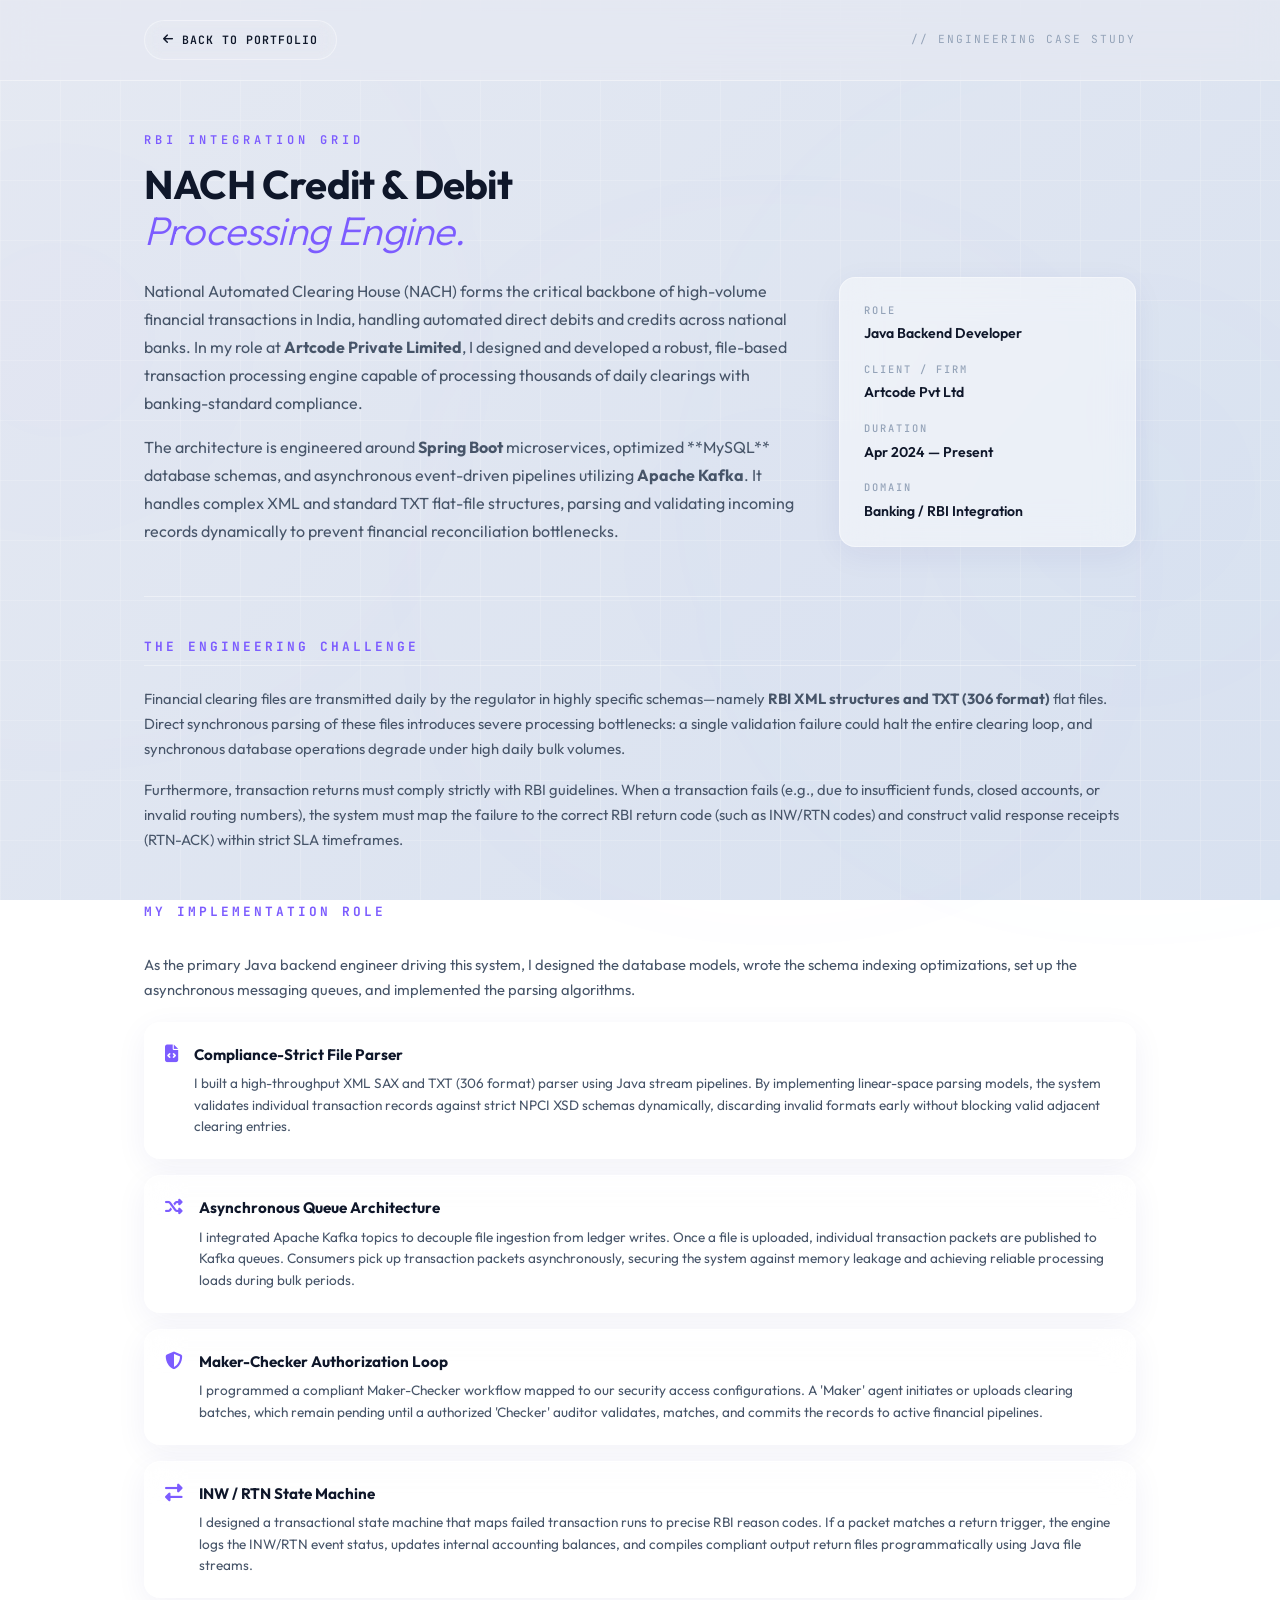
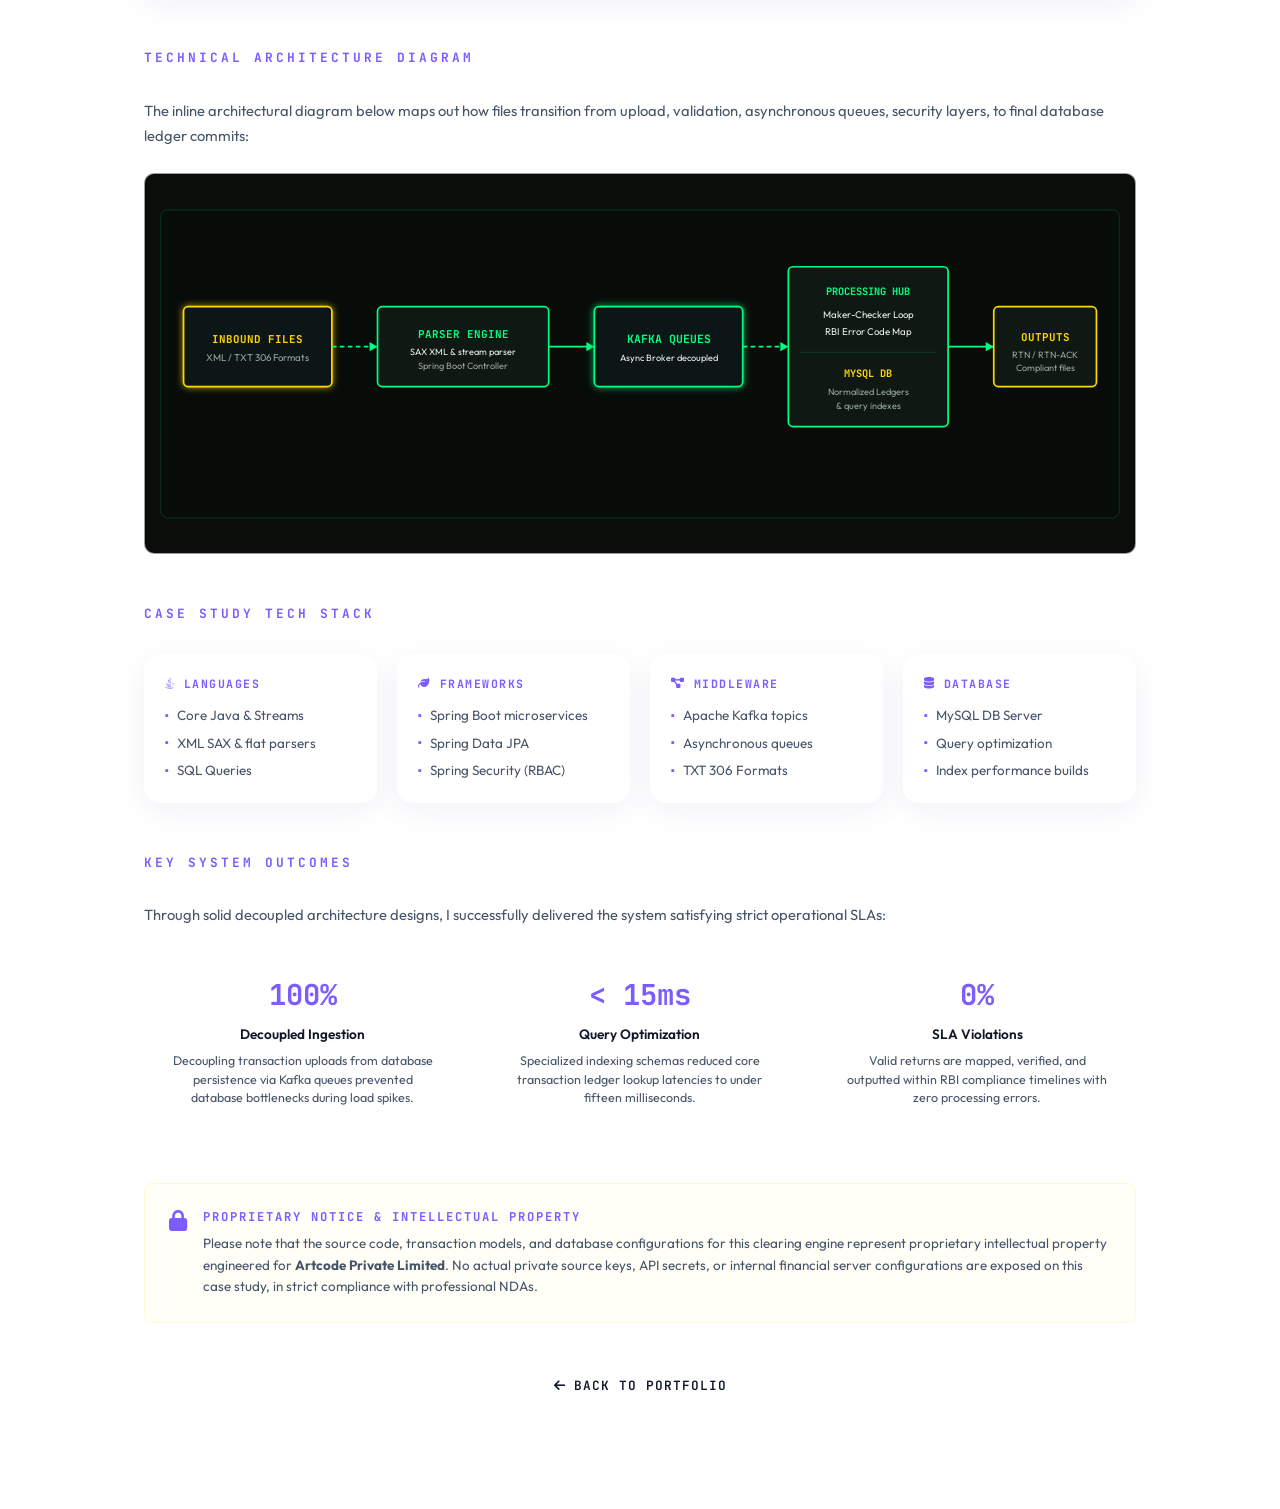
<file: nach-engine.html>
<!DOCTYPE html>
<html lang="en">
<head>
      <script>
    (function() {
      const saved = localStorage.getItem('theme');
      const systemDark = window.matchMedia('(prefers-color-scheme: dark)').matches;
      const initial = saved || (systemDark ? 'dark' : 'light');
      document.documentElement.setAttribute('data-theme', initial);
    })();

    // Parallax Scroll Control
    const spaceMidLayer = document.querySelector('.space-mid-layer');

    function handleParallax() {
      const scrollY = window.scrollY;
      if (window.innerWidth >= 768) {
        if (spaceMidLayer) {
          spaceMidLayer.style.transform = 'translateY(' + (-scrollY * 0.1) + 'px)';
        }
      } else {
        if (spaceMidLayer) spaceMidLayer.style.transform = '';
      }
    }

    let parallaxTicking = false;
    window.addEventListener('scroll', () => {
      if (!parallaxTicking) {
        window.requestAnimationFrame(() => {
          handleParallax();
          parallaxTicking = false;
        });
        parallaxTicking = true;
      }
    });
  </script>



  <meta charset="UTF-8">
  <meta http-equiv="X-UA-Compatible" content="IE=edge">
  <meta name="viewport" content="width=device-width, initial-scale=1.0">

  <!-- SEO Meta Tags -->
  <meta name="keywords" content="Jitendra Dhamdhere, Case Study, NACH Engine, Java Developer, Spring Boot, Kafka, MySQL, Banking Integration, RBI Systems">
  <meta name="description" content="Engineering Case Study: NACH Credit & Debit Processing Engine designed by Java Backend Developer Jitendra Dhamdhere for Artcode Pvt Ltd.">
  <meta name="author" content="Jitendra Dhamdhere">
  <meta name="robots" content="index, follow">
  <meta name="theme-color" content="#01020a">
  <link rel="canonical" href="https://jitendradhamdhere.github.io/portfolio/nach-engine.html">

  <!-- Open Graph Meta Tags -->
  <meta property="og:title" content="Case Study: NACH Clearing Engine | Jitendra Dhamdhere">
  <meta property="og:description" content="Engineering Case Study: NACH Credit & Debit Processing Engine designed by Java Backend Developer Jitendra Dhamdhere for Artcode Pvt Ltd.">
  <meta property="og:image" content="https://jitendradhamdhere.github.io/portfolio/assets/images/projects/nach_preview.png">
  <meta property="og:url" content="https://jitendradhamdhere.github.io/portfolio/nach-engine.html">
  <meta property="og:type" content="article">
  <meta property="og:site_name" content="Jitendra Dhamdhere Portfolio">

  <!-- Twitter Card Meta Tags -->
  <meta name="twitter:card" content="summary_large_image">
  <meta name="twitter:title" content="Case Study: NACH Clearing Engine | Jitendra Dhamdhere">
  <meta name="twitter:description" content="Engineering Case Study: NACH Credit & Debit Processing Engine designed by Java Backend Developer Jitendra Dhamdhere for Artcode Pvt Ltd.">
  <meta name="twitter:image" content="https://jitendradhamdhere.github.io/portfolio/assets/images/projects/nach_preview.png">

  <!-- Title -->
  <title>Case Study: NACH Clearing Engine | Jitendra Dhamdhere</title>

  <!-- Favicon -->
  <link rel="icon" id="favicon" type="image/svg+xml" href="./assets/images/favicon.svg">
  <link rel="alternate icon" type="image/png" sizes="32x32" href="./assets/images/favicon-32x32.png">
  <link rel="alternate icon" type="image/png" sizes="16x16" href="./assets/images/favicon-16x16.png">
  <link rel="apple-touch-icon" sizes="180x180" href="./assets/images/apple-touch-icon.png">

  <!-- Fonts -->
  <link rel="preconnect" href="https://fonts.googleapis.com">
  <link rel="preconnect" href="https://fonts.gstatic.com" crossorigin>
  <link href="https://fonts.googleapis.com/css2?family=JetBrains+Mono:wght@300;400;500;600;700&family=Outfit:wght@300;400;500;600;700&display=swap" rel="stylesheet">

  <!-- Font Awesome Icons -->
  <link rel="stylesheet" href="https://cdnjs.cloudflare.com/ajax/libs/font-awesome/6.5.1/css/all.min.css">

  <style>
    /* ═══════════════════════════════════════════
       CASE STUDY CUSTOM CSS (Slate & Emerald)
       ═══════════════════════════════════════════ */
                :root {
      --bg: #01020a;
      --bg-panel: rgba(255, 255, 255, 0.05);
      --surface: rgba(255, 255, 255, 0.07);
      --border: rgba(255, 255, 255, 0.1);
      --border-dark: rgba(255, 255, 255, 0.18);
      --border-glass: rgba(255, 255, 255, 0.12);
      
      --green: #5ec8ff;
      --green-dark: #7c5cff;
      --amber: #00e5ff;
      --amber-dark: #7c5cff;
      
      --text: #f1f5f9;
      --muted: #94a3b8;
      --dim: #64748b;
      
      --sans: 'Poppins', 'Outfit', sans-serif;
      --code: 'JetBrains Mono', monospace;

      --backdrop-blur: blur(18px);
      --box-shadow-glass: 0 8px 32px 0 rgba(0, 0, 0, 0.45);
      --bg-navbar: rgba(1, 2, 10, 0.65);
    }

    [data-theme="light"] {
      --bg: #e5e9f2;
      --bg-panel: rgba(255, 255, 255, 0.45);
      --surface: rgba(255, 255, 255, 0.65);
      --border: rgba(255, 255, 255, 0.4);
      --border-dark: rgba(255, 255, 255, 0.6);
      --border-glass: rgba(255, 255, 255, 0.4);
      
      --green: #7c5cff;
      --green-dark: #5ec8ff;
      --amber: #7c5cff;
      --amber-dark: #5ec8ff;
      
      --text: #0f172a;
      --muted: #475569;
      --dim: #94a3b8;

      --backdrop-blur: blur(18px);
      --box-shadow-glass: 0 8px 32px 0 rgba(31, 38, 135, 0.06);
      --bg-navbar: rgba(229, 233, 242, 0.65);
    }

    * {
      box-sizing: border-box;
      margin: 0;
      padding: 0;
    }

    html {
      scroll-behavior: smooth;
    }

            body {
      background: linear-gradient(135deg, #01020a 0%, #03040e 50%, #060915 100%);
      background-attachment: fixed;
      color: var(--text);
      font-family: var(--sans);
      line-height: 1.6;
      overflow-x: hidden;
      padding-bottom: 80px;
    }
    [data-theme="light"] body {
      background: linear-gradient(135deg, #e5e9f2 0%, #d8e1f0 100%);
      background-attachment: fixed;
    }
    [data-theme="light"] body {
      background: linear-gradient(135deg, #e5e9f2 0%, #d8e1f0 100%);
      background-attachment: fixed;
    }

    /* Background Geometric Grid Accents */
    body::before {
      content: '';
      position: fixed;
      inset: 0;
      z-index: -1;
      background-image: 
        linear-gradient(var(--border) 1px, transparent 1px),
        linear-gradient(90deg, var(--border) 1px, transparent 1px);
      background-size: 60px 60px;
      opacity: 0.45;
      pointer-events: none;
    }

    .container {
      max-width: 1040px;
      margin: 0 auto;
      padding: 0 24px;
    }

    /* ─── HEADER / ACTION BAR ─── */
    .top-bar {
      padding: 20px 0;
      display: flex;
      justify-content: space-between;
      align-items: center;
      border-bottom: 1px solid var(--border);
      background: rgba(5, 8, 6, 0.85);
      backdrop-filter: blur(12px);
      position: sticky;
      top: 0;
      z-index: 100;
    }

    .btn-back {
      display: inline-flex;
      align-items: center;
      gap: 8px;
      padding: 10px 18px;
      font-family: var(--code);
      font-size: 0.72rem;
      font-weight: 600;
      text-transform: uppercase;
      letter-spacing: 1px;
      border: 1px solid var(--border-dark);
      border-radius: 6px;
      cursor: pointer;
      text-decoration: none;
      color: var(--muted);
      transition: all 0.25s ease;
      background: transparent;
    }

    .btn-back:hover {
      border-color: var(--green);
      color: var(--green);
      background: rgba(0, 255, 128, 0.04);
      transform: translateX(-2px);
    }

    .top-meta {
      font-family: var(--code);
      font-size: 0.7rem;
      color: var(--dim);
      text-transform: uppercase;
      letter-spacing: 2px;
    }

    /* ─── HERO HEADER ─── */
    .hero-header {
      padding: 50px 0 35px;
      border-bottom: 1px solid var(--border);
      margin-bottom: 40px;
    }

    .eyebrow {
      font-family: var(--code);
      font-size: 0.75rem;
      color: var(--green);
      text-transform: uppercase;
      letter-spacing: 4px;
      margin-bottom: 10px;
      display: block;
      font-weight: 600;
    }

    .hero-title h1 {
      font-size: 2.5rem;
      font-weight: 700;
      letter-spacing: -0.02em;
      line-height: 1.15;
      color: var(--text);
      margin-bottom: 24px;
    }

    .hero-title h1 span {
      color: var(--green);
      font-style: italic;
      font-weight: 300;
    }

    /* Grid Layout for Metadata and Core Summary */
    .meta-overview-grid {
      display: grid;
      grid-template-columns: 2.2fr 1fr;
      gap: 40px;
      align-items: start;
    }

    .overview-text {
      font-size: 1rem;
      color: var(--muted);
      line-height: 1.75;
    }

    .overview-text p {
      margin-bottom: 16px;
    }

    /* Metadata Panel Card */
    .metadata-card {
      background: var(--bg-panel);
      border: 1px solid var(--border-dark);
      border-radius: 8px;
      padding: 24px;
      display: flex;
      flex-direction: column;
      gap: 16px;
    }

    .meta-item {
      display: flex;
      flex-direction: column;
      gap: 4px;
    }

    .meta-label {
      font-family: var(--code);
      font-size: 0.65rem;
      color: var(--dim);
      text-transform: uppercase;
      letter-spacing: 2px;
      font-weight: 500;
    }

    .meta-value {
      font-size: 0.88rem;
      color: var(--text);
      font-weight: 600;
    }

    .meta-value span {
      color: var(--green);
    }

    /* ─── CASE STUDY SECTIONS ─── */
    .case-section {
      margin-bottom: 50px;
    }

    .section-title {
      font-family: var(--code);
      font-size: 0.8rem;
      color: var(--green);
      text-transform: uppercase;
      letter-spacing: 3px;
      border-bottom: 1px solid var(--border);
      padding-bottom: 8px;
      margin-bottom: 20px;
      font-weight: 700;
    }

    .section-text {
      font-size: 0.92rem;
      color: var(--muted);
      line-height: 1.7;
      margin-bottom: 16px;
    }

    /* Key Implementation Bullets */
    .implementation-list {
      list-style: none;
      display: flex;
      flex-direction: column;
      gap: 16px;
      margin-top: 20px;
    }

    .implementation-item {
      background: var(--bg-panel);
      border: 1px solid var(--border);
      border-radius: 8px;
      padding: 20px;
      display: grid;
      grid-template-columns: auto 1fr;
      gap: 16px;
      align-items: start;
      transition: border-color 0.25s ease;
    }

    .implementation-item:hover {
      border-color: rgba(0, 255, 128, 0.2);
    }

    .item-icon {
      color: var(--green);
      font-size: 1.1rem;
      margin-top: 2px;
    }

    .item-title {
      font-size: 0.95rem;
      font-weight: 700;
      color: var(--text);
      margin-bottom: 6px;
    }

    .item-desc {
      font-size: 0.85rem;
      color: var(--muted);
      line-height: 1.6;
    }

    /* ─── SVG ARCHITECTURE DIAGRAM ─── */
    .diagram-container {
      background: #090e0b;
      border: 1px solid var(--border-dark);
      border-radius: 10px;
      padding: 30px 10px;
      display: flex;
      justify-content: center;
      align-items: center;
      margin: 25px 0;
      overflow-x: auto;
    }

    .diagram-container svg {
      max-width: 100%;
      min-width: 800px;
      height: auto;
    }

    /* ─── TECH STACK GRID ─── */
    .tech-grid {
      display: grid;
      grid-template-columns: repeat(auto-fit, minmax(220px, 1fr));
      gap: 20px;
    }

    .tech-card {
      background: var(--bg-panel);
      border: 1px solid var(--border);
      border-radius: 8px;
      padding: 20px;
      transition: transform 0.2s ease, border-color 0.2s ease;
    }

    .tech-card:hover {
      border-color: rgba(0, 255, 128, 0.16);
      transform: translateY(-2px);
    }

    .tech-header {
      font-family: var(--code);
      font-size: 0.72rem;
      color: var(--green);
      text-transform: uppercase;
      letter-spacing: 1.5px;
      margin-bottom: 12px;
      font-weight: 700;
      display: flex;
      align-items: center;
      gap: 8px;
    }

    .tech-bullets {
      list-style: none;
      display: flex;
      flex-direction: column;
      gap: 6px;
    }

    .tech-bullets li {
      font-size: 0.84rem;
      color: var(--muted);
      display: flex;
      align-items: center;
      gap: 8px;
    }

    .tech-bullets li::before {
      content: '▪';
      color: var(--green);
      font-size: 0.7rem;
    }

    /* ─── KEY OUTCOMES ─── */
    .outcome-grid {
      display: grid;
      grid-template-columns: repeat(3, 1fr);
      gap: 20px;
      margin-top: 20px;
    }

    .outcome-card {
      background: var(--surface);
      border: 1px solid var(--border-dark);
      border-radius: 8px;
      padding: 24px;
      text-align: center;
    }

    .outcome-num {
      font-family: var(--code);
      font-size: 1.8rem;
      font-weight: 700;
      color: var(--green);
      margin-bottom: 6px;
    }

    .outcome-label {
      font-size: 0.85rem;
      color: var(--text);
      font-weight: 600;
      margin-bottom: 6px;
    }

    .outcome-desc {
      font-size: 0.78rem;
      color: var(--muted);
      line-height: 1.5;
    }

    /* ─── PROPRIETARY NOTICE ─── */
    .proprietary-notice {
      background: rgba(255, 215, 0, 0.03);
      border: 1px solid rgba(255, 215, 0, 0.15);
      border-radius: 8px;
      padding: 24px;
      margin-top: 40px;
      display: flex;
      align-items: flex-start;
      gap: 16px;
    }

    .notice-icon {
      color: var(--amber);
      font-size: 1.3rem;
      margin-top: 2px;
    }

    .notice-title {
      font-family: var(--code);
      font-size: 0.76rem;
      color: var(--amber);
      text-transform: uppercase;
      letter-spacing: 2px;
      font-weight: 700;
      margin-bottom: 6px;
    }

    .notice-text {
      font-size: 0.84rem;
      color: var(--muted);
      line-height: 1.6;
    }

    /* ─── RESPONSIVE STYLING ─── */
    @media (max-width: 860px) {
      .meta-overview-grid {
        grid-template-columns: 1fr;
        gap: 30px;
      }
      
      .metadata-card {
        flex-direction: row;
        flex-wrap: wrap;
        gap: 20px 40px;
      }
    }

    @media (max-width: 680px) {
      .hero-title h1 {
        font-size: 2rem;
      }

      .outcome-grid {
        grid-template-columns: 1fr;
        gap: 16px;
      }

      .metadata-card {
        flex-direction: column;
        gap: 16px;
      }
    }
  
    
    [data-theme="light"] .btn-back:hover {
      color: #ffffff !important;
      background: var(--green) !important;
    }

    
    [data-theme="light"] .btn-back:hover {
      color: #ffffff !important;
      background: var(--green) !important;
    }



    .space-mid-layer {
      position: fixed;
      inset: 0;
      width: 100vw;
      height: 100vh;
      z-index: -2;
      pointer-events: none;
      will-change: transform;
    }

    .space-nebula {
      position: absolute;
      border-radius: 50%;
      filter: blur(130px);
      opacity: 0.07;
      mix-blend-mode: screen;
      will-change: transform;
      transition: background 1.5s ease, opacity 0.5s ease;
    }
    [data-theme="light"] .space-nebula {
      opacity: 0.02;
      mix-blend-mode: multiply;
      filter: blur(105px);
    }
    .space-nebula.orb-1 {
      width: 500px;
      height: 500px;
      background: radial-gradient(circle, var(--green) 0%, transparent 70%);
      top: 10%;
      left: -15%;
    }
    .space-nebula.orb-2 {
      width: 550px;
      height: 550px;
      background: radial-gradient(circle, var(--green-dark) 0%, transparent 70%);
      bottom: 15%;
      right: -10%;
    }
    .space-nebula.orb-3 {
      width: 400px;
      height: 400px;
      background: radial-gradient(circle, var(--green) 0%, transparent 70%);
      top: 40%;
      left: 45%;
    }

    /* Unified Glassmorphic cards overrides */
    .metadata-card, .implementation-item, .tech-card {
      background: var(--bg-panel) !important;
      backdrop-filter: var(--backdrop-blur) !important;
      -webkit-backdrop-filter: var(--backdrop-blur) !important;
      border: 1px solid var(--border-glass) !important;
      border-radius: 16px !important;
      box-shadow: var(--box-shadow-glass) !important;
      transition: all 0.3s cubic-bezier(0.4, 0, 0.2, 1) !important;
    }
    .metadata-card:hover, .implementation-item:hover, .tech-card:hover {
      background: var(--surface) !important;
      border-color: var(--green) !important;
      transform: translateY(-3px) !important;
      box-shadow: 0 8px 32px 0 rgba(94, 200, 255, 0.12) !important;
    }
    [data-theme="light"] .metadata-card:hover, [data-theme="light"] .implementation-item:hover, [data-theme="light"] .tech-card:hover {
      box-shadow: 0 8px 32px 0 rgba(124, 92, 255, 0.1) !important;
    }

    /* Header top-bar & back button modifications */
    .top-bar {
      background: var(--bg-navbar) !important;
      border-bottom: 1px solid var(--border-glass) !important;
      backdrop-filter: var(--backdrop-blur) !important;
      -webkit-backdrop-filter: var(--backdrop-blur) !important;
      transition: background 0.3s ease;
    }
    .btn-back {
      border-radius: 50px !important;
      border: 1px solid var(--border-glass) !important;
      background: rgba(255, 255, 255, 0.03) !important;
      color: var(--text) !important;
      backdrop-filter: blur(8px);
      -webkit-backdrop-filter: blur(8px);
      transition: all 0.3s cubic-bezier(0.4, 0, 0.2, 1) !important;
    }
    .btn-back:hover {
      border-color: var(--green) !important;
      color: #ffffff !important;
      background: var(--green) !important;
    }
    [data-theme="light"] .btn-back:hover {
      color: #ffffff !important;
      background: var(--green) !important;
    }
</style>
</head>
<body>

  <div class="space-mid-layer">
    <div class="space-nebula orb-1"></div>
    <div class="space-nebula orb-2"></div>
    <div class="space-nebula orb-3"></div>
  </div>

  </div>



  <!-- Top Navigation / Action Bar -->
  <header class="top-bar">
    <nav class="container" style="display: flex; justify-content: space-between; align-items: center; width: 100%;" aria-label="Back Navigation">
      <a href="./index.html#projects" class="btn-back">
        <i class="fas fa-arrow-left"></i> Back to Portfolio
      </a>
      <span class="top-meta">// Engineering Case Study</span>
    </nav>
  </header>

  <main class="container">
    
    <!-- Hero Title Block -->
    <header class="hero-header">
      <span class="eyebrow">RBI INTEGRATION GRID</span>
      <div class="hero-title">
        <h1>NACH Credit &amp; Debit<br><span>Processing Engine.</span></h1>
      </div>

      <!-- Overview and Meta Grid -->
      <div class="meta-overview-grid">
        <div class="overview-text">
          <p>
            National Automated Clearing House (NACH) forms the critical backbone of high-volume financial transactions in India, handling automated direct debits and credits across national banks. In my role at <strong>Artcode Private Limited</strong>, I designed and developed a robust, file-based transaction processing engine capable of processing thousands of daily clearings with banking-standard compliance.
          </p>
          <p>
            The architecture is engineered around <strong>Spring Boot</strong> microservices, optimized **MySQL** database schemas, and asynchronous event-driven pipelines utilizing <strong>Apache Kafka</strong>. It handles complex XML and standard TXT flat-file structures, parsing and validating incoming records dynamically to prevent financial reconciliation bottlenecks.
          </p>
        </div>

        <aside class="metadata-card">
          <div class="meta-item">
            <span class="meta-label">Role</span>
            <span class="meta-value">Java Backend Developer</span>
          </div>
          <div class="meta-item">
            <span class="meta-label">Client / Firm</span>
            <span class="meta-value">Artcode Pvt Ltd</span>
          </div>
          <div class="meta-item">
            <span class="meta-label">Duration</span>
            <span class="meta-value">Apr 2024 — Present</span>
          </div>
          <div class="meta-item">
            <span class="meta-label">Domain</span>
            <span class="meta-value">Banking / RBI Integration</span>
          </div>
        </aside>
      </div>
    </header>

    <!-- The Problem Section -->
    <section class="case-section">
      <h2 class="section-title">The Engineering Challenge</h2>
      <p class="section-text">
        Financial clearing files are transmitted daily by the regulator in highly specific schemas—namely <strong>RBI XML structures and TXT (306 format)</strong> flat files. Direct synchronous parsing of these files introduces severe processing bottlenecks: a single validation failure could halt the entire clearing loop, and synchronous database operations degrade under high daily bulk volumes.
      </p>
      <p class="section-text">
        Furthermore, transaction returns must comply strictly with RBI guidelines. When a transaction fails (e.g., due to insufficient funds, closed accounts, or invalid routing numbers), the system must map the failure to the correct RBI return code (such as INW/RTN codes) and construct valid response receipts (RTN-ACK) within strict SLA timeframes.
      </p>
    </section>

    <!-- My Role Section -->
    <section class="case-section">
      <h2 class="section-title">My Implementation Role</h2>
      <p class="section-text">
        As the primary Java backend engineer driving this system, I designed the database models, wrote the schema indexing optimizations, set up the asynchronous messaging queues, and implemented the parsing algorithms.
      </p>

      <ul class="implementation-list">
        
        <li class="implementation-item">
          <i class="fas fa-file-code item-icon"></i>
          <div>
            <h3 class="item-title">Compliance-Strict File Parser</h3>
            <p class="item-desc">
              I built a high-throughput XML SAX and TXT (306 format) parser using Java stream pipelines. By implementing linear-space parsing models, the system validates individual transaction records against strict NPCI XSD schemas dynamically, discarding invalid formats early without blocking valid adjacent clearing entries.
            </p>
          </div>
        </li>

        <li class="implementation-item">
          <i class="fas fa-random item-icon"></i>
          <div>
            <h3 class="item-title">Asynchronous Queue Architecture</h3>
            <p class="item-desc">
              I integrated Apache Kafka topics to decouple file ingestion from ledger writes. Once a file is uploaded, individual transaction packets are published to Kafka queues. Consumers pick up transaction packets asynchronously, securing the system against memory leakage and achieving reliable processing loads during bulk periods.
            </p>
          </div>
        </li>

        <li class="implementation-item">
          <i class="fas fa-shield-alt item-icon"></i>
          <div>
            <h3 class="item-title">Maker-Checker Authorization Loop</h3>
            <p class="item-desc">
              I programmed a compliant Maker-Checker workflow mapped to our security access configurations. A 'Maker' agent initiates or uploads clearing batches, which remain pending until a authorized 'Checker' auditor validates, matches, and commits the records to active financial pipelines.
            </p>
          </div>
        </li>

        <li class="implementation-item">
          <i class="fas fa-exchange-alt item-icon"></i>
          <div>
            <h3 class="item-title">INW / RTN State Machine</h3>
            <p class="item-desc">
              I designed a transactional state machine that maps failed transaction runs to precise RBI reason codes. If a packet matches a return trigger, the engine logs the INW/RTN event status, updates internal accounting balances, and compiles compliant output return files programmatically using Java file streams.
            </p>
          </div>
        </li>
      </ul>
    </section>

    <!-- Architecture Diagram Section -->
    <section class="case-section">
      <h2 class="section-title">Technical Architecture Diagram</h2>
      <p class="section-text">
        The inline architectural diagram below maps out how files transition from upload, validation, asynchronous queues, security layers, to final database ledger commits:
      </p>

      <!-- SVG Architectural Flowchart -->
      <div class="diagram-container">
        <svg xmlns="http://www.w3.org/2000/svg" viewBox="0 0 850 280" role="img" aria-label="NACH Clearing Engine Architecture Diagram">
          <title>NACH Clearing Engine Architecture Diagram</title>
          <desc>Visualizes the NACH clearing engine processing: Inbound XML/TXT standard 306 files are ingested by SAX parsers in Spring Boot, published asynchronously to Apache Kafka queues, validated and mapped through Maker-Checker steps into the MySQL DB, producing RBI-compliant RTN and RTN-ACK output files.</desc>
          <defs>
            <filter id="glow" x="-20%" y="-20%" width="140%" height="140%">
              <feGaussianBlur stdDeviation="3" result="blur" />
              <feComposite in="SourceGraphic" in2="blur" operator="over" />
            </filter>
          </defs>
          
          <!-- Outer border -->
          <rect x="5" y="5" width="840" height="270" rx="6" fill="#080c09" stroke="#00ff80" stroke-width="1.2" stroke-opacity="0.12"/>
          
          <!-- Step 1: File Input -->
          <rect x="25" y="90" width="130" height="70" rx="4" fill="#101813" stroke="#ffd700" stroke-width="1.5" filter="url(#glow)"/>
          <text x="90" y="122" fill="#ffd700" font-family="JetBrains Mono" font-size="9.5" font-weight="700" text-anchor="middle">INBOUND FILES</text>
          <text x="90" y="138" fill="#96a99e" font-family="Outfit" font-size="8.5" text-anchor="middle">XML / TXT 306 Formats</text>
          
          <!-- Arrow 1 -->
          <path d="M 155 125 L 195 125" fill="none" stroke="#00ff80" stroke-width="1.5" stroke-dasharray="4,3"/>
          <polygon points="195,125 188,121 188,129" fill="#00ff80"/>
          
          <!-- Step 2: Spring Boot Ingestion Engine -->
          <rect x="195" y="90" width="150" height="70" rx="4" fill="#101813" stroke="#00ff80" stroke-width="1.5"/>
          <text x="270" y="117" fill="#00ff80" font-family="JetBrains Mono" font-size="9.5" font-weight="700" text-anchor="middle">PARSER ENGINE</text>
          <text x="270" y="132" fill="#e6f5ec" font-family="Outfit" font-size="8" text-anchor="middle">SAX XML &amp; stream parser</text>
          <text x="270" y="145" fill="#96a99e" font-family="Outfit" font-size="8" text-anchor="middle">Spring Boot Controller</text>
          
          <!-- Arrow 2 -->
          <path d="M 345 125 L 385 125" fill="none" stroke="#00ff80" stroke-width="1.5"/>
          <polygon points="385,125 378,121 378,129" fill="#00ff80"/>
          
          <!-- Step 3: Kafka Message Broker -->
          <rect x="385" y="90" width="130" height="70" rx="4" fill="#101813" stroke="#00ff80" stroke-width="1.5" filter="url(#glow)"/>
          <text x="450" y="122" fill="#00ff80" font-family="JetBrains Mono" font-size="10" font-weight="700" text-anchor="middle">KAFKA QUEUES</text>
          <text x="450" y="138" fill="#e6f5ec" font-family="Outfit" font-size="8" text-anchor="middle">Async Broker decoupled</text>
          
          <!-- Arrow 3 -->
          <path d="M 515 125 L 555 125" fill="none" stroke="#00ff80" stroke-width="1.5" stroke-dasharray="4,3"/>
          <polygon points="555,125 548,121 548,129" fill="#00ff80"/>
          
          <!-- Step 4: Core Validation & DB -->
          <rect x="555" y="55" width="140" height="140" rx="4" fill="#101813" stroke="#00ff80" stroke-width="1.5"/>
          <text x="625" y="80" fill="#00ff80" font-family="JetBrains Mono" font-size="9" font-weight="700" text-anchor="middle">PROCESSING HUB</text>
          <text x="625" y="100" fill="#e6f5ec" font-family="Outfit" font-size="8.5" text-anchor="middle">Maker-Checker Loop</text>
          <text x="625" y="115" fill="#e6f5ec" font-family="Outfit" font-size="8.5" text-anchor="middle">RBI Error Code Map</text>
          <line x1="565" y1="130" x2="685" y2="130" stroke="#00ff80" stroke-width="0.7" stroke-opacity="0.2"/>
          <text x="625" y="152" fill="#ffd700" font-family="JetBrains Mono" font-size="9" font-weight="700" text-anchor="middle">MYSQL DB</text>
          <text x="625" y="167" fill="#96a99e" font-family="Outfit" font-size="8" text-anchor="middle">Normalized Ledgers</text>
          <text x="625" y="180" fill="#96a99e" font-family="Outfit" font-size="8" text-anchor="middle">&amp; query indexes</text>
          
          <!-- Arrow 4 -->
          <path d="M 695 125 L 735 125" fill="none" stroke="#00ff80" stroke-width="1.5"/>
          <polygon points="735,125 728,121 728,129" fill="#00ff80"/>
          
          <!-- Step 5: Outputs -->
          <rect x="735" y="90" width="90" height="70" rx="4" fill="#101813" stroke="#ffd700" stroke-width="1.5"/>
          <text x="780" y="120" fill="#ffd700" font-family="JetBrains Mono" font-size="9.5" font-weight="700" text-anchor="middle">OUTPUTS</text>
          <text x="780" y="135" fill="#96a99e" font-family="Outfit" font-size="8" text-anchor="middle">RTN / RTN-ACK</text>
          <text x="780" y="146" fill="#96a99e" font-family="Outfit" font-size="8" text-anchor="middle">Compliant files</text>
        </svg>
      </div>
    </section>

    <!-- Tech Stack Grid Section -->
    <section class="case-section">
      <h2 class="section-title">Case Study Tech Stack</h2>
      
      <div class="tech-grid">
        <!-- Java -->
        <div class="tech-card">
          <div class="tech-header"><i class="fab fa-java"></i> Languages</div>
          <ul class="tech-bullets">
            <li>Core Java &amp; Streams</li>
            <li>XML SAX &amp; flat parsers</li>
            <li>SQL Queries</li>
          </ul>
        </div>

        <!-- Spring -->
        <div class="tech-card">
          <div class="tech-header"><i class="fas fa-leaf"></i> Frameworks</div>
          <ul class="tech-bullets">
            <li>Spring Boot microservices</li>
            <li>Spring Data JPA</li>
            <li>Spring Security (RBAC)</li>
          </ul>
        </div>

        <!-- Kafka -->
        <div class="tech-card">
          <div class="tech-header"><i class="fas fa-project-diagram"></i> Middleware</div>
          <ul class="tech-bullets">
            <li>Apache Kafka topics</li>
            <li>Asynchronous queues</li>
            <li>TXT 306 Formats</li>
          </ul>
        </div>

        <!-- MySQL -->
        <div class="tech-card">
          <div class="tech-header"><i class="fas fa-database"></i> Database</div>
          <ul class="tech-bullets">
            <li>MySQL DB Server</li>
            <li>Query optimization</li>
            <li>Index performance builds</li>
          </ul>
        </div>
      </div>
    </section>

    <!-- Key Outcomes Section -->
    <section class="case-section">
      <h2 class="section-title">Key System Outcomes</h2>
      <p class="section-text">
        Through solid decoupled architecture designs, I successfully delivered the system satisfying strict operational SLAs:
      </p>

      <div class="outcome-grid">
        <div class="outcome-card">
          <div class="outcome-num">100%</div>
          <div class="outcome-label">Decoupled Ingestion</div>
          <p class="outcome-desc">Decoupling transaction uploads from database persistence via Kafka queues prevented database bottlenecks during load spikes.</p>
        </div>
        <div class="outcome-card">
          <div class="outcome-num">&lt; 15ms</div>
          <div class="outcome-label">Query Optimization</div>
          <p class="outcome-desc">Specialized indexing schemas reduced core transaction ledger lookup latencies to under fifteen milliseconds.</p>
        </div>
        <div class="outcome-card">
          <div class="outcome-num">0%</div>
          <div class="outcome-label">SLA Violations</div>
          <p class="outcome-desc">Valid returns are mapped, verified, and outputted within RBI compliance timelines with zero processing errors.</p>
        </div>
      </div>
    </section>

    <!-- Proprietary Notice -->
    <footer class="proprietary-notice">
      <i class="fas fa-lock notice-icon"></i>
      <div>
        <h4 class="notice-title">Proprietary Notice &amp; Intellectual Property</h4>
        <p class="notice-text">
          Please note that the source code, transaction models, and database configurations for this clearing engine represent proprietary intellectual property engineered for <strong>Artcode Private Limited</strong>. No actual private source keys, API secrets, or internal financial server configurations are exposed on this case study, in strict compliance with professional NDAs.
        </p>
      </div>
    </footer>

    <!-- Back to Portfolio Button at the Bottom -->
    <div style="text-align: center; margin-top: 40px; margin-bottom: 20px;">
      <a href="./index.html#projects" class="btn-back" style="display: inline-flex; align-items: center; gap: 8px; padding: 12px 24px; font-family: var(--code); font-size: 0.8rem;">
        <i class="fas fa-arrow-left"></i> Back to Portfolio
      </a>
    </div>

  </main>
</body>
</html>
</file>
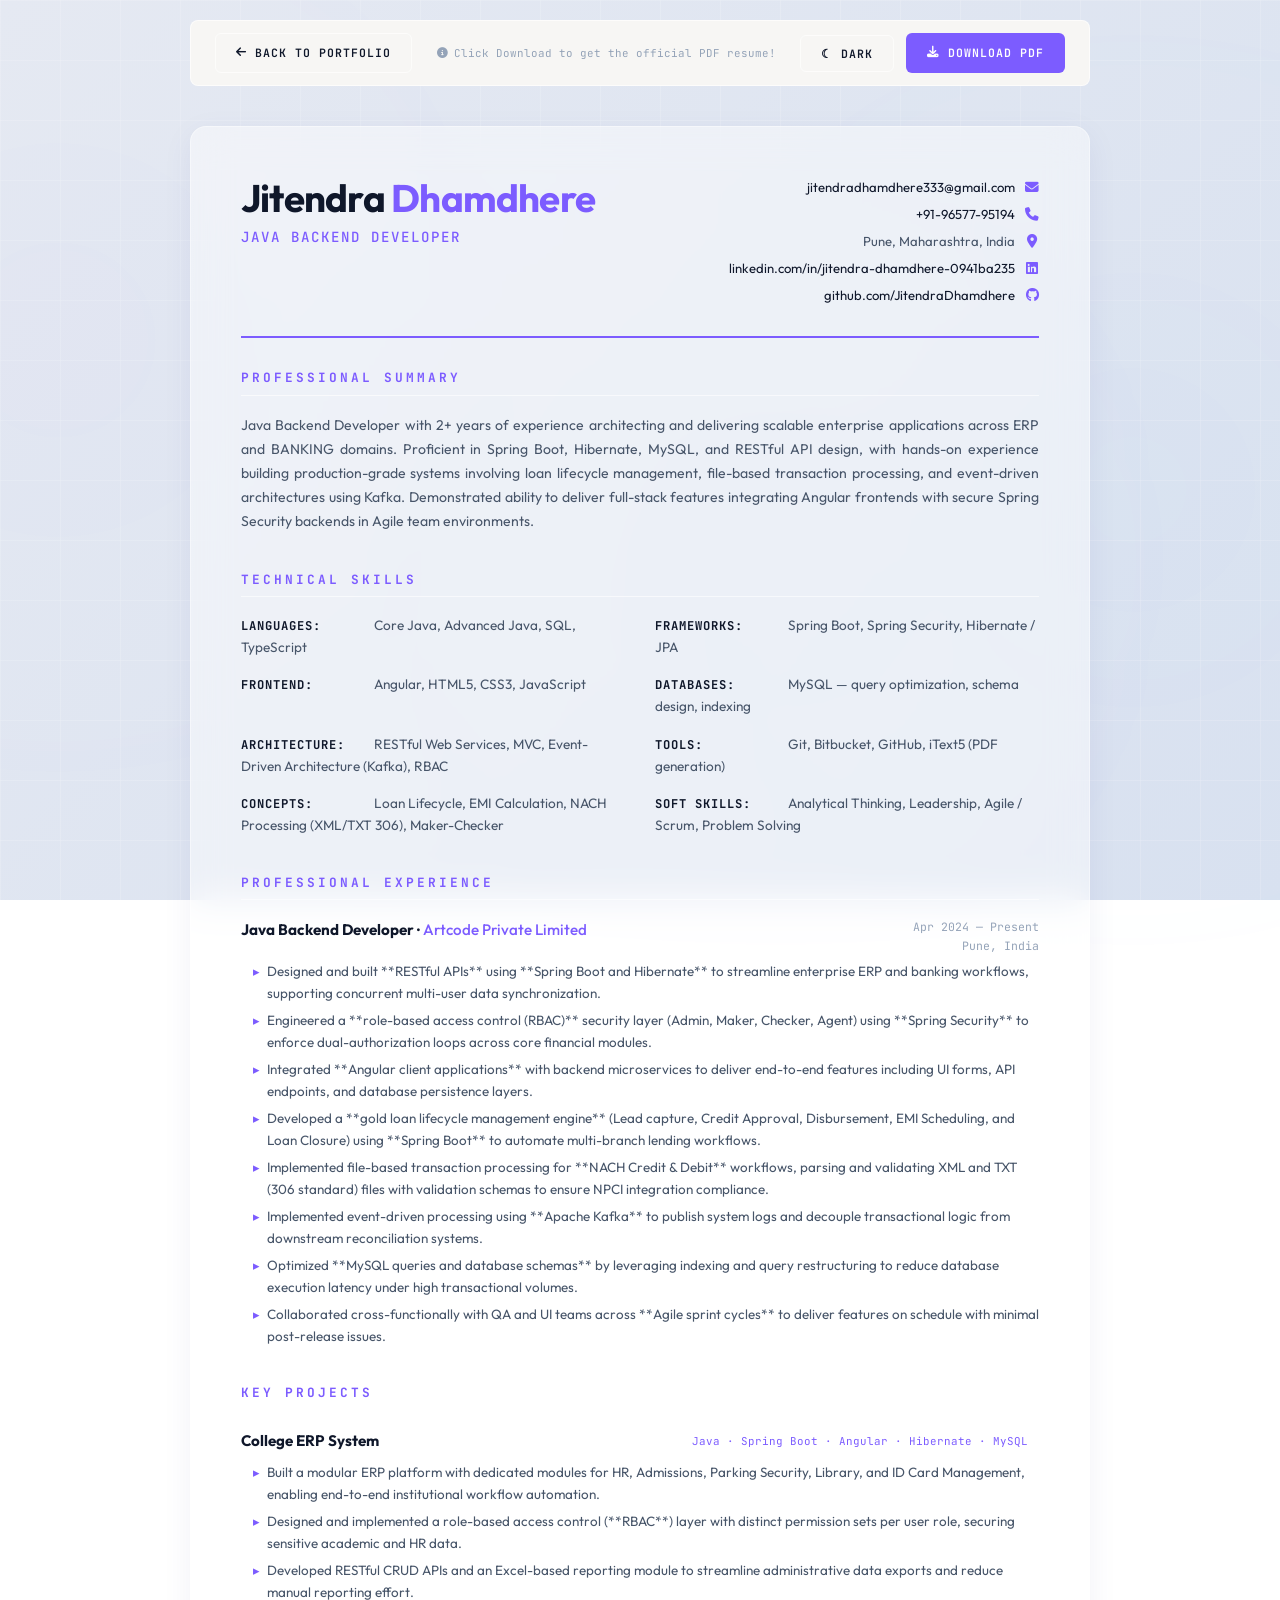
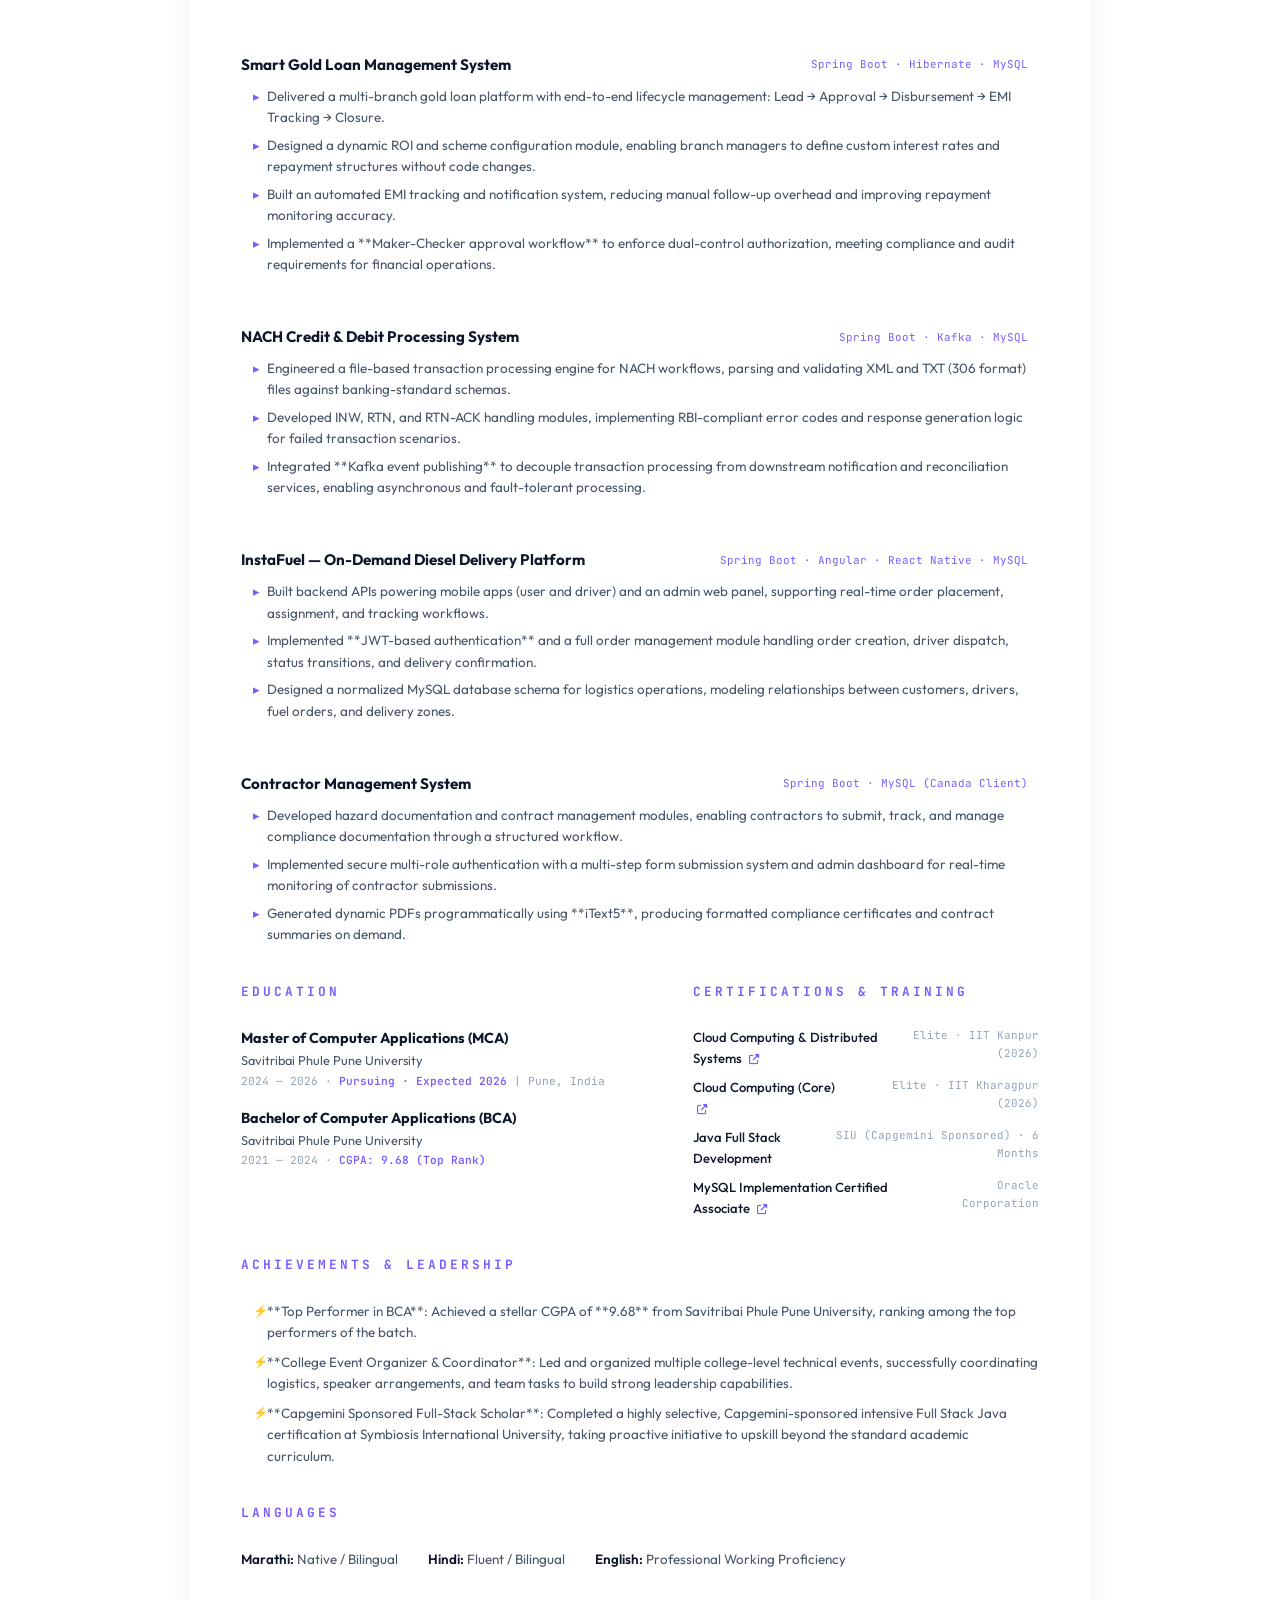
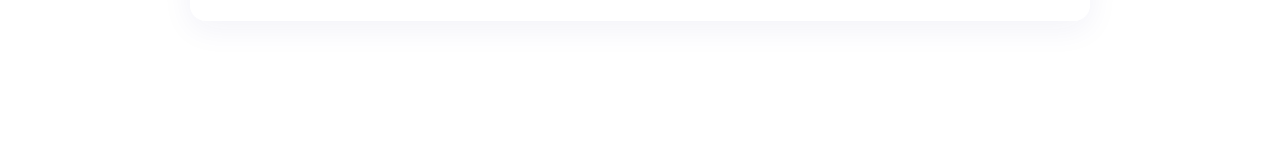
<file: resume.html>
<!DOCTYPE html>
<html lang="en">
<head>
  <meta charset="UTF-8">
  <meta http-equiv="X-UA-Compatible" content="IE=edge">
  <meta name="viewport" content="width=device-width, initial-scale=1.0">

  <!-- SEO Meta Tags -->
  <meta name="keywords" content="Jitendra Dhamdhere, Jitendra Dhamdhere Java Developer, Jitendra Dhamdhere Pune, Resume, CV, Java Backend Developer, Spring Boot, Kafka, MySQL, Pune Software Engineer, PDF Resume">
  <meta name="description" content="Professional Resume of Jitendra Dhamdhere, a Java Backend Developer in Pune. 2+ years of experience specializing in Java, Spring Boot, Microservices, and MySQL.">
  <meta name="author" content="Jitendra Dhamdhere">
  <meta name="robots" content="index, follow">
  <meta name="theme-color" content="#01020a">
  <link rel="canonical" href="https://jitendradhamdhere.github.io/portfolio/resume.html">

  <!-- Open Graph Meta Tags -->
  <meta property="og:title" content="Resume | Jitendra Dhamdhere | Java Developer | Pune">
  <meta property="og:description" content="Professional Resume of Jitendra Dhamdhere, a Java Backend Developer in Pune. 2+ years of experience specializing in Java, Spring Boot, Microservices, and MySQL.">
  <meta property="og:image" content="https://jitendradhamdhere.github.io/portfolio/assets/images/jitendra.jpg">
  <meta property="og:url" content="https://jitendradhamdhere.github.io/portfolio/resume.html">
  <meta property="og:type" content="profile">
  <meta property="og:site_name" content="Jitendra Dhamdhere Portfolio">

  <!-- Twitter Card Meta Tags -->
  <meta name="twitter:card" content="summary_large_image">
  <meta name="twitter:title" content="Resume | Jitendra Dhamdhere | Java Developer | Pune">
  <meta name="twitter:description" content="Professional Resume of Jitendra Dhamdhere, a Java Backend Developer in Pune. 2+ years of experience specializing in Java, Spring Boot, Microservices, and MySQL.">
  <meta name="twitter:image" content="https://jitendradhamdhere.github.io/portfolio/assets/images/jitendra.jpg">

  <!-- Title -->
  <title>Resume | Jitendra Dhamdhere | Java Developer | Pune</title>

  <!-- Favicon -->
  <link rel="icon" id="favicon" type="image/svg+xml" href="./assets/images/favicon.svg">
  <link rel="alternate icon" type="image/png" sizes="32x32" href="./assets/images/favicon-32x32.png">
  <link rel="alternate icon" type="image/png" sizes="16x16" href="./assets/images/favicon-16x16.png">
  <link rel="apple-touch-icon" sizes="180x180" href="./assets/images/apple-touch-icon.png">

  <!-- Fonts -->
  <link rel="preconnect" href="https://fonts.googleapis.com">
  <link rel="preconnect" href="https://fonts.gstatic.com" crossorigin>
  <link href="https://fonts.googleapis.com/css2?family=JetBrains+Mono:wght@300;400;500;600;700&family=Outfit:wght@300;400;500;600;700&display=swap" rel="stylesheet">

  <!-- Font Awesome Icons -->
  <link rel="stylesheet" href="https://cdnjs.cloudflare.com/ajax/libs/font-awesome/6.5.1/css/all.min.css">

  <style>
    /* ═══════════════════════════════════════════
       DIGITAL RESUME CSS (Slate & Emerald Theme)
       ═══════════════════════════════════════════ */
    :root {
      --bg: #01020a;
      --bg1: rgba(255, 255, 255, 0.05);
      --surface: rgba(255, 255, 255, 0.07);
      --border: rgba(255, 255, 255, 0.1);
      --border-dark: rgba(255, 255, 255, 0.18);
      --border-glass: rgba(255, 255, 255, 0.12);
      
      --green: #5ec8ff;
      --green-dark: #7c5cff;
      --amber: #00e5ff;
      
      --text: #f1f5f9;
      --muted: #94a3b8;
      --dim: #64748b;
      
      --sans: 'Poppins', 'Outfit', sans-serif;
      --code: 'JetBrains Mono', monospace;

      --backdrop-blur: blur(18px);
      --box-shadow-glass: 0 8px 32px 0 rgba(0, 0, 0, 0.45);
    }

    [data-theme="light"] {
      --bg: #e5e9f2;
      --bg1: rgba(255, 255, 255, 0.45);
      --surface: rgba(255, 255, 255, 0.65);
      --border: rgba(255, 255, 255, 0.4);
      --border-dark: rgba(255, 255, 255, 0.6);
      --border-glass: rgba(255, 255, 255, 0.4);
      
      --green: #7c5cff;
      --green-dark: #5ec8ff;
      --amber: #7c5cff;
      
      --text: #0f172a;
      --muted: #475569;
      --dim: #94a3b8;

      --box-shadow-glass: 0 8px 32px 0 rgba(31, 38, 135, 0.06);
    }

    * {
      box-sizing: border-box;
      margin: 0;
      padding: 0;
    }

    body {
      background: linear-gradient(135deg, #01020a 0%, #03040e 50%, #060915 100%);
      background-attachment: fixed;
      color: var(--text);
      font-family: var(--sans);
      line-height: 1.6;
      padding-bottom: 80px;
    }
    [data-theme="light"] body {
      background: linear-gradient(135deg, #e5e9f2 0%, #d8e1f0 100%);
      background-attachment: fixed;
    }

    /* Background Geometric Accents */
    body::before {
      content: '';
      position: fixed;
      inset: 0;
      z-index: -1;
      background-image: 
        linear-gradient(var(--border) 1px, transparent 1px),
        linear-gradient(90deg, var(--border) 1px, transparent 1px);
      background-size: 60px 60px;
      opacity: 0.4;
      pointer-events: none;
    }

    .resume-wrapper {
      max-width: 900px;
      margin: 40px auto;
      background: var(--bg1);
      backdrop-filter: var(--backdrop-blur);
      -webkit-backdrop-filter: var(--backdrop-blur);
      border: 1px solid var(--border-glass);
      border-radius: 16px;
      box-shadow: var(--box-shadow-glass);
      overflow: hidden;
      padding: 50px;
      transition: all 0.3s ease;
    }

    /* Float / Sticky Top Action Utility Bar */
    .action-bar {
      max-width: 900px;
      margin: 20px auto 0;
      display: flex;
      justify-content: space-between;
      align-items: center;
      padding: 12px 24px;
      background: rgba(12, 15, 13, 0.85);
      border: 1px solid var(--border-dark);
      border-radius: 8px;
      backdrop-filter: blur(15px);
      position: sticky;
      top: 20px;
      z-index: 100;
    }
    [data-theme="light"] .action-bar {
      background: rgba(248, 247, 244, 0.95);
    }

    .action-btn {
      display: inline-flex;
      align-items: center;
      gap: 8px;
      padding: 10px 20px;
      font-family: var(--code);
      font-size: 0.72rem;
      font-weight: 600;
      text-transform: uppercase;
      letter-spacing: 1px;
      border-radius: 6px;
      cursor: pointer;
      text-decoration: none;
      border: 1px solid transparent;
    }

    .btn-primary {
      background: var(--green);
      color: var(--bg);
    }
    .btn-primary:hover {
      background: var(--green-dark);
      transform: translateY(-1px);
      box-shadow: 0 4px 15px rgba(0, 255, 128, 0.25);
    }
    [data-theme="light"] .btn-primary {
      color: #ffffff;
    }
    [data-theme="light"] .btn-primary:hover {
      box-shadow: 0 4px 15px rgba(13, 110, 63, 0.2);
    }

    .btn-secondary {
      background: transparent;
      color: var(--text);
      border: 1px solid var(--border-dark);
    }
    .btn-secondary:hover {
      border-color: var(--green);
      color: var(--green);
      background: var(--surface);
    }

    .action-info {
      font-family: var(--code);
      font-size: 0.68rem;
      color: var(--dim);
      display: flex;
      align-items: center;
      gap: 6px;
    }

    /* ─── RESUME STRUCTURE ─── */
    /* Header Block */
    .resume-header {
      border-bottom: 2px solid var(--green);
      padding-bottom: 30px;
      margin-bottom: 30px;
      display: flex;
      justify-content: space-between;
      align-items: flex-start;
      flex-wrap: wrap;
      gap: 20px;
    }

    .name-title h1 {
      font-size: 2.4rem;
      font-weight: 700;
      letter-spacing: -0.02em;
      line-height: 1.1;
      color: var(--text);
    }
    .name-title h1 span {
      color: var(--green);
    }
    
    .name-title p {
      font-family: var(--code);
      font-size: 0.88rem;
      color: var(--green);
      text-transform: uppercase;
      letter-spacing: 2px;
      margin-top: 6px;
      font-weight: 500;
    }

    .contact-details {
      list-style: none;
      text-align: right;
      font-size: 0.82rem;
      color: var(--muted);
      display: flex;
      flex-direction: column;
      gap: 6px;
    }

    .contact-details li {
      display: flex;
      align-items: center;
      justify-content: flex-end;
      gap: 10px;
    }

    .contact-details li i {
      color: var(--green);
      font-size: 0.85rem;
      width: 14px;
      text-align: center;
    }

    .contact-details a {
      color: var(--text);
      text-decoration: none;
    }
    .contact-details a:hover {
      color: var(--green);
      text-decoration: underline;
    }

    /* Section Structure */
    .resume-section {
      margin-bottom: 36px;
    }
    
    .resume-section:last-child {
      margin-bottom: 0;
    }

    .section-title {
      font-family: var(--code);
      font-size: 0.8rem;
      color: var(--green);
      text-transform: uppercase;
      letter-spacing: 3px;
      border-bottom: 1px solid var(--border-dark);
      padding-bottom: 6px;
      margin-bottom: 18px;
      font-weight: 700;
    }

    .summary-text {
      font-size: 0.88rem;
      color: var(--muted);
      line-height: 1.7;
      text-align: justify;
    }

    /* Skills Grid */
    .skills-grid {
      display: grid;
      grid-template-columns: 1fr 1fr;
      gap: 16px 30px;
    }

    .skill-cat {
      font-size: 0.85rem;
      color: var(--muted);
    }

    .skill-cat strong {
      color: var(--text);
      font-family: var(--code);
      font-size: 0.76rem;
      text-transform: uppercase;
      letter-spacing: 1px;
      display: inline-block;
      width: 130px;
    }

    /* Timeline Work / Projects */
    .exp-item {
      margin-bottom: 24px;
    }
    .exp-item:last-child {
      margin-bottom: 0;
    }

    .exp-header {
      display: flex;
      justify-content: space-between;
      align-items: flex-start;
      flex-wrap: wrap;
      margin-bottom: 6px;
    }

    .exp-company-role {
      font-size: 0.95rem;
      font-weight: 700;
      color: var(--text);
    }
    .exp-company-role span {
      color: var(--green);
      font-weight: 500;
    }

    .exp-time-place {
      font-family: var(--code);
      font-size: 0.72rem;
      color: var(--dim);
      text-align: right;
    }

    .exp-bullets {
      list-style: none;
      padding-left: 12px;
    }

    .exp-bullets li {
      font-size: 0.84rem;
      color: var(--muted);
      line-height: 1.6;
      margin-bottom: 6px;
      position: relative;
      padding-left: 14px;
    }

    .exp-bullets li::before {
      content: '▸';
      color: var(--green);
      position: absolute;
      left: 0;
      top: 0;
      font-size: 0.8rem;
    }

    .exp-bullets li strong {
      color: var(--text);
      font-weight: 600;
    }

    /* Projects Subsection */
    .proj-item {
      margin-bottom: 24px;
      border-bottom: 1px dashed var(--border);
      padding-bottom: 18px;
    }
    .proj-item:last-child {
      margin-bottom: 0;
      border-bottom: none;
      padding-bottom: 0;
    }

    .proj-header {
      display: flex;
      justify-content: space-between;
      align-items: center;
      margin-bottom: 8px;
    }

    .proj-name {
      font-size: 0.95rem;
      font-weight: 700;
      color: var(--text);
    }

    .proj-tech {
      font-family: var(--code);
      font-size: 0.68rem;
      color: var(--green);
      background: var(--surface);
      border: 1px solid var(--border);
      padding: 3px 10px;
      border-radius: 4px;
    }

    /* Education & Certs Split Layout */
    .split-grid {
      display: grid;
      grid-template-columns: 1.1fr 0.9fr;
      gap: 30px;
    }

    .edu-item {
      margin-bottom: 16px;
    }
    .edu-item:last-child {
      margin-bottom: 0;
    }

    .edu-degree {
      font-size: 0.9rem;
      font-weight: 700;
      color: var(--text);
    }

    .edu-meta {
      font-size: 0.8rem;
      color: var(--muted);
      margin-bottom: 2px;
    }

    .edu-date-gpa {
      font-family: var(--code);
      font-size: 0.7rem;
      color: var(--dim);
    }
    
    .edu-gpa-highlight {
      color: var(--amber);
      font-weight: 600;
    }

    .cert-item {
      display: flex;
      justify-content: space-between;
      font-size: 0.82rem;
      color: var(--muted);
      margin-bottom: 8px;
    }
    
    .cert-item:last-child {
      margin-bottom: 0;
    }

    .cert-name {
      color: var(--text);
      font-weight: 500;
    }

    .cert-item:hover .cert-name {
      color: var(--green);
      text-decoration: underline;
    }

    .cert-issuer {
      font-family: var(--code);
      font-size: 0.68rem;
      color: var(--dim);
      text-align: right;
    }

    /* Achievements section */
    .achievements-bullets {
      list-style: none;
      padding-left: 12px;
    }
    .achievements-bullets li {
      font-size: 0.84rem;
      color: var(--muted);
      line-height: 1.6;
      margin-bottom: 8px;
      position: relative;
      padding-left: 14px;
    }
    .achievements-bullets li::before {
      content: '⚡';
      color: var(--amber);
      position: absolute;
      left: 0;
      top: 0;
      font-size: 0.75rem;
    }

    /* Languages Grid */
    .languages-wrap {
      display: flex;
      gap: 30px;
      font-size: 0.84rem;
      color: var(--muted);
    }
    .lang-item strong {
      color: var(--text);
      font-weight: 600;
    }



    /* Theme Transition Rule */
    body, .resume-wrapper, .action-bar, .action-btn, .section-title, .proj-tech, .cert-item, .contact-details a, h1, p, span, li, strong, i {
      transition: background 0.3s ease, color 0.3s ease, border-color 0.3s ease, box-shadow 0.3s ease;
    }

    /* ═══════════════════════════════════════════
       PRINT OPTIMIZATIONS (CSS @media print)
       ═══════════════════════════════════════════ */
    @media print {
      /* Reset standard styling variables for paper-perfect black/white output */
      :root {
        --bg: #ffffff;
        --bg1: #ffffff;
        --text: #000000;
        --muted: #333333;
        --dim: #555555;
        --surface: #f4f4f4;
        --border: #dddddd;
        --border-dark: #aaaaaa;
        --green: #008040; /* High contrast dark green for headers */
        --green-dark: #006633;
        --amber: #885500;
      }

      /* Base overrides */
      body {
        background: #ffffff;
        color: #000000;
        padding-bottom: 0;
        font-size: 10pt; /* Professional print font scale */
        line-height: 1.4;
      }

      body::before {
        display: none !important; /* Hide background grid */
      }

      .action-bar {
        display: none !important; /* Hide floating bar */
      }

      .resume-wrapper {
        border: none !important;
        box-shadow: none !important;
        padding: 0 !important;
        margin: 0 !important;
        max-width: 100% !important;
        background: #ffffff !important;
      }

      /* Formatting for standard paper page sizes */
      @page {
        size: letter;
        margin: 0.4in 0.5in; /* Industry standard boundaries */
      }

      /* Typography adjustments */
      .name-title h1 {
        font-size: 20pt;
        color: #000000;
      }
      .name-title h1 span {
        color: #008040; /* Darker ink-friendly green */
      }
      .name-title p {
        font-size: 9pt;
        color: #008040;
        letter-spacing: 1.5px;
      }

      .contact-details {
        font-size: 8pt;
        color: #333333;
      }
      .contact-details li i {
        color: #008040;
      }

      .section-title {
        font-size: 8.5pt;
        color: #008040;
        border-bottom: 1.5px solid #008040;
        padding-bottom: 2px;
        margin-bottom: 8px;
        margin-top: 14px;
      }

      .summary-text {
        font-size: 9pt;
        color: #222222;
      }

      .skills-grid {
        gap: 6px 30px;
      }
      .skill-cat strong {
        font-size: 7.5pt;
        color: #000000;
        width: 100px;
      }
      .skill-cat {
        font-size: 8.5pt;
      }

      /* Timeline & Spacing */
      .exp-item {
        margin-bottom: 10px;
        page-break-inside: avoid; /* Prevent orphans */
      }
      .exp-header {
        margin-bottom: 2px;
      }
      .exp-company-role {
        font-size: 9.5pt;
        color: #000000;
      }
      .exp-time-place {
        font-size: 7.5pt;
        color: #444444;
      }
      .exp-bullets li {
        font-size: 8.5pt;
        color: #222222;
        margin-bottom: 2px;
        line-height: 1.35;
      }
      .exp-bullets li::before {
        color: #008040;
      }

      .proj-item {
        margin-bottom: 10px;
        border-bottom: none;
        padding-bottom: 0;
        page-break-inside: avoid;
      }
      .proj-header {
        margin-bottom: 2px;
      }
      .proj-name {
        font-size: 9.5pt;
      }
      .proj-tech {
        font-size: 7pt;
        color: #008040;
        border: 1px solid #008040;
        background: none;
        padding: 1px 6px;
      }

      .split-grid {
        grid-template-columns: 1fr 1fr;
        gap: 20px;
      }

      .edu-item {
        margin-bottom: 8px;
        page-break-inside: avoid;
      }
      .edu-degree {
        font-size: 9pt;
      }
      .edu-meta {
        font-size: 8pt;
      }
      .edu-date-gpa {
        font-size: 7.5pt;
      }

      .cert-item {
        font-size: 8.5pt;
        margin-bottom: 4px;
        page-break-inside: avoid;
      }
      .cert-issuer {
        font-size: 7pt;
      }

      .achievements-bullets li {
        font-size: 8.5pt;
        margin-bottom: 4px;
        line-height: 1.35;
      }

      /* Force page breaks cleanly if it leaks */
      .force-page-break {
        page-break-before: always;
      }
    }

    /* Screen adjustment for tablet viewports */
    @media (max-width: 768px) {
      .resume-wrapper {
        padding: 30px;
        margin: 20px 10px;
      }
      .resume-header {
        flex-direction: column;
        align-items: flex-start;
      }
      .contact-details {
        text-align: left;
      }
      .contact-details li {
        justify-content: flex-start;
      }
      .skills-grid {
        grid-template-columns: 1fr;
        gap: 12px;
      }
      .split-grid {
        grid-template-columns: 1fr;
        gap: 30px;
      }
    }



    .space-mid-layer {
      position: fixed;
      inset: 0;
      width: 100vw;
      height: 100vh;
      z-index: -2;
      pointer-events: none;
      will-change: transform;
    }

    .space-nebula {
      position: absolute;
      border-radius: 50%;
      filter: blur(130px);
      opacity: 0.07;
      mix-blend-mode: screen;
      will-change: transform;
      transition: background 1.5s ease, opacity 0.5s ease;
    }
    [data-theme="light"] .space-nebula {
      opacity: 0.02;
      mix-blend-mode: multiply;
      filter: blur(105px);
    }
    .space-nebula.orb-1 {
      width: 500px;
      height: 500px;
      background: radial-gradient(circle, var(--green) 0%, transparent 70%);
      top: 10%;
      left: -15%;
    }
    .space-nebula.orb-2 {
      width: 550px;
      height: 550px;
      background: radial-gradient(circle, var(--green-dark) 0%, transparent 70%);
      bottom: 15%;
      right: -10%;
    }
    .space-nebula.orb-3 {
      width: 400px;
      height: 400px;
      background: radial-gradient(circle, var(--green) 0%, transparent 70%);
      top: 40%;
      left: 45%;
    }
  </style>
</head>

  <div class="space-mid-layer">
    <div class="space-nebula orb-1"></div>
    <div class="space-nebula orb-2"></div>
    <div class="space-nebula orb-3"></div>
  </div>

  <!-- Floating / Sticky Action Bar -->
  <nav class="action-bar" aria-label="Action Navigation">
    <a href="./index.html" class="action-btn btn-secondary">
      <i class="fas fa-arrow-left"></i> Back to Portfolio
    </a>
    
    <div class="action-info">
      <i class="fas fa-info-circle"></i>
      <span>Click Download to get the official PDF resume!</span>
    </div>

    <div style="display: flex; gap: 12px; align-items: center;">
      <button id="theme-toggle" class="action-btn btn-secondary" aria-label="Toggle Theme">☀ Light</button>
      <a href="./assets/Jitendra_Dhamdhere_Java_Developer_Resume.pdf" download="Jitendra_Dhamdhere_Resume.pdf" target="_blank" rel="noopener noreferrer" class="action-btn btn-primary">
        <i class="fas fa-download"></i> Download PDF
      </a>
    </div>
  </nav>

  <!-- Main Resume Content Canvas -->
  <main class="resume-wrapper">
    
    <!-- ─── HEADER BLOCK ─── -->
    <div class="resume-header">
      <div class="name-title">
        <h1>Jitendra <span>Dhamdhere</span></h1>
        <p>Java Backend Developer</p>
      </div>
      <ul class="contact-details">
        <li>
          <a href="mailto:jitendradhamdhere333@gmail.com">jitendradhamdhere333@gmail.com</a>
          <i class="fas fa-envelope"></i>
        </li>
        <li>
          <a href="tel:+919657795194">+91-96577-95194</a>
          <i class="fas fa-phone"></i>
        </li>
        <li>
          Pune, Maharashtra, India
          <i class="fas fa-map-marker-alt"></i>
        </li>
        <li>
          <a href="https://www.linkedin.com/in/jitendra-dhamdhere-0941ba235/" target="_blank">linkedin.com/in/jitendra-dhamdhere-0941ba235</a>
          <i class="fab fa-linkedin"></i>
        </li>
        <li>
          <a href="https://github.com/JitendraDhamdhere" target="_blank">github.com/JitendraDhamdhere</a>
          <i class="fab fa-github"></i>
        </li>
      </ul>
    </div>

    <!-- ─── SUMMARY BLOCK ─── -->
    <div class="resume-section">
      <h2 class="section-title">Professional Summary</h2>
      <p class="summary-text">
        Java Backend Developer with 2+ years of experience architecting and delivering scalable enterprise applications across ERP and BANKING domains. Proficient in Spring Boot, Hibernate, MySQL, and RESTful API design, with hands-on experience building production-grade systems involving loan lifecycle management, file-based transaction processing, and event-driven architectures using Kafka. Demonstrated ability to deliver full-stack features integrating Angular frontends with secure Spring Security backends in Agile team environments.
      </p>
    </div>

    <!-- ─── SKILLS MATRIX BLOCK ─── -->
    <div class="resume-section">
      <h2 class="section-title">Technical Skills</h2>
      <div class="skills-grid">
        <div class="skill-cat">
          <strong>Languages:</strong> Core Java, Advanced Java, SQL, TypeScript
        </div>
        <div class="skill-cat">
          <strong>Frameworks:</strong> Spring Boot, Spring Security, Hibernate / JPA
        </div>
        <div class="skill-cat">
          <strong>Frontend:</strong> Angular, HTML5, CSS3, JavaScript
        </div>
        <div class="skill-cat">
          <strong>Databases:</strong> MySQL — query optimization, schema design, indexing
        </div>
        <div class="skill-cat">
          <strong>Architecture:</strong> RESTful Web Services, MVC, Event-Driven Architecture (Kafka), RBAC
        </div>
        <div class="skill-cat">
          <strong>Tools:</strong> Git, Bitbucket, GitHub, iText5 (PDF generation)
        </div>
        <div class="skill-cat">
          <strong>Concepts:</strong> Loan Lifecycle, EMI Calculation, NACH Processing (XML/TXT 306), Maker-Checker
        </div>
        <div class="skill-cat">
          <strong>Soft Skills:</strong> Analytical Thinking, Leadership, Agile / Scrum, Problem Solving
        </div>
      </div>
    </div>

    <!-- ─── PROFESSIONAL TIMELINE BLOCK ─── -->
    <div class="resume-section">
      <h2 class="section-title">Professional Experience</h2>
      
      <!-- Artcode -->
      <div class="exp-item">
        <div class="exp-header">
          <div class="exp-company-role">
            Java Backend Developer · <span>Artcode Private Limited</span>
          </div>
          <div class="exp-time-place">
            Apr 2024 — Present<br>Pune, India
          </div>
        </div>
        <ul class="exp-bullets">
          <li>Designed and built **RESTful APIs** using **Spring Boot and Hibernate** to streamline enterprise ERP and banking workflows, supporting concurrent multi-user data synchronization.</li>
          <li>Engineered a **role-based access control (RBAC)** security layer (Admin, Maker, Checker, Agent) using **Spring Security** to enforce dual-authorization loops across core financial modules.</li>
          <li>Integrated **Angular client applications** with backend microservices to deliver end-to-end features including UI forms, API endpoints, and database persistence layers.</li>
          <li>Developed a **gold loan lifecycle management engine** (Lead capture, Credit Approval, Disbursement, EMI Scheduling, and Loan Closure) using **Spring Boot** to automate multi-branch lending workflows.</li>
          <li>Implemented file-based transaction processing for **NACH Credit &amp; Debit** workflows, parsing and validating XML and TXT (306 standard) files with validation schemas to ensure NPCI integration compliance.</li>
          <li>Implemented event-driven processing using **Apache Kafka** to publish system logs and decouple transactional logic from downstream reconciliation systems.</li>
          <li>Optimized **MySQL queries and database schemas** by leveraging indexing and query restructuring to reduce database execution latency under high transactional volumes.</li>
          <li>Collaborated cross-functionally with QA and UI teams across **Agile sprint cycles** to deliver features on schedule with minimal post-release issues.</li>
        </ul>
      </div>
    </div>

    <!-- ─── KEY PROJECTS BLOCK ─── -->
    <div class="resume-section">
      <h2 class="section-title">Key Projects</h2>
      
      <!-- Project 1 -->
      <div class="proj-item">
        <div class="proj-header">
          <div class="proj-name">College ERP System</div>
          <span class="proj-tech">Java · Spring Boot · Angular · Hibernate · MySQL</span>
        </div>
        <ul class="exp-bullets">
          <li>Built a modular ERP platform with dedicated modules for HR, Admissions, Parking Security, Library, and ID Card Management, enabling end-to-end institutional workflow automation.</li>
          <li>Designed and implemented a role-based access control (**RBAC**) layer with distinct permission sets per user role, securing sensitive academic and HR data.</li>
          <li>Developed RESTful CRUD APIs and an Excel-based reporting module to streamline administrative data exports and reduce manual reporting effort.</li>
        </ul>
      </div>

      <!-- Project 2 -->
      <div class="proj-item">
        <div class="proj-header">
          <div class="proj-name">Smart Gold Loan Management System</div>
          <span class="proj-tech">Spring Boot · Hibernate · MySQL</span>
        </div>
        <ul class="exp-bullets">
          <li>Delivered a multi-branch gold loan platform with end-to-end lifecycle management: Lead &rarr; Approval &rarr; Disbursement &rarr; EMI Tracking &rarr; Closure.</li>
          <li>Designed a dynamic ROI and scheme configuration module, enabling branch managers to define custom interest rates and repayment structures without code changes.</li>
          <li>Built an automated EMI tracking and notification system, reducing manual follow-up overhead and improving repayment monitoring accuracy.</li>
          <li>Implemented a **Maker-Checker approval workflow** to enforce dual-control authorization, meeting compliance and audit requirements for financial operations.</li>
        </ul>
      </div>

      <!-- Project 3 -->
      <div class="proj-item">
        <div class="proj-header">
          <div class="proj-name">NACH Credit &amp; Debit Processing System</div>
          <span class="proj-tech">Spring Boot · Kafka · MySQL</span>
        </div>
        <ul class="exp-bullets">
          <li>Engineered a file-based transaction processing engine for NACH workflows, parsing and validating XML and TXT (306 format) files against banking-standard schemas.</li>
          <li>Developed INW, RTN, and RTN-ACK handling modules, implementing RBI-compliant error codes and response generation logic for failed transaction scenarios.</li>
          <li>Integrated **Kafka event publishing** to decouple transaction processing from downstream notification and reconciliation services, enabling asynchronous and fault-tolerant processing.</li>
        </ul>
      </div>

      <!-- Project 4 -->
      <div class="proj-item">
        <div class="proj-header">
          <div class="proj-name">InstaFuel — On-Demand Diesel Delivery Platform</div>
          <span class="proj-tech">Spring Boot · Angular · React Native · MySQL</span>
        </div>
        <ul class="exp-bullets">
          <li>Built backend APIs powering mobile apps (user and driver) and an admin web panel, supporting real-time order placement, assignment, and tracking workflows.</li>
          <li>Implemented **JWT-based authentication** and a full order management module handling order creation, driver dispatch, status transitions, and delivery confirmation.</li>
          <li>Designed a normalized MySQL database schema for logistics operations, modeling relationships between customers, drivers, fuel orders, and delivery zones.</li>
        </ul>
      </div>

      <!-- Project 5 -->
      <div class="proj-item">
        <div class="proj-header">
          <div class="proj-name">Contractor Management System</div>
          <span class="proj-tech">Spring Boot · MySQL (Canada Client)</span>
        </div>
        <ul class="exp-bullets">
          <li>Developed hazard documentation and contract management modules, enabling contractors to submit, track, and manage compliance documentation through a structured workflow.</li>
          <li>Implemented secure multi-role authentication with a multi-step form submission system and admin dashboard for real-time monitoring of contractor submissions.</li>
          <li>Generated dynamic PDFs programmatically using **iText5**, producing formatted compliance certificates and contract summaries on demand.</li>
        </ul>
      </div>
    </div>

    <!-- ─── EDUCATION & CREDENTIALS SECTION ─── -->
    <div class="resume-section">
      <div class="split-grid">
        
        <!-- Left half: Education -->
        <div>
          <h2 class="section-title">Education</h2>
          
          <div class="edu-item">
            <div class="edu-degree">Master of Computer Applications (MCA)</div>
            <div class="edu-meta">Savitribai Phule Pune University</div>
            <div class="edu-date-gpa">2024 — 2026 · <span class="edu-gpa-highlight">Pursuing · Expected 2026</span> | Pune, India</div>
          </div>

          <div class="edu-item">
            <div class="edu-degree">Bachelor of Computer Applications (BCA)</div>
            <div class="edu-meta">Savitribai Phule Pune University</div>
            <div class="edu-date-gpa">2021 — 2024 · <span class="edu-gpa-highlight">CGPA: 9.68 (Top Rank)</span></div>
          </div>
        </div>

        <!-- Right half: Certs -->
        <div>
          <h2 class="section-title">Certifications &amp; Training</h2>
          
          <a href="./assets/images/educat/NptlCertificateCloudComputingDistributedSystems.pdf" target="_blank" class="cert-item" style="text-decoration: none;">
            <span class="cert-name">Cloud Computing &amp; Distributed Systems <i class="fas fa-external-link-alt" style="font-size: 0.65rem; color: var(--green); margin-left: 4px;"></i></span>
            <span class="cert-issuer">Elite · IIT Kanpur (2026)</span>
          </a>

          <a href="./assets/images/educat/NptlCertificateCloudComputing.pdf" target="_blank" class="cert-item" style="text-decoration: none;">
            <span class="cert-name">Cloud Computing (Core) <i class="fas fa-external-link-alt" style="font-size: 0.65rem; color: var(--green); margin-left: 4px;"></i></span>
            <span class="cert-issuer">Elite · IIT Kharagpur (2026)</span>
          </a>

          <div class="cert-item">
            <span class="cert-name">Java Full Stack Development</span>
            <span class="cert-issuer">SIU (Capgemini Sponsored) · 6 Months</span>
          </div>

          <a href="./assets/images/oracle_mysql_impl_associate_cert.pdf" target="_blank" class="cert-item" style="text-decoration: none;">
            <span class="cert-name">MySQL Implementation Certified Associate <i class="fas fa-external-link-alt" style="font-size: 0.65rem; color: var(--green); margin-left: 4px;"></i></span>
            <span class="cert-issuer">Oracle Corporation</span>
          </a>
        </div>

      </div>
    </div>

    <!-- ─── ACHIEVEMENTS & LEADERSHIP SECTION ─── -->
    <div class="resume-section">
      <h2 class="section-title">Achievements &amp; Leadership</h2>
      <ul class="achievements-bullets">
        <li>**Top Performer in BCA**: Achieved a stellar CGPA of **9.68** from Savitribai Phule Pune University, ranking among the top performers of the batch.</li>
        <li>**College Event Organizer &amp; Coordinator**: Led and organized multiple college-level technical events, successfully coordinating logistics, speaker arrangements, and team tasks to build strong leadership capabilities.</li>
        <li>**Capgemini Sponsored Full-Stack Scholar**: Completed a highly selective, Capgemini-sponsored intensive Full Stack Java certification at Symbiosis International University, taking proactive initiative to upskill beyond the standard academic curriculum.</li>
      </ul>
    </div>

    <!-- ─── LANGUAGES BLOCK ─── -->
    <div class="resume-section">
      <h2 class="section-title">Languages</h2>
      <div class="languages-wrap">
        <div class="lang-item"><strong>Marathi:</strong> Native / Bilingual</div>
        <div class="lang-item"><strong>Hindi:</strong> Fluent / Bilingual</div>
        <div class="lang-item"><strong>English:</strong> Professional Working Proficiency</div>
      </div>
    </div>

  </main>
  <script>
    const toggle = document.getElementById('theme-toggle');
    const root = document.documentElement;

    // On load — check saved preference or system preference
    const saved = localStorage.getItem('theme');
    const systemDark = window.matchMedia('(prefers-color-scheme: dark)').matches;
    const initial = saved || (systemDark ? 'dark' : 'light');
    root.setAttribute('data-theme', initial);
    updateToggleLabel(initial);

    if (toggle) {
      toggle.addEventListener('click', () => {
        const current = root.getAttribute('data-theme');
        const next = current === 'dark' ? 'light' : 'dark';
        root.setAttribute('data-theme', next);
        localStorage.setItem('theme', next);
        updateToggleLabel(next);
      });
    }

    function updateToggleLabel(theme) {
      if (toggle) {
        toggle.textContent = theme === 'dark' ? '☀ Light' : '☾ Dark';
      }
    }

    // Smooth transitions on theme change
    document.body.style.transition = 'background 0.3s ease, color 0.3s ease';

    // Parallax Scroll Control
    const spaceMidLayer = document.querySelector('.space-mid-layer');

    function handleParallax() {
      const scrollY = window.scrollY;
      if (window.innerWidth >= 768) {
        if (spaceMidLayer) {
          spaceMidLayer.style.transform = `translateY(${-scrollY * 0.1}px)`;
        }
      } else {
        if (spaceMidLayer) spaceMidLayer.style.transform = '';
      }
    }

    let parallaxTicking = false;
    window.addEventListener('scroll', () => {
      if (!parallaxTicking) {
        window.requestAnimationFrame(() => {
          handleParallax();
          parallaxTicking = false;
        });
        parallaxTicking = true;
      }
    });
  </script>
</body>
</html>
</file>
